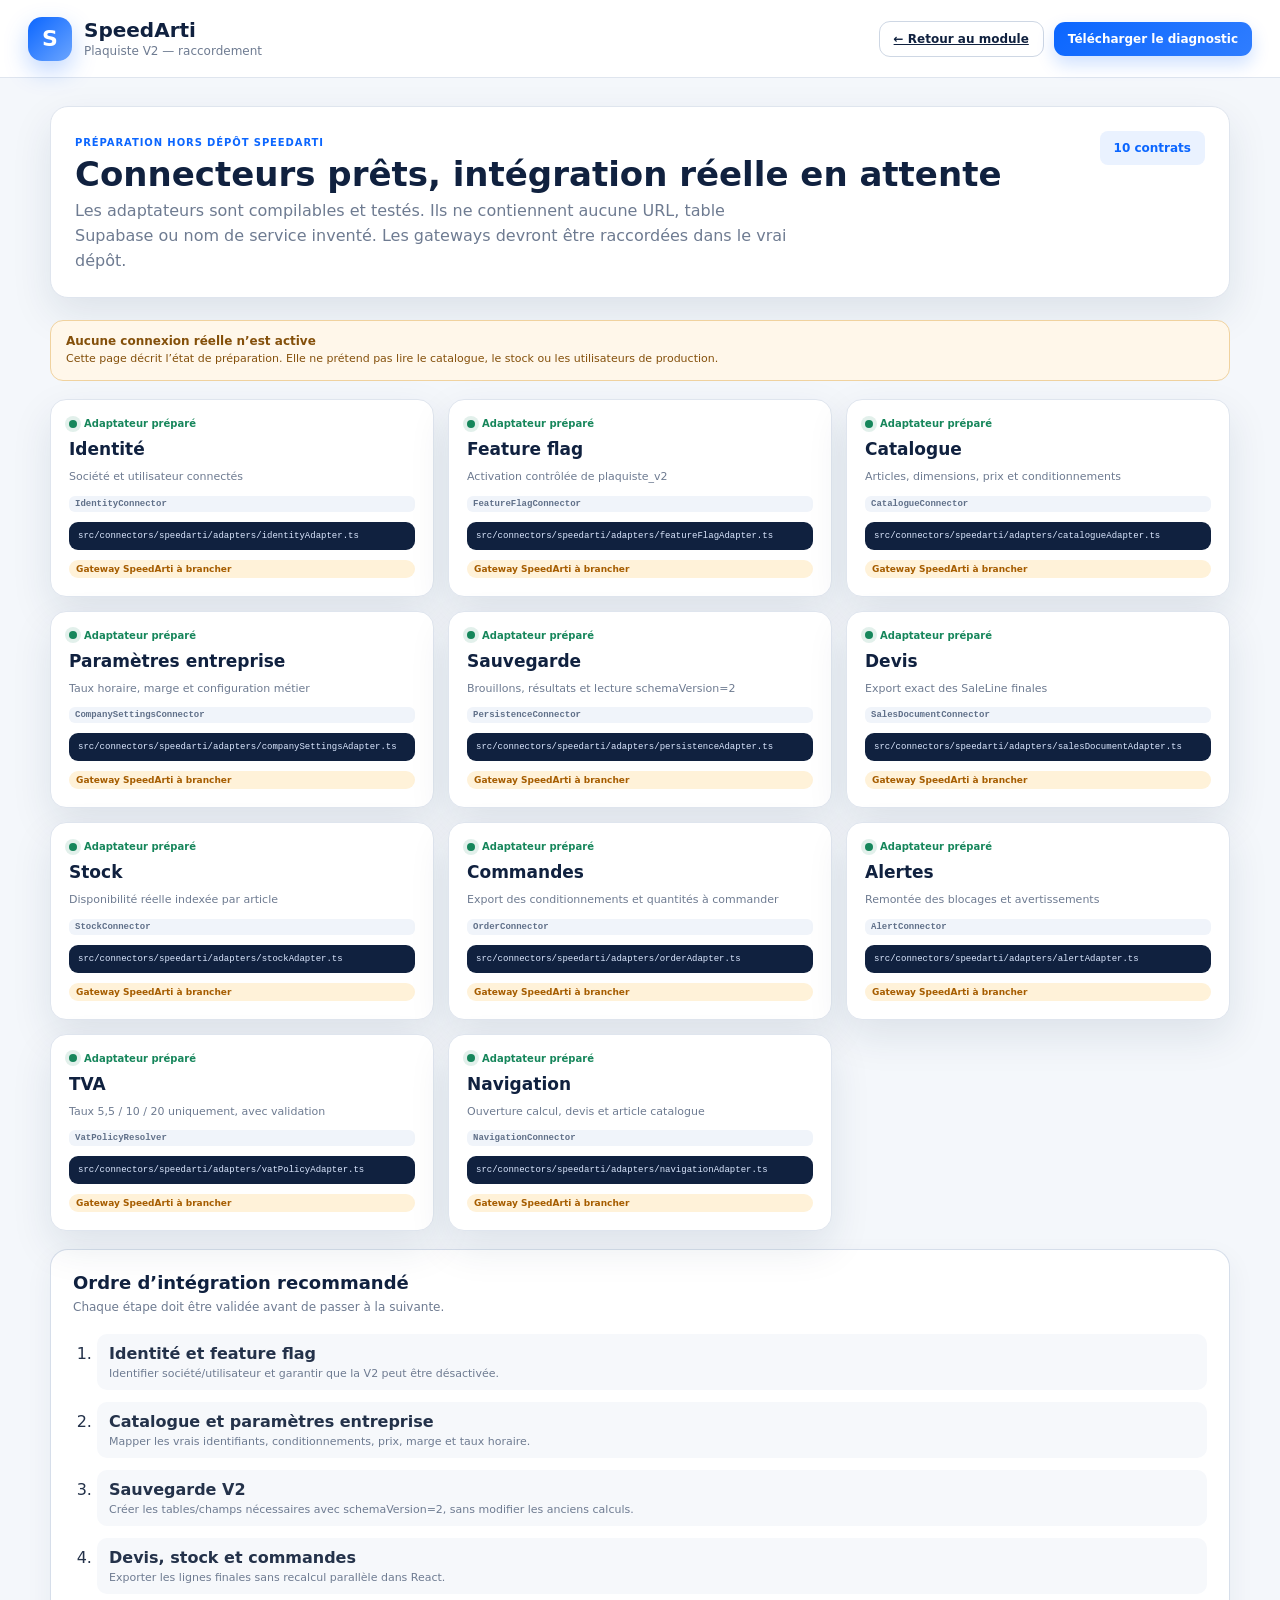
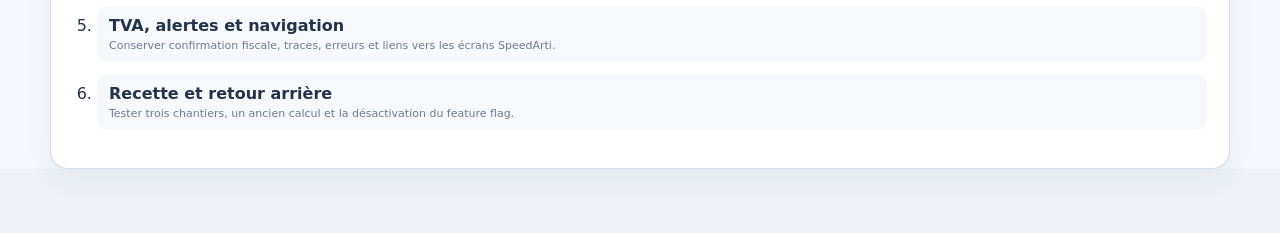
<file: connecteurs.html>
<!doctype html>
<html lang="fr">
<head>
  <meta charset="UTF-8" />
  <meta name="viewport" content="width=device-width, initial-scale=1.0" />
  <title>SpeedArti — Préparation des connecteurs Plaquiste</title>
  <style>
:root {
  --blue: #0b66ff;
  --blue-dark: #064cc4;
  --blue-soft: #eaf2ff;
  --navy: #10213f;
  --text: #24324a;
  --muted: #6e7b91;
  --line: #dfe5ee;
  --surface: #ffffff;
  --surface-soft: #f6f8fb;
  --success: #16865b;
  --warning: #a65d00;
  --danger: #c63838;
  --shadow: 0 16px 40px rgba(20, 45, 80, 0.10);
  --radius: 18px;
  font-family: Inter, ui-sans-serif, system-ui, -apple-system, BlinkMacSystemFont, "Segoe UI", sans-serif;
}

* { box-sizing: border-box; }
html { background: #eef2f7; }
body { margin: 0; color: var(--text); background: linear-gradient(180deg, #f8fbff 0, #eef2f7 100%); min-height: 100vh; }
button, input, select, textarea { font: inherit; }
button { cursor: pointer; }

.app-shell { min-height: 100vh; }
.topbar {
  height: 78px;
  background: rgba(255,255,255,.96);
  border-bottom: 1px solid var(--line);
  display: flex;
  align-items: center;
  justify-content: space-between;
  padding: 0 28px;
  position: sticky;
  top: 0;
  z-index: 50;
  backdrop-filter: blur(14px);
}
.brand-block { display: flex; align-items: center; gap: 12px; }
.brand-mark {
  width: 44px; height: 44px; border-radius: 14px;
  display: grid; place-items: center;
  background: linear-gradient(135deg, var(--blue), #6ba5ff);
  color: white; font-weight: 900; font-size: 22px;
  box-shadow: 0 10px 24px rgba(11,102,255,.26);
}
.brand-name { color: var(--navy); font-weight: 800; font-size: 20px; line-height: 1.1; }
.brand-subtitle { color: var(--muted); font-size: 12px; margin-top: 3px; }
.topbar-actions { display: flex; align-items: center; gap: 10px; }
.status-chip { display: inline-flex; align-items: center; gap: 7px; padding: 8px 11px; border-radius: 999px; background: #eefaf5; color: var(--success); font-size: 12px; font-weight: 700; }
.status-dot { width: 8px; height: 8px; border-radius: 50%; background: var(--success); box-shadow: 0 0 0 4px rgba(22,134,91,.12); }

.workspace { display: grid; grid-template-columns: 250px minmax(0, 1fr) 310px; min-height: calc(100vh - 78px); }
.sidebar { border-right: 1px solid var(--line); padding: 24px 18px; background: rgba(255,255,255,.58); }
.summary-panel { border-left: 1px solid var(--line); padding: 24px 18px; background: rgba(255,255,255,.45); }
.main-content { padding: 28px 32px 34px; min-width: 0; }

.project-card { padding: 16px; border-radius: 16px; background: linear-gradient(135deg, var(--navy), #1f3d70); color: white; margin-bottom: 24px; box-shadow: var(--shadow); }
.project-card .eyebrow { color: #b9c8e7; }
.project-card strong { display: block; margin: 6px 0; font-size: 15px; }
.project-card span:last-child { font-size: 12px; color: #d7e1f4; }
.eyebrow { text-transform: uppercase; letter-spacing: .09em; font-size: 10px; font-weight: 800; color: var(--blue); }

.stepper { display: flex; flex-direction: column; gap: 8px; }
.step-button { width: 100%; border: 0; background: transparent; display: grid; grid-template-columns: 34px 1fr; gap: 10px; align-items: center; padding: 10px; border-radius: 13px; text-align: left; color: var(--muted); }
.step-button:hover { background: rgba(255,255,255,.8); }
.step-button.active { background: var(--surface); color: var(--navy); box-shadow: 0 8px 22px rgba(25,55,90,.08); }
.step-button.done .step-index { background: var(--success); color: white; border-color: var(--success); }
.step-index { width: 32px; height: 32px; border-radius: 11px; display: grid; place-items: center; border: 1px solid var(--line); background: white; font-size: 12px; font-weight: 800; }
.step-button.active .step-index { background: var(--blue); border-color: var(--blue); color: white; }
.step-label strong { display: block; font-size: 13px; color: inherit; }
.step-label span { display: block; font-size: 11px; margin-top: 2px; }
.safety-note { margin-top: 28px; padding: 14px; border: 1px dashed #b7c6dc; border-radius: 14px; background: rgba(255,255,255,.65); }
.safety-note strong { color: var(--navy); font-size: 12px; }
.safety-note p { color: var(--muted); font-size: 11px; line-height: 1.5; margin: 6px 0 0; }

.step-content { max-width: 980px; margin: 0 auto; }
.page-head { display: flex; align-items: flex-start; justify-content: space-between; gap: 20px; margin-bottom: 22px; }
.page-head h1 { margin: 5px 0 6px; color: var(--navy); font-size: clamp(24px, 3vw, 34px); line-height: 1.12; }
.page-head p { margin: 0; color: var(--muted); max-width: 720px; line-height: 1.55; }
.step-number-pill { flex: 0 0 auto; padding: 10px 14px; border-radius: 999px; background: var(--blue-soft); color: var(--blue); font-size: 12px; font-weight: 800; }

.card { background: var(--surface); border: 1px solid rgba(210,219,232,.9); border-radius: var(--radius); box-shadow: 0 10px 28px rgba(26,49,82,.06); padding: 22px; margin-bottom: 18px; }
.card.compact { padding: 16px; }
.card-header { display: flex; justify-content: space-between; align-items: flex-start; gap: 18px; margin-bottom: 18px; }
.card-header h2, .card-header h3 { margin: 0; color: var(--navy); }
.card-header h2 { font-size: 18px; }
.card-header h3 { font-size: 15px; }
.card-header p { margin: 5px 0 0; color: var(--muted); font-size: 12px; line-height: 1.5; }

.form-grid { display: grid; grid-template-columns: repeat(12, 1fr); gap: 16px; }
.field { grid-column: span 6; min-width: 0; }
.field.span-4 { grid-column: span 4; }
.field.span-3 { grid-column: span 3; }
.field.span-8 { grid-column: span 8; }
.field.full { grid-column: 1 / -1; }
.field label { display: flex; align-items: center; gap: 8px; margin-bottom: 7px; font-size: 12px; font-weight: 750; color: var(--navy); }
.field-help { margin-top: 6px; color: var(--muted); font-size: 10px; line-height: 1.45; }
.field-tag { display: inline-flex; align-items: center; max-width: 100%; padding: 3px 6px; border-radius: 6px; background: #f0f4fa; color: #607089; font-family: ui-monospace, SFMono-Regular, Menlo, monospace; font-size: 9px; font-weight: 600; overflow: hidden; text-overflow: ellipsis; white-space: nowrap; }
.input, .select, .textarea { width: 100%; border: 1px solid #ccd5e2; background: #fff; color: var(--text); border-radius: 11px; padding: 11px 12px; outline: none; transition: .18s ease; }
.input:focus, .select:focus, .textarea:focus { border-color: var(--blue); box-shadow: 0 0 0 4px rgba(11,102,255,.10); }
.input.invalid, .select.invalid { border-color: var(--danger); box-shadow: 0 0 0 4px rgba(198,56,56,.08); }
.textarea { min-height: 88px; resize: vertical; }
.input-group { display: flex; }
.input-group .input { border-radius: 11px 0 0 11px; }
.input-suffix { border: 1px solid #ccd5e2; border-left: 0; border-radius: 0 11px 11px 0; padding: 0 12px; display: grid; place-items: center; background: #f6f8fb; color: var(--muted); font-size: 12px; }

.segmented { display: inline-flex; background: #f0f4fa; padding: 4px; border-radius: 12px; gap: 4px; width: 100%; }
.segmented button { flex: 1; border: 0; background: transparent; color: var(--muted); border-radius: 9px; padding: 9px 10px; font-size: 12px; font-weight: 700; }
.segmented button.active { background: white; color: var(--blue); box-shadow: 0 4px 12px rgba(38,62,90,.10); }
.check-row { display: flex; align-items: center; justify-content: space-between; gap: 18px; padding: 12px 0; border-bottom: 1px solid #edf0f4; }
.check-row:last-child { border-bottom: 0; }
.check-copy strong { display: block; font-size: 13px; color: var(--navy); }
.check-copy span { color: var(--muted); font-size: 11px; }
.switch { position: relative; width: 44px; height: 25px; flex: 0 0 auto; }
.switch input { opacity: 0; width: 0; height: 0; }
.switch-track { position: absolute; inset: 0; background: #c7d0dd; border-radius: 999px; transition: .2s; }
.switch-track::after { content: ""; position: absolute; width: 19px; height: 19px; left: 3px; top: 3px; background: white; border-radius: 50%; box-shadow: 0 2px 5px rgba(0,0,0,.2); transition: .2s; }
.switch input:checked + .switch-track { background: var(--blue); }
.switch input:checked + .switch-track::after { transform: translateX(19px); }

.btn { border: 0; border-radius: 11px; padding: 10px 14px; font-size: 12px; font-weight: 800; display: inline-flex; align-items: center; justify-content: center; gap: 7px; transition: .16s ease; }
.btn:hover { transform: translateY(-1px); }
.btn:active { transform: translateY(0); }
.btn-primary { color: white; background: linear-gradient(135deg, var(--blue), #2f7dff); box-shadow: 0 8px 18px rgba(11,102,255,.20); }
.btn-secondary { color: var(--navy); background: white; border: 1px solid #ced7e4; }
.btn-ghost { color: var(--blue); background: var(--blue-soft); }
.btn-danger { color: var(--danger); background: #fff0f0; }
.btn-small { padding: 7px 10px; font-size: 11px; }
.btn-block { width: 100%; margin-top: 18px; }

.item-tabs { display: flex; gap: 8px; flex-wrap: wrap; margin-bottom: 16px; }
.item-tab { border: 1px solid var(--line); background: #fff; color: var(--muted); border-radius: 11px; padding: 9px 12px; font-size: 11px; font-weight: 750; }
.item-tab.active { background: var(--navy); border-color: var(--navy); color: white; }
.item-tab .mini-status { display: inline-block; width: 6px; height: 6px; border-radius: 50%; margin-right: 5px; background: #9ba8ba; }
.item-tab.active .mini-status { background: #74f0bd; }
.wall-card { border: 1px solid #dfe5ee; border-radius: 15px; padding: 16px; margin-bottom: 12px; background: #fbfcfe; }
.wall-card-head { display: flex; justify-content: space-between; align-items: center; margin-bottom: 12px; }
.wall-card-head strong { color: var(--navy); font-size: 13px; }
.face-grid { display: grid; grid-template-columns: 1fr 1fr; gap: 14px; }
.face-card { border: 1px solid #dfe5ee; border-radius: 14px; padding: 15px; background: white; }
.face-card.disabled { opacity: .52; filter: grayscale(.2); }
.face-title { display: flex; justify-content: space-between; align-items: center; margin-bottom: 13px; }
.face-title strong { color: var(--navy); }

.inline-actions { display: flex; gap: 8px; flex-wrap: wrap; }
.empty-state { border: 1px dashed #b9c5d6; border-radius: 15px; padding: 28px; text-align: center; color: var(--muted); background: #fafcff; }
.empty-state strong { display: block; color: var(--navy); margin-bottom: 5px; }

.alert { border-radius: 13px; padding: 13px 15px; margin-bottom: 10px; display: flex; align-items: flex-start; gap: 10px; border: 1px solid transparent; }
.alert strong { display: block; font-size: 12px; margin-bottom: 3px; }
.alert p { margin: 0; font-size: 11px; line-height: 1.45; }
.alert.blocking { background: #fff1f1; border-color: #f2c2c2; color: #8e2727; }
.alert.warning { background: #fff7ea; border-color: #f0d29f; color: #84500b; }
.alert.info { background: #eef5ff; border-color: #c8dcff; color: #215798; }
.global-alert-host { max-width: 980px; margin: 0 auto; }

.summary-card { background: var(--surface); border: 1px solid var(--line); border-radius: var(--radius); padding: 20px; box-shadow: var(--shadow); }
.sticky-card { position: sticky; top: 102px; }
.summary-title-row { display: flex; justify-content: space-between; align-items: flex-start; }
.summary-title-row h2 { margin: 4px 0 0; color: var(--navy); font-size: 18px; }
.engine-badge { padding: 6px 9px; background: var(--blue-soft); color: var(--blue); border-radius: 8px; font-size: 10px; font-weight: 900; }
.metric-grid { display: grid; grid-template-columns: 1fr 1fr; gap: 10px; margin-top: 18px; }
.metric { padding: 12px; border-radius: 12px; background: var(--surface-soft); }
.metric span { display: block; font-size: 10px; color: var(--muted); }
.metric strong { display: block; margin-top: 5px; font-size: 16px; color: var(--navy); }
.summary-divider { height: 1px; background: var(--line); margin: 16px 0; }
.summary-list { display: grid; gap: 11px; }
.summary-list > div { display: flex; justify-content: space-between; font-size: 12px; }
.summary-list span { color: var(--muted); }
.summary-list strong { color: var(--navy); }
.summary-hint { margin: 12px 0 0; color: var(--muted); font-size: 10px; line-height: 1.5; }

.step-navigation { max-width: 980px; margin: 22px auto 0; display: flex; justify-content: space-between; align-items: center; }
.step-nav-right { display: flex; align-items: center; gap: 12px; }
.autosave-label { color: var(--muted); font-size: 10px; }

.result-hero { display: grid; grid-template-columns: 1.2fr .8fr; gap: 16px; margin-bottom: 18px; }
.total-card { background: linear-gradient(135deg, var(--navy), #27508d); border-radius: 18px; color: white; padding: 22px; box-shadow: var(--shadow); }
.total-card span { color: #b9c9e8; font-size: 11px; }
.total-card strong { display: block; font-size: 34px; margin: 7px 0 4px; }
.total-card small { color: #dbe4f4; }
.kpi-stack { display: grid; gap: 10px; }
.kpi-box { border-radius: 14px; border: 1px solid var(--line); background: white; padding: 14px; display: flex; justify-content: space-between; align-items: center; }
.kpi-box span { color: var(--muted); font-size: 11px; }
.kpi-box strong { color: var(--navy); }
.data-table { width: 100%; border-collapse: collapse; font-size: 11px; }
.data-table th { text-align: left; color: var(--muted); font-weight: 800; padding: 10px 9px; border-bottom: 1px solid var(--line); background: #f8fafc; }
.data-table td { padding: 10px 9px; border-bottom: 1px solid #edf0f4; vertical-align: top; }
.data-table tr:last-child td { border-bottom: 0; }
.money { text-align: right; font-variant-numeric: tabular-nums; white-space: nowrap; }
.badge { display: inline-flex; padding: 4px 7px; border-radius: 999px; font-size: 9px; font-weight: 800; }
.badge-success { background: #e8f7f1; color: var(--success); }
.badge-warning { background: #fff2d9; color: var(--warning); }
.badge-neutral { background: #edf1f6; color: #607089; }
.details { border: 1px solid var(--line); border-radius: 13px; overflow: hidden; margin-bottom: 10px; }
.details summary { padding: 13px 15px; cursor: pointer; font-weight: 750; color: var(--navy); background: #fbfcfe; }
.details-body { padding: 14px; border-top: 1px solid var(--line); }
.code-block { white-space: pre-wrap; word-break: break-word; background: #10213f; color: #dce8ff; border-radius: 12px; padding: 14px; max-height: 380px; overflow: auto; font: 10px/1.5 ui-monospace, SFMono-Regular, Menlo, monospace; }

.toast { position: fixed; right: 24px; bottom: 24px; z-index: 100; min-width: 260px; max-width: 420px; padding: 14px 16px; border-radius: 13px; box-shadow: 0 18px 48px rgba(17,34,61,.22); background: var(--navy); color: white; animation: toastIn .25s ease; }
.toast.success { background: #116b4a; }
.toast.error { background: #9c3030; }
@keyframes toastIn { from { transform: translateY(12px); opacity: 0; } to { transform: translateY(0); opacity: 1; } }

@media (max-width: 1180px) {
  .workspace { grid-template-columns: 220px minmax(0,1fr); }
  .summary-panel { display: none; }
}
@media (max-width: 820px) {
  .topbar { height: auto; min-height: 72px; padding: 12px 16px; }
  .topbar-actions .status-chip, #saveDraftBtn { display: none; }
  .brand-subtitle { display: none; }
  .workspace { display: block; }
  .sidebar { border-right: 0; border-bottom: 1px solid var(--line); padding: 12px 14px; overflow-x: auto; }
  .project-card, .safety-note { display: none; }
  .stepper { flex-direction: row; min-width: 700px; }
  .step-button { min-width: 110px; grid-template-columns: 28px 1fr; padding: 8px; }
  .step-index { width: 27px; height: 27px; border-radius: 9px; }
  .step-label span { display: none; }
  .main-content { padding: 20px 14px 28px; }
  .field, .field.span-4, .field.span-3, .field.span-8 { grid-column: 1 / -1; }
  .face-grid, .result-hero { grid-template-columns: 1fr; }
  .page-head { display: block; }
  .step-number-pill { display: inline-flex; margin-top: 12px; }
  .step-navigation { gap: 10px; }
  .step-nav-right { margin-left: auto; }
  .autosave-label { display: none; }
}
.is-hidden { display: none !important; }

/* V0.3.0 — écrans de validation métier et de préparation des connecteurs */
.compact-input { min-width: 150px; }
.compact-select { min-width: 130px; }
.utility-page { background: #f4f7fb; min-height: 100vh; }
.utility-topbar { position: sticky; top: 0; z-index: 30; }
.utility-main { width: min(1180px, calc(100% - 32px)); margin: 28px auto 64px; }
.utility-hero { max-width: none; background: white; border: 1px solid var(--line); border-radius: 18px; padding: 24px; box-shadow: var(--shadow); }
.progress-ring { width: 96px; height: 96px; flex: 0 0 96px; border-radius: 50%; display: grid; place-content: center; text-align: center; background: conic-gradient(var(--blue) 0 25%, #e9eff8 25% 100%); color: var(--navy); }
.progress-ring strong { font-size: 20px; }
.progress-ring span { color: var(--muted); font-size: 10px; }
.question-list { display: grid; gap: 16px; }
.question-card { background: white; border: 1px solid var(--line); border-radius: 18px; padding: 22px; box-shadow: var(--shadow); }
.question-card-head { display: flex; justify-content: space-between; align-items: flex-start; gap: 18px; margin-bottom: 16px; }
.question-card-head h2 { margin: 5px 0 0; font-size: 18px; color: var(--navy); }
.status-select { width: 180px; flex: 0 0 180px; }
.decision-grid { display: grid; grid-template-columns: 1fr 1fr; gap: 14px; margin-bottom: 18px; }
.decision-context, .decision-question { border-radius: 13px; padding: 14px; font-size: 12px; line-height: 1.55; }
.decision-context { background: #eef5ff; border: 1px solid #c8dcff; color: #215798; }
.decision-question { background: #fff7ea; border: 1px solid #f0d29f; color: #84500b; }
.decision-context p, .decision-question p { margin: 6px 0 0; }
.compact-textarea { min-height: 72px; }
.connector-grid { display: grid; grid-template-columns: repeat(3, 1fr); gap: 14px; margin: 18px 0; }
.connector-card { background: white; border: 1px solid var(--line); border-radius: 16px; padding: 18px; box-shadow: var(--shadow); display: flex; flex-direction: column; gap: 10px; }
.connector-card h2 { margin: 0; color: var(--navy); font-size: 17px; }
.connector-card p { margin: 0; color: var(--muted); line-height: 1.5; font-size: 11px; }
.connector-card code { font-size: 9px; background: #10213f; color: #dce8ff; padding: 9px; border-radius: 9px; overflow-wrap: anywhere; }
.connector-status { color: var(--success); font-size: 10px; font-weight: 800; display: flex; align-items: center; gap: 7px; }
.engine-badge.large { font-size: 12px; padding: 10px 14px; }
.integration-steps { display: grid; gap: 12px; padding-left: 24px; }
.integration-steps li { padding: 10px 12px; background: var(--surface-soft); border-radius: 10px; }
.integration-steps strong, .integration-steps span { display: block; }
.integration-steps span { margin-top: 4px; color: var(--muted); font-size: 11px; }
.toast-host { position: fixed; right: 18px; bottom: 18px; z-index: 100; }

@media (max-width: 980px) {
  .connector-grid { grid-template-columns: 1fr 1fr; }
  .utility-topbar .topbar-actions { flex-wrap: wrap; justify-content: flex-end; }
}
@media (max-width: 700px) {
  .utility-main { width: min(100% - 20px, 1180px); margin-top: 14px; }
  .decision-grid, .connector-grid { grid-template-columns: 1fr; }
  .question-card-head { display: block; }
  .status-select { width: 100%; margin-top: 12px; }
  .progress-ring { margin-top: 18px; }
  .utility-topbar { align-items: flex-start; }
  .utility-topbar .topbar-actions { width: 100%; justify-content: flex-start; }
}
@media print {
  .utility-topbar, .toast-host { display: none !important; }
  .utility-page { background: white; }
  .utility-main { width: 100%; margin: 0; }
  .question-card { break-inside: avoid; box-shadow: none; }
  .status-select, textarea, input { border: 1px solid #999 !important; }
}

</style>
</head>
<body class="utility-page">
  <header class="topbar utility-topbar">
    <div class="brand-block"><div class="brand-mark">S</div><div><div class="brand-name">SpeedArti</div><div class="brand-subtitle">Plaquiste V2 — raccordement</div></div></div>
    <div class="topbar-actions"><a class="btn btn-secondary" href="./index.html">← Retour au module</a><button class="btn btn-primary" id="downloadDiagnosticBtn" type="button">Télécharger le diagnostic</button></div>
  </header>
  <main class="utility-main">
    <section class="page-head utility-hero"><div><span class="eyebrow">Préparation hors dépôt SpeedArti</span><h1>Connecteurs prêts, intégration réelle en attente</h1><p>Les adaptateurs sont compilables et testés. Ils ne contiennent aucune URL, table Supabase ou nom de service inventé. Les gateways devront être raccordées dans le vrai dépôt.</p></div><span class="engine-badge large">10 contrats</span></section>
    <section class="alert warning"><div><strong>Aucune connexion réelle n’est active</strong><p>Cette page décrit l’état de préparation. Elle ne prétend pas lire le catalogue, le stock ou les utilisateurs de production.</p></div></section>
    <section id="connectorsGrid" class="connector-grid"></section>
    <section class="card">
      <div class="card-header"><div><h2>Ordre d’intégration recommandé</h2><p>Chaque étape doit être validée avant de passer à la suivante.</p></div></div>
      <ol class="integration-steps">
        <li><strong>Identité et feature flag</strong><span>Identifier société/utilisateur et garantir que la V2 peut être désactivée.</span></li>
        <li><strong>Catalogue et paramètres entreprise</strong><span>Mapper les vrais identifiants, conditionnements, prix, marge et taux horaire.</span></li>
        <li><strong>Sauvegarde V2</strong><span>Créer les tables/champs nécessaires avec schemaVersion=2, sans modifier les anciens calculs.</span></li>
        <li><strong>Devis, stock et commandes</strong><span>Exporter les lignes finales sans recalcul parallèle dans React.</span></li>
        <li><strong>TVA, alertes et navigation</strong><span>Conserver confirmation fiscale, traces, erreurs et liens vers les écrans SpeedArti.</span></li>
        <li><strong>Recette et retour arrière</strong><span>Tester trois chantiers, un ancien calcul et la désactivation du feature flag.</span></li>
      </ol>
    </section>
  </main>
  <script>
const connectors = [
  ['IdentityConnector', 'Identité', 'Société et utilisateur connectés', 'src/connectors/speedarti/adapters/identityAdapter.ts'],
  ['FeatureFlagConnector', 'Feature flag', 'Activation contrôlée de plaquiste_v2', 'src/connectors/speedarti/adapters/featureFlagAdapter.ts'],
  ['CatalogueConnector', 'Catalogue', 'Articles, dimensions, prix et conditionnements', 'src/connectors/speedarti/adapters/catalogueAdapter.ts'],
  ['CompanySettingsConnector', 'Paramètres entreprise', 'Taux horaire, marge et configuration métier', 'src/connectors/speedarti/adapters/companySettingsAdapter.ts'],
  ['PersistenceConnector', 'Sauvegarde', 'Brouillons, résultats et lecture schemaVersion=2', 'src/connectors/speedarti/adapters/persistenceAdapter.ts'],
  ['SalesDocumentConnector', 'Devis', 'Export exact des SaleLine finales', 'src/connectors/speedarti/adapters/salesDocumentAdapter.ts'],
  ['StockConnector', 'Stock', 'Disponibilité réelle indexée par article', 'src/connectors/speedarti/adapters/stockAdapter.ts'],
  ['OrderConnector', 'Commandes', 'Export des conditionnements et quantités à commander', 'src/connectors/speedarti/adapters/orderAdapter.ts'],
  ['AlertConnector', 'Alertes', 'Remontée des blocages et avertissements', 'src/connectors/speedarti/adapters/alertAdapter.ts'],
  ['VatPolicyResolver', 'TVA', 'Taux 5,5 / 10 / 20 uniquement, avec validation', 'src/connectors/speedarti/adapters/vatPolicyAdapter.ts'],
  ['NavigationConnector', 'Navigation', 'Ouverture calcul, devis et article catalogue', 'src/connectors/speedarti/adapters/navigationAdapter.ts'],
];

document.querySelector('#connectorsGrid').innerHTML = connectors.map(([contract, title, description, file]) => `<article class="connector-card"><div class="connector-status"><span class="status-dot"></span>Adaptateur préparé</div><h2>${title}</h2><p>${description}</p><span class="field-tag">${contract}</span><code>${file}</code><div class="badge badge-warning">Gateway SpeedArti à brancher</div></article>`).join('');

document.querySelector('#downloadDiagnosticBtn').addEventListener('click', () => {
  const report = {
    module: 'plaquiste-v2', version: '0.3.0', generatedAt: new Date().toISOString(),
    driveCodeModified: false, githubRepositoryAvailable: false,
    status: 'adapters_ready_gateways_not_connected',
    connectors: connectors.map(([contract, title, description, file]) => ({ contract, title, description, file, adapterReady: true, productionGatewayConnected: false })),
    blockingForProduction: ['Accès au dépôt GitHub SpeedArti', 'Schéma Supabase réel', 'Services catalogue/devis/stock existants', 'Recette dans l’application réelle'],
  };
  const url = URL.createObjectURL(new Blob([JSON.stringify(report, null, 2)], { type: 'application/json' }));
  const anchor = document.createElement('a'); anchor.href = url; anchor.download = 'Diagnostic_connecteurs_Plaquiste_v0.3.0.json'; anchor.click(); URL.revokeObjectURL(url);
});

</script>
</body>
</html>
</file>
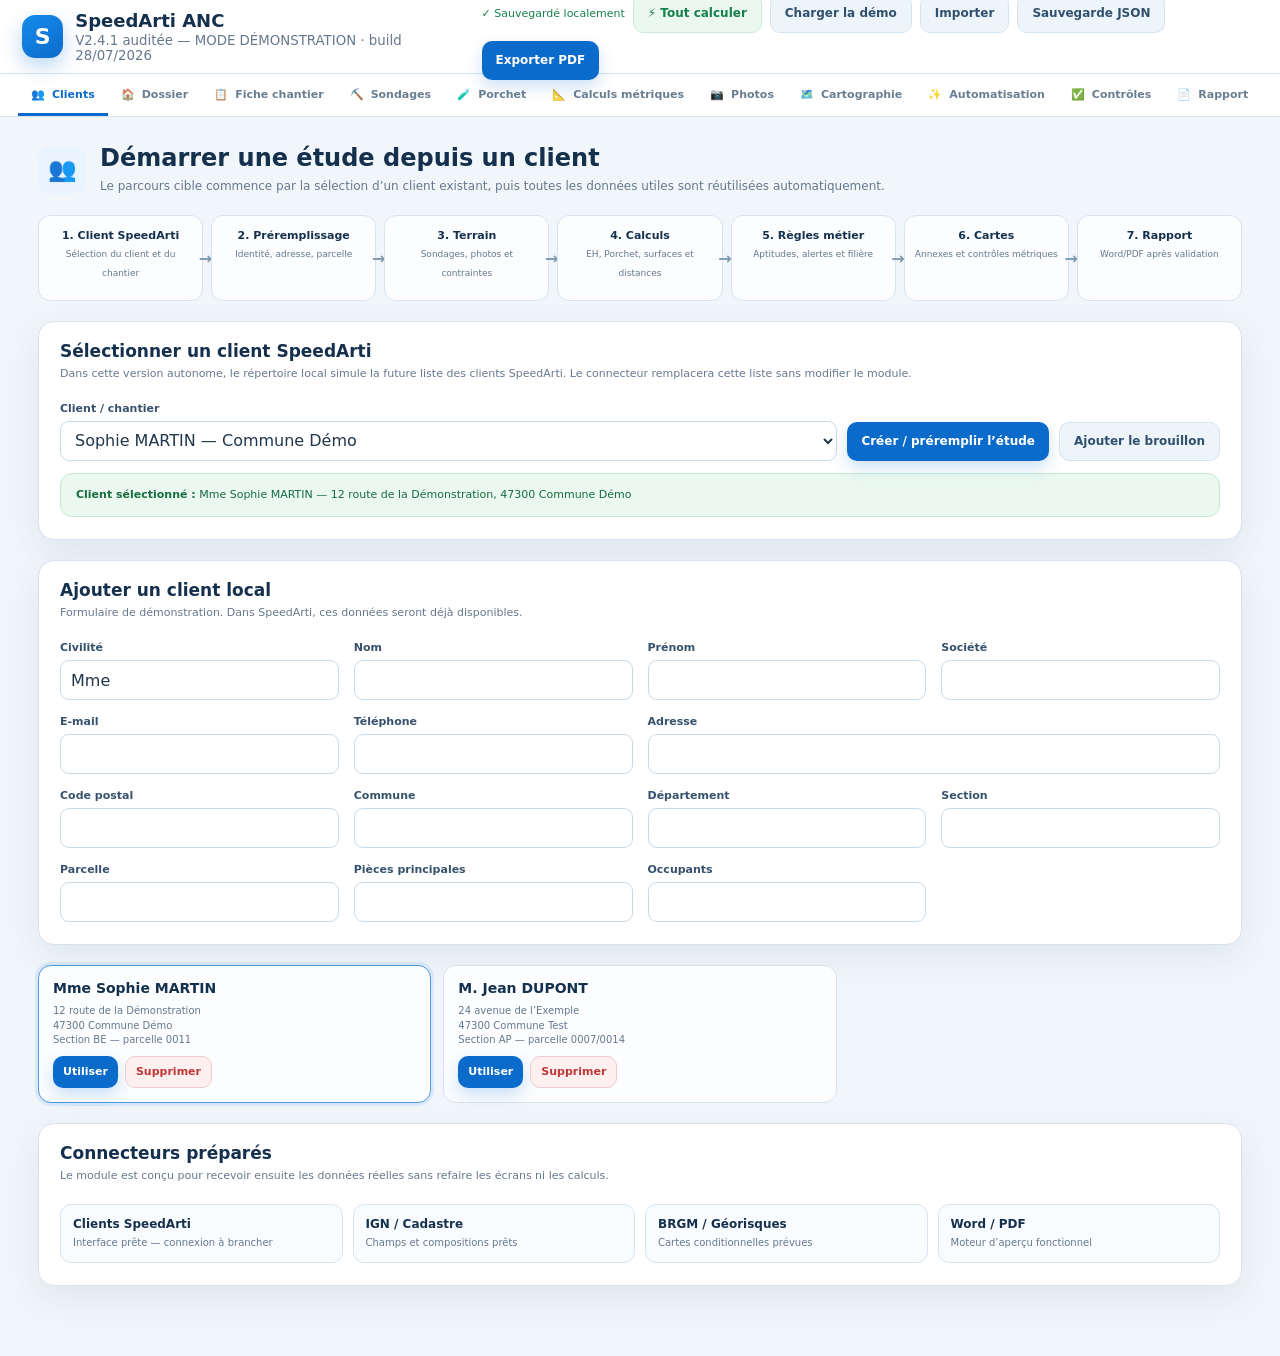
<file: speedarti-anc-v241.html>
<!DOCTYPE html>

<html lang="fr">
<head>
<meta charset="utf-8"/>
<meta content="width=device-width, initial-scale=1" name="viewport"/>
<meta content="#0b6bcb" name="theme-color"/>
<meta content="SpeedArti ANC — module autonome de création de rapports ANC" name="description"/>
<title>SpeedArti ANC — V2.4.1 auditée</title>
<style>:root{
  --blue:#0b6bcb;--blue2:#168ceb;--navy:#15304d;--ink:#24364a;--muted:#66788d;
  --bg:#f1f6fb;--surface:#fff;--line:#d7e3ee;--soft:#eaf4ff;--green:#17804a;--orange:#b86a08;--red:#bf3636;
  --radius:16px;--shadow:0 12px 35px rgba(31,64,98,.09)
}
*{box-sizing:border-box}html,body{margin:0;min-height:100%;font-family:Inter,ui-sans-serif,system-ui,-apple-system,"Segoe UI",sans-serif;color:var(--ink);background:var(--bg)}button,input,select,textarea{font:inherit}button{cursor:pointer}img{max-width:100%}
.app{min-height:100vh}.topbar{position:sticky;top:0;z-index:50;height:74px;background:rgba(255,255,255,.96);backdrop-filter:blur(12px);border-bottom:1px solid var(--line);display:flex;align-items:center;justify-content:space-between;padding:12px 22px;gap:16px}.brand{display:flex;align-items:center;gap:12px}.brand-mark{width:43px;height:43px;border-radius:13px;background:linear-gradient(145deg,var(--blue2),var(--blue));color:white;display:grid;place-items:center;font-size:22px;font-weight:900;box-shadow:0 8px 20px rgba(11,107,203,.28)}.brand strong{display:block;font-size:18px;color:var(--navy)}.brand small{display:block;color:var(--muted);margin-top:2px}.top-actions{display:flex;align-items:center;gap:8px;flex-wrap:wrap}.save-state{font-size:11px;color:var(--green);min-width:96px;text-align:right}.btn{border:0;border-radius:10px;min-height:39px;padding:0 14px;display:inline-flex;align-items:center;justify-content:center;gap:7px;font-size:12px;font-weight:800}.btn.primary{background:var(--blue);color:#fff;box-shadow:0 7px 16px rgba(11,107,203,.2)}.btn.secondary{background:#edf4fa;color:#31506d;border:1px solid #d6e4ef}.btn.ghost{background:transparent;color:#557087}.btn.danger{background:#fff0f0;color:var(--red);border:1px solid #efcccc}.btn.success{background:#eaf8f0;color:var(--green);border:1px solid #c9ead7}.btn.small{min-height:32px;padding:0 10px;font-size:11px}.btn:disabled{opacity:.55;cursor:not-allowed}
.tabs{position:sticky;top:74px;z-index:45;background:white;border-bottom:1px solid var(--line);display:flex;overflow:auto;padding:0 18px}.tab{border:0;background:transparent;color:#6a7e91;padding:14px 13px 12px;border-bottom:3px solid transparent;display:flex;align-items:center;gap:7px;white-space:nowrap;font-size:11px;font-weight:800}.tab.active{color:var(--blue);border-bottom-color:var(--blue)}
.main{max-width:1540px;margin:auto;padding:27px clamp(14px,3vw,38px) 70px}.section{display:none}.section.active{display:grid;gap:20px}.section-head{display:flex;align-items:center;gap:14px}.section-icon{width:48px;height:48px;border-radius:14px;background:var(--soft);color:var(--blue);display:grid;place-items:center;font-size:23px;flex:none}.section-head>div{flex:1}.section-head h1{margin:0;color:var(--navy);font-size:24px}.section-head p{margin:5px 0 0;color:var(--muted);font-size:12px;line-height:1.5;max-width:960px}.section-actions{display:flex;gap:8px;flex-wrap:wrap}
.card{background:white;border:1px solid var(--line);border-radius:var(--radius);box-shadow:var(--shadow);overflow:hidden}.card-head{padding:19px 21px 0;display:flex;justify-content:space-between;align-items:flex-start;gap:18px}.card-head h2{margin:0;color:var(--navy);font-size:17px}.card-head p{margin:5px 0 0;color:var(--muted);font-size:11px;line-height:1.45}.card-body{padding:20px 21px 22px}.grid{display:grid;gap:15px}.g2{grid-template-columns:repeat(2,minmax(0,1fr))}.g3{grid-template-columns:repeat(3,minmax(0,1fr))}.g4{grid-template-columns:repeat(4,minmax(0,1fr))}.span2{grid-column:span 2}.span3{grid-column:span 3}.field{display:flex;flex-direction:column;gap:6px;min-width:0}.field label,.field-title{font-size:11px;font-weight:800;color:#36516d}.field small{font-size:10px;color:var(--muted);line-height:1.35}.input,.select,.textarea{width:100%;border:1px solid #cad9e6;border-radius:9px;background:white;color:#20364b;outline:0}.input,.select{height:40px;padding:0 10px}.textarea{min-height:84px;padding:10px;resize:vertical;line-height:1.45}.input:focus,.select:focus,.textarea:focus{border-color:#57a3e9;box-shadow:0 0 0 3px rgba(11,107,203,.11)}.toggle{display:flex;justify-content:space-between;gap:14px;align-items:center;padding:9px 0}.toggle strong{display:block;font-size:12px}.toggle small{display:block;font-size:10px;color:var(--muted);margin-top:2px}.switch{width:42px;height:24px;border-radius:999px;background:#c6d4e0;padding:3px;transition:.2s;flex:none}.switch i{display:block;width:18px;height:18px;border-radius:50%;background:white;box-shadow:0 2px 5px rgba(0,0,0,.18);transition:.2s}.toggle.on .switch{background:var(--blue)}.toggle.on .switch i{transform:translateX(18px)}
.notice{border-radius:12px;padding:13px 15px;font-size:11px;line-height:1.5}.notice.info{background:#eaf4ff;border:1px solid #cce5fb;color:#245f91}.notice.warn{background:#fff5e5;border:1px solid #f0dbb7;color:#87520e}.notice.good{background:#eaf8ef;border:1px solid #c8e8d5;color:#176c40}.notice.bad{background:#fff0f0;border:1px solid #efcdcd;color:#9f3030}.stats{display:grid;grid-template-columns:repeat(4,1fr);gap:12px}.stat{background:white;border:1px solid var(--line);border-radius:13px;padding:16px;box-shadow:0 6px 18px rgba(31,64,98,.05)}.stat strong{display:block;font-size:22px;color:var(--navy)}.stat span{font-size:10px;color:var(--muted)}
.constraint-list{display:grid;gap:11px}.constraint{border:1px solid #dfe9f1;background:#fbfdff;border-radius:11px;padding:12px;display:grid;grid-template-columns:190px 105px 1fr 1fr 135px;gap:10px;align-items:center}.constraint strong{font-size:12px;color:#304a64}
.item-list{display:grid;gap:14px}.item-card{border:1px solid #dbe6ef;border-radius:13px;background:#fbfdff;overflow:hidden}.item-card-head{padding:12px 14px;background:#f4f8fb;border-bottom:1px solid #e0e9f0;display:flex;align-items:center;justify-content:space-between}.item-card-head strong{color:#2b4965}.item-card-body{padding:14px}.horizon{display:grid;grid-template-columns:26px repeat(5,minmax(0,1fr)) 34px;gap:9px;align-items:end;padding:10px;border:1px solid #e1e9f0;border-radius:10px;background:white;margin-top:9px}.horizon-num{width:25px;height:25px;border-radius:7px;background:var(--soft);color:var(--blue);font-size:10px;font-weight:900;display:grid;place-items:center}.horizon .field label{font-size:9px}.horizon .input,.horizon .select{height:34px;font-size:10px}.horizon-details{grid-column:2/-2;display:grid;grid-template-columns:repeat(5,minmax(0,1fr));gap:9px}.icon-btn{width:33px;height:33px;border:0;border-radius:8px;background:#edf3f8;color:#526d85;display:grid;place-items:center}.icon-btn.red{background:#fff0f0;color:var(--red)}
.map-catalog{display:grid;grid-template-columns:repeat(3,minmax(0,1fr));gap:13px}.map-card{border:1px solid var(--line);border-radius:13px;background:white;overflow:hidden;box-shadow:0 5px 17px rgba(31,64,98,.05)}.map-preview{aspect-ratio:16/10;background:linear-gradient(135deg,#e6efe4,#c9d8e7);position:relative;display:grid;place-items:center;overflow:hidden}.map-preview img{width:100%;height:100%;object-fit:cover}.map-placeholder{padding:20px;text-align:center;color:#4d6d86}.map-placeholder strong{display:block}.map-placeholder small{display:block;margin-top:5px}.map-grid-lines{position:absolute;inset:0;background-image:linear-gradient(rgba(255,255,255,.4) 1px,transparent 1px),linear-gradient(90deg,rgba(255,255,255,.4) 1px,transparent 1px);background-size:34px 34px}.north{position:absolute;right:14px;bottom:14px;width:42px;height:42px;border:2px solid #d84444;border-radius:50%;background:rgba(255,255,255,.88);display:grid;place-items:center;color:#d84444;font-weight:900}.scale-bar{position:absolute;left:14px;bottom:15px;background:rgba(255,255,255,.9);padding:5px 8px;border-radius:5px;font-size:9px;font-weight:800;border-left:50px solid #223}.map-card-body{padding:13px}.map-card-body h3{font-size:13px;margin:0;color:#294763}.map-card-body p{font-size:10px;color:var(--muted);min-height:30px}.chip-row{display:flex;justify-content:space-between;align-items:center;margin-bottom:8px}.chip{font-size:9px;font-weight:900;border-radius:999px;padding:4px 7px}.chip.mandatory{background:#e8f7ee;color:#167443}.chip.conditional{background:#fff4df;color:#98600c}.chip.optional{background:#edf2f7;color:#60758a}.map-fields{display:grid;grid-template-columns:1fr 1fr;gap:8px;margin-top:10px}.map-fields .input,.map-fields .select{height:34px;font-size:10px}.map-buttons{display:flex;gap:7px;margin-top:10px;flex-wrap:wrap}
.automation-grid{display:grid;grid-template-columns:repeat(4,1fr);gap:12px}.auto-box{border:1px solid var(--line);border-radius:12px;background:#fafdff;padding:14px}.auto-box strong{font-size:21px;color:var(--blue);display:block}.auto-box span{font-size:10px;color:var(--muted)}.reg-list{display:grid;gap:8px}.reg-row{display:grid;grid-template-columns:40px 1fr 230px;gap:10px;align-items:center;border-bottom:1px solid #edf2f6;padding:8px 0}.reg-row .check{width:20px;height:20px}.maintenance-grid{display:grid;grid-template-columns:repeat(3,1fr);gap:8px}.maintenance-grid .toggle{padding:10px;border:1px solid #e0e9f1;border-radius:10px;background:#fbfdff}.annex-box{border:1px dashed #7ea9d1;background:#f4f9ff;border-radius:12px;padding:14px}
.validation-summary{display:grid;grid-template-columns:repeat(4,1fr);gap:12px}.validation-list{display:grid;gap:9px}.issue{display:grid;grid-template-columns:92px 150px 1fr;gap:10px;align-items:center;border-radius:10px;padding:10px 12px;font-size:11px}.issue.error{background:#fff0f0;color:#9b3030}.issue.warning{background:#fff6e8;color:#8b570f}.issue.info{background:#eaf4ff;color:#275f90}.issue .sev{font-weight:900;text-transform:uppercase;font-size:9px}.issue .where{font-weight:800}
.report-controls{display:grid;grid-template-columns:1fr 320px;gap:18px}.report-toggle-list{display:grid;gap:4px}.report-shell{background:#dfe7ee;border:1px solid #c5d2dd;border-radius:14px;padding:22px;overflow:auto}.report-doc{display:grid;gap:22px;justify-content:center}.a4{width:210mm;min-height:297mm;background:white;box-shadow:0 8px 28px rgba(0,0,0,.18);position:relative;padding:17mm 16mm 18mm;overflow:hidden;color:#222;font-family:Arial,Helvetica,sans-serif}.page-head{position:absolute;left:16mm;right:16mm;top:7mm;display:flex;justify-content:space-between;font-size:7.5pt;color:#6e7e69}.page-foot{position:absolute;left:16mm;right:16mm;bottom:7mm;display:flex;justify-content:space-between;gap:15px;font-size:7pt;color:#7c8b76;border-top:1px solid #e1e7dc;padding-top:2.5mm}.a4 h1{font-size:17pt;color:#334d25;margin:0 0 7mm}.a4 h2{font-size:12pt;color:#6452a4;margin:6mm 0 3mm}.a4 h3{font-size:10pt;color:#314b62}.a4 p,.a4 li{font-size:9.2pt;line-height:1.45}.cover{padding:14mm 18mm;display:flex;flex-direction:column}.cover-brand{display:flex;justify-content:space-between;align-items:flex-start}.cover-logo{display:flex;align-items:center;gap:8mm}.cover-logo-mark{width:22mm;height:22mm;border-radius:7mm;background:linear-gradient(145deg,var(--blue2),var(--blue));color:#fff;display:grid;place-items:center;font-weight:900;font-size:18pt}.cover-company{text-align:right;font-size:8.5pt;line-height:1.45}.cover-title{text-align:center;margin-top:12mm}.cover-title h1{font-size:22pt;color:#111;text-transform:uppercase;line-height:1.12}.cover-client{text-align:center;margin:7mm 0 4mm}.cover-client strong{font-size:13pt}.cover-photo{width:100%;height:82mm;object-fit:cover;border:1px solid #d2d2d2;margin:5mm 0}.cover-photo-placeholder{height:82mm;background:#edf2f3;border:1px dashed #aab7bc;display:grid;place-items:center;color:#718189;margin:5mm 0}.cover-bottom{text-align:center;margin-top:auto}.cover-bottom .dates{display:flex;justify-content:center;gap:10mm;font-size:9pt}.cover-bottom .bureau{margin-top:8mm;color:#77a94e;font-size:8pt}.toc{border:14mm solid #8ddb5a;padding:8mm;min-height:240mm}.toc h1{text-align:center;font-size:20pt}.toc-row{display:flex;align-items:flex-end;gap:4px;font-size:9pt;margin:3.5mm 0}.toc-row i{flex:1;border-bottom:1px dotted #666}.data-table{width:100%;border-collapse:collapse;margin:3mm 0}.data-table th,.data-table td{border:1px solid #9aa4aa;padding:2.4mm 3mm;font-size:8.5pt;vertical-align:top}.data-table th{width:34%;text-align:left;background:#f3f6f7}.green-table th,.green-table td{background:#d8f1be}.report-map{margin:4mm 0}.report-map img,.report-map-placeholder{width:100%;height:112mm;object-fit:cover;border:1px solid #b6c1c7}.report-map-placeholder{background:linear-gradient(135deg,#e1eee0,#c5d7e7);position:relative;display:grid;place-items:center;text-align:center;color:#486779}.report-map-placeholder:after{content:"";position:absolute;inset:0;background-image:linear-gradient(rgba(255,255,255,.45) 1px,transparent 1px),linear-gradient(90deg,rgba(255,255,255,.45) 1px,transparent 1px);background-size:40px 40px}.report-map-placeholder span{position:relative;z-index:2;font-weight:800}.report-map-meta{display:flex;justify-content:space-between;gap:10px;font-size:7pt;color:#667;margin-top:1.5mm}.photo-pair{display:grid;grid-template-columns:1fr 1fr;gap:4mm}.photo-pair figure{margin:0}.photo-pair img,.photo-placeholder{width:100%;height:70mm;object-fit:cover;border:1px solid #d1d9de}.photo-placeholder{background:#edf3f5;display:grid;place-items:center;color:#74858e}.photo-pair figcaption{font-size:7.5pt;text-align:center;margin-top:1mm}.eh-badge{width:90mm;margin:12mm auto;border:3px solid #7bc947;border-radius:8mm;padding:8mm;text-align:center;background:#f4ffe9}.eh-badge span{display:block;font-size:10pt}.eh-badge strong{display:block;font-size:30pt;color:#db3d3d;margin-top:3mm}.bore-layout{display:grid;grid-template-columns:60mm 1fr;gap:8mm}.bore-column{height:190mm;border:2px solid #333;position:relative;background:white}.bore-layer{position:absolute;left:0;right:0;border-bottom:1px solid #333;display:flex;align-items:center;justify-content:center;text-align:center;font-size:7pt;font-weight:700}.pat-dots{background-color:#7a6040;background-image:radial-gradient(#fff 1px,transparent 1px);background-size:6px 6px;color:#fff}.pat-waves{background-color:#dbc18d;background-image:repeating-radial-gradient(ellipse at 50% 0,transparent 0,transparent 5px,rgba(50,40,20,.32) 6px,transparent 7px);background-size:16px 11px}.pat-cross{background-color:#d7c9b4;background-image:linear-gradient(45deg,rgba(40,30,20,.25) 25%,transparent 25%),linear-gradient(-45deg,rgba(40,30,20,.25) 25%,transparent 25%);background-size:12px 12px}.pat-lines{background:repeating-linear-gradient(0deg,#fff,#fff 8px,#555 9px,#555 10px)}.bore-table{width:100%;border-collapse:collapse}.bore-table th,.bore-table td{border:1px solid #999;padding:2mm;font-size:7.7pt;vertical-align:top}.highlight{background:#eef8e4;border-left:5px solid #79b84b;padding:4mm;white-space:pre-line;font-size:8.8pt;line-height:1.5}.tech-svg{width:100%;height:auto;max-height:185mm}.solution-table{width:100%;border-collapse:collapse}.solution-table th,.solution-table td{border:1px solid #7ea85b;padding:4mm;background:#d9f1c2;font-size:9pt;vertical-align:top}.solution-table th{background:#65a331;color:#fff}.maint-grid{display:grid;grid-template-columns:1fr 1fr;gap:4mm}.maint-grid article{border:1px solid #cfd8dd;border-radius:3mm;padding:4mm;background:#fafcfd}.maint-grid strong{color:#315c34}.synthesis-table th{width:26%}.photo-grid-report{display:grid;grid-template-columns:1fr 1fr;gap:5mm}.photo-grid-report figure{margin:0}.photo-grid-report img{height:83mm;width:100%;object-fit:cover}.photo-grid-report figcaption{font-size:8pt}.annex-diagram{width:100%;height:150mm}.code-note{font-size:10px;color:var(--muted);margin-top:10px}
.map-modal{position:fixed;inset:0;background:rgba(12,27,43,.72);z-index:100;display:none;align-items:center;justify-content:center;padding:18px}.map-modal.open{display:flex}.map-dialog{width:min(1100px,98vw);max-height:96vh;background:white;border-radius:16px;overflow:auto}.map-dialog-head{display:flex;justify-content:space-between;align-items:center;padding:14px 16px;border-bottom:1px solid var(--line)}.map-dialog-body{display:grid;grid-template-columns:230px 1fr;gap:14px;padding:15px}.map-tools{display:grid;gap:8px;align-content:start}.canvas-wrap{background:#e5ebef;border:1px solid #bdcbd5;overflow:auto}.canvas-wrap canvas{display:block;max-width:100%;height:auto;background:white}.tool-active{background:var(--blue)!important;color:white!important}
@media(max-width:1050px){.g4,.stats,.automation-grid,.validation-summary{grid-template-columns:repeat(2,1fr)}.map-catalog{grid-template-columns:repeat(2,1fr)}.constraint{grid-template-columns:1fr 110px}.constraint .input:nth-last-child(-n+2){grid-column:span 1}.report-controls{grid-template-columns:1fr}.horizon{grid-template-columns:26px repeat(3,minmax(0,1fr)) 34px}.horizon-details{grid-template-columns:repeat(3,minmax(0,1fr))}.map-dialog-body{grid-template-columns:1fr}.map-tools{grid-template-columns:repeat(4,1fr)}}
@media(max-width:720px){.topbar{height:auto;align-items:flex-start}.top-actions{justify-content:flex-end}.tabs{top:91px}.main{padding:18px 10px 50px}.section-head{align-items:flex-start;flex-wrap:wrap}.section-actions{width:100%}.g2,.g3,.g4,.stats,.automation-grid,.validation-summary,.map-catalog,.maintenance-grid{grid-template-columns:1fr}.span2,.span3{grid-column:auto}.constraint{grid-template-columns:1fr}.horizon{grid-template-columns:26px 1fr 1fr 34px}.horizon-details{grid-template-columns:1fr 1fr}.a4{transform-origin:top left}.report-shell{padding:8px}.reg-row{grid-template-columns:35px 1fr}.reg-row .input{grid-column:2}.map-tools{grid-template-columns:repeat(2,1fr)}}
@media print{body{background:white}.topbar,.tabs,.main>.section:not(#report),#report .section-head,#report .report-controls,#report .card>.card-head{display:none!important}.main{padding:0;max-width:none}#report{display:block!important}.report-shell{padding:0;border:0;background:white}.report-doc{gap:0}.a4{box-shadow:none;page-break-after:always;margin:0;width:210mm;min-height:297mm}.card{border:0;box-shadow:none}.card-body{padding:0}}

/* V2.4.1 auditée — clients, calcul Porchet et contrôles métriques */
.client-toolbar{display:grid;grid-template-columns:minmax(260px,1fr) auto auto;gap:10px;align-items:end}.client-list{display:grid;grid-template-columns:repeat(3,minmax(0,1fr));gap:12px}.client-card{border:1px solid var(--line);border-radius:13px;padding:14px;background:#fbfdff;display:grid;gap:8px}.client-card.active{border-color:#4b9be2;box-shadow:0 0 0 3px rgba(11,107,203,.1)}.client-card h3{margin:0;color:var(--navy);font-size:14px}.client-card p{margin:0;color:var(--muted);font-size:10px;line-height:1.45}.client-card-actions{display:flex;gap:7px;flex-wrap:wrap}.connector-strip{display:grid;grid-template-columns:repeat(4,1fr);gap:10px}.connector{border:1px solid var(--line);border-radius:11px;padding:12px;background:#f9fcff}.connector strong{display:block;color:var(--navy);font-size:12px}.connector span{font-size:10px;color:var(--muted)}
.metric-layout{display:grid;grid-template-columns:minmax(0,1.3fr) minmax(340px,.7fr);gap:16px}.metric-plan{width:100%;min-height:500px;background:#eef4e8;border:1px solid #b9cbb0;border-radius:14px}.metric-object-grid{display:grid;grid-template-columns:repeat(2,minmax(0,1fr));gap:10px}.metric-object{border:1px solid #dde7ee;border-radius:11px;padding:11px;background:#fbfdff}.metric-object h3{font-size:12px;margin:0 0 8px;color:#2e4c67}.metric-results{display:grid;grid-template-columns:repeat(5,minmax(0,1fr));gap:10px}.metric-result{border-radius:12px;padding:13px;border:1px solid var(--line);background:#fff}.metric-result strong{display:block;font-size:19px;color:var(--navy)}.metric-result span{font-size:9px;color:var(--muted)}.metric-result.ok{background:#eef9f2;border-color:#bfe5cc}.metric-result.fail{background:#fff0f0;border-color:#edc5c5}.metric-result.warn{background:#fff7e8;border-color:#efd9af}.metric-legend{display:flex;gap:12px;flex-wrap:wrap;font-size:10px;color:var(--muted)}.metric-legend i{width:10px;height:10px;border-radius:50%;display:inline-block;margin-right:4px}.formula-box{background:#f5f9fd;border:1px solid #d7e5f2;border-radius:12px;padding:13px;font-size:11px;line-height:1.55}.formula-box code{font-size:11px;color:#174c78}.porchet-header{display:grid;grid-template-columns:repeat(5,minmax(0,1fr));gap:10px;margin-bottom:13px}.porchet-kpis{display:grid;grid-template-columns:repeat(4,minmax(0,1fr));gap:9px;margin:12px 0}.porchet-kpi{border:1px solid var(--line);border-radius:11px;padding:11px;background:#fff}.porchet-kpi strong{display:block;font-size:18px;color:var(--blue)}.porchet-kpi span{font-size:9px;color:var(--muted)}.reading-table{width:100%;border-collapse:collapse;margin-top:12px}.reading-table th,.reading-table td{border:1px solid #d9e4ec;padding:7px;font-size:10px}.reading-table th{background:#f3f7fa;text-align:left}.reading-table .input{height:32px;font-size:10px}.calc-pill{display:inline-flex;padding:4px 8px;border-radius:999px;font-size:9px;font-weight:900}.calc-pill.ok{background:#e6f7ed;color:#16713e}.calc-pill.warn{background:#fff4dd;color:#905a08}.calc-pill.bad{background:#ffeaea;color:#a63030}.auto-flow{display:grid;grid-template-columns:repeat(7,minmax(0,1fr));gap:8px}.flow-step{position:relative;border:1px solid var(--line);border-radius:12px;padding:13px 10px;background:#fbfdff;text-align:center;min-height:86px}.flow-step:not(:last-child):after{content:'→';position:absolute;right:-10px;top:33px;color:#7f98ad;font-weight:900}.flow-step strong{display:block;font-size:11px;color:var(--navy)}.flow-step span{font-size:9px;color:var(--muted)}
@media(max-width:1000px){.client-list{grid-template-columns:1fr 1fr}.metric-layout{grid-template-columns:1fr}.metric-results{grid-template-columns:1fr 1fr}.auto-flow{grid-template-columns:1fr 1fr 1fr}.flow-step:after{display:none}.porchet-header{grid-template-columns:1fr 1fr}.connector-strip{grid-template-columns:1fr 1fr}}
@media(max-width:650px){.client-toolbar,.client-list,.metric-object-grid,.metric-results,.porchet-header,.porchet-kpis,.auto-flow,.connector-strip{grid-template-columns:1fr}.metric-plan{min-height:360px}}

</style>
</head>
<body>
<div id="app"></div>
<input accept="application/json,.json" hidden="" id="json-import" type="file"/>
<input accept="image/*" hidden="" id="map-import" type="file"/>
<input accept="image/*" hidden="" id="photo-import" multiple="" type="file"/>
<input accept="application/json,.json,text/csv,.csv" hidden="" id="client-import" type="file"/>
<script>(() => {
  'use strict';

  const STORAGE_KEY = 'speedarti-anc-v2-4-1-auditee';
  const APP_VERSION = '2.4.1-auditee';
  const DEMO_MODE = true;
  const MAX_IMAGE_BYTES = 8 * 1024 * 1024;
  const MAX_JSON_BYTES = 20 * 1024 * 1024;
  const REPORT_MAP_WIDTH_MM = 178;
  const $ = (s, root = document) => root.querySelector(s);
  const $$ = (s, root = document) => Array.from(root.querySelectorAll(s));
  const uid = (p = 'id') => `${p}_${Date.now().toString(36)}_${Math.random().toString(36).slice(2, 8)}`;
  const esc = (v = '') => String(v ?? '').replace(/[&<>'"]/g, c => ({'&':'&amp;','<':'&lt;','>':'&gt;',"'":'&#39;','"':'&quot;'}[c]));
  const nl = (v = '') => esc(v).replace(/\n/g, '<br>');
  const num = v => (v === '' || v === null || v === undefined || Number.isNaN(Number(v))) ? undefined : Number(v);
  const yesNo = v => v === 'yes' ? 'OUI' : v === 'no' ? 'NON' : 'À VÉRIFIER';
  const dateFr = v => v ? new Date(`${v}T12:00:00`).toLocaleDateString('fr-FR') : '—';
  const clone = value => JSON.parse(JSON.stringify(value));

  const regulatoryDefaults = () => [
    {id:'reg1', title:'Arrêté du 7 mars 2012 modifiant l’arrêté du 7 septembre 2009', version:'À vérifier avant validation', enabled:true},
    {id:'reg2', title:'Arrêté du 7 septembre 2009 — prescriptions techniques ANC', version:'Version consolidée à renseigner', enabled:true},
    {id:'reg3', title:'Circulaire n°97-49 du 22 mai 1997 relative à l’ANC', version:'Référence historique', enabled:true},
    {id:'reg4', title:'AFNOR NF P16-006 — conception des installations ANC', version:'Août 2016', enabled:true},
    {id:'reg5', title:'AFNOR DTU 64.1 — mise en œuvre des dispositifs ANC', version:'Août 2013', enabled:true},
    {id:'reg6', title:'AFNOR FD P16-007 — infiltration des eaux usées traitées', version:'Juin 2018', enabled:true},
    {id:'reg7', title:'Document cadre relatif à l’agrément des dispositifs ANC', version:'16/10/2023 — MAJ 23/10/2023', enabled:true},
  ];

  const mapTemplates = () => [
    map('location','Carte de situation et localisation générale','mandatory','Contexte parcellaire',25000,'Carte topographique IGN / Géoportail'),
    map('cadastral','Plan cadastral de localisation de la parcelle','mandatory','Contexte parcellaire',2000,'Cadastre IGN / Géoportail'),
    map('aerial','Vue aérienne / satellite — zone d’investigation ANC','mandatory','Contexte parcellaire',500,'Orthophotographie IGN / Géoportail'),
    map('flood','Carte Géorisques — risque d’inondation','conditional','Contraintes environnementales',5000,'Géorisques — inondation'),
    map('groundwater','Carte Géorisques — remontée de nappe','conditional','Contraintes environnementales',5000,'Géorisques — remontée de nappe'),
    map('environment','Carte des contraintes environnementales complémentaires','conditional','Contraintes environnementales',5000,'DREAL / ARS / SANDRE / autre source officielle'),
    map('geology','Carte géologique BRGM','mandatory','Contexte géologique',25000,'BRGM / InfoTerre / Géoportail'),
    map('investigation','Annexe 1 — localisation des sondages et tests Porchet','mandatory','Annexe 1',400,'Orthophoto et cadastre IGN — annotations bureau d’études'),
    map('layout','Annexe 2 — plan d’implantation de la filière ANC','mandatory','Annexe 2',400,'Orthophoto et cadastre IGN — schéma de principe'),
    map('trenches','Annexe 3 — tranchées d’infiltration à faible profondeur','conditional','Annexe 3',200,'Schéma technique généré — validation professionnelle obligatoire'),
  ];

  function map(kind, title, requirement, reportSection, scale, source) {
    return {id:uid('map'),kind,title,requirement,reportSection,scale,source,sourceDate:'',background:'',preview:'',north:true,scaleBar:true,legend:true,annotations:[],scaleVerified:false,projection:'',extentWidthM:'',printWidthMm:REPORT_MAP_WIDTH_MM};
  }
  function horizon(from=0,to=30){return{id:uid('hor'),code:'',from,to,soil:'',color:'',texture:'',structure:'',stones:'',density:'',hydromorphy:'',pattern:'waves',notes:''}}
  function borehole(i=1){return{id:uid('bore'),label:`S${i}`,slope:'',depth:'',blocked:'',blocking:'',method:'Tarière thermique et manuelle DN 15 cm',classification:'',substrate:'',horizons:[horizon()],notes:''}}
  function porchetReading(i=1){return{id:uid('read'),index:i,durationMin:10,volumeMl:'',waterLevelCm:'',temperature:'',notes:''}}
  function porchet(i=1){return{id:uid('porchet'),label:`K${i}`,boreholeId:'',depth:'',method:'constant_level',diameterCm:15,waterHeightCm:15,saturationMin:240,retention:'stable_average',manualRetained:'',permeability:'',calculatedK:'',retainedK:'',stability:'À calculer',interpretation:'Interprétation à valider',treatmentAptitude:'À calculer',infiltrationAptitude:'À calculer',equipmentPhotoId:'',sitePhotoId:'',readings:[porchetReading(1),porchetReading(2),porchetReading(3)],notes:''}}
  function blankClient(){return{id:'',civility:'Mme',lastName:'',firstName:'',company:'',email:'',phone:'',address:'',postalCode:'',city:'',department:'',section:'',parcel:'',lat:'',lng:'',buildingType:'main',mainRooms:'',occupants:''}}
  function demoClientDirectory(){return[
    {id:'client_martin',civility:'Mme',lastName:'MARTIN',firstName:'Sophie',company:'',email:'sophie.martin@example.fr',phone:'06 00 00 00 00',address:"12 route de la Démonstration",postalCode:'47300',city:'Commune Démo',department:'47',section:'BE',parcel:'0011',lat:44.020,lng:1.350,buildingType:'main',mainRooms:5,occupants:4},
    {id:'client_dupont',civility:'M.',lastName:'DUPONT',firstName:'Jean',company:'',email:'jean.dupont@example.fr',phone:'06 00 00 00 02',address:'24 avenue de l’Exemple',postalCode:'47300',city:'Commune Test',department:'47',section:'AP',parcel:'0007/0014',lat:44.030,lng:1.360,buildingType:'secondary',mainRooms:6,occupants:4}
  ]}
  function defaultGeometry(){return{width:80,height:60,parcelPolygon:'0,0; 80,0; 80,60; 0,60',availablePolygon:'8,10; 54,10; 54,44; 8,44',objects:{house:{x:18,y:18,enabled:true},filiere:{x:38,y:30,enabled:true},well:{x:74,y:16,enabled:false},tree:{x:49,y:47,enabled:true},outlet:{x:76,y:46,enabled:true}},pipeElevationStart:'',pipeElevationEnd:'',reported:false}}

  function defaultStudy(){
    return {
      version:2.4, auditVersion:APP_VERSION, updatedAt:new Date().toISOString(), activeTab:'clients',
      reference:`ANC-${new Date().getFullYear()}-${String(Date.now()).slice(-5)}`, title:'Nouvelle étude ANC', status:'draft',
      company:{name:'SpeedArti — Module Études ANC',address:'Adresse professionnelle à configurer',phone:'00 00 00 00 00',email:'demo@speedarti.example',legal:'SIREN / APE à renseigner',logo:''},
      owner:{civility:'Mme',lastName:'',firstName:'',company:'',email:'',phone:'',requesterSame:true,requester:''},
      parcel:{address:'',postalCode:'',city:'',department:'',section:'',number:'',lat:'',lng:'',altitude:'',totalArea:'',availableArea:'',slope:'',slopeDirection:'',geologyNotice:'',geologyCode:'',geologyText:''},
      building:{type:'main',project:'rehabilitation',water:'unknown',outlets:'',mainRooms:'',occupants:'',eh:'',sizingMethod:'rooms',coefficient:1,disproportionate:false,manualReason:'',floors:'',justification:'',features:''},
      visit:{studyDate:new Date().toISOString().slice(0,10),deliveryDate:'',weather:'',weather7:'',access:'',vegetation:'',networks:'unknown',networkDetails:'',notes:''},
      constraints:{health:item(),catchment:item(),well35:item(),wellDrink:item(),water:item(),flood:item(),wetland:item(),groundwater:item(),networks:item(),other:''},
      clients:demoClientDirectory(),selectedClientId:'',clientDraft:blankClient(),geometry:defaultGeometry(),porchetSettings:{studyRetention:'minimum',stabilityCvPct:15,treatmentMin:15,infiltrationMin:10,maxPermeability:500,deviceMaxPermeability:360,formulaValidated:false,formulaValidationNote:'',formulaValidationDate:''},
      boreholes:[], porchets:[], photos:[], maps:mapTemplates(),
      solution:{family:'undecided',type:'',capacity:'',evacuation:'undecided',traditionalType:'',approvedType:'',rejectionReason:'',manufacturer:'',model:'',approvalNumber:'',intermittentCompatible:'unknown',pretreatment:'',lifting:'unknown',v1:'',v2:'',equipment:'',internalWorks:'',location:'',conclusion:'',worksText:'',rainwater:'Le système d’évacuation des eaux pluviales ne devra pas être raccordé au dispositif de traitement des eaux usées.',limitations:'',validated:false,validationDate:'',validatedBy:'',validationNote:''},
      automation:{autoEh:true,lastGenerated:'',regulations:regulatoryDefaults(),mission:'Le bureau d’études a pour mission d’effectuer une reconnaissance des sols, d’évaluer l’aptitude du terrain à recevoir les eaux usées et de proposer une solution d’assainissement adaptée au projet.',exclusions:['L’attribution des autorisations administratives, permis ou dérogations.','Le contrôle technique, le suivi et la réception des travaux.','Le projet détaillé d’exécution, les moyens de construction et les dispositions constructives.','Une étude géotechnique de fondation de la construction.'],topography:'',hydrogeology:'',hydraulics:'',pedology:'',generatedConclusion:'',rationale:'',synthesis:'',evacuation:{recipient:'undecided',name:'',direction:'',authority:'',authorization:'unknown',reference:'',conditions:'',upstreamSlope:2},works:{passage:'unknown',vegetation:'unknown',cleaning:'unknown',internal:'unknown',internalText:'',special:'',manufacturer:true,floodCompatible:false,groundwaterCompatible:false},maintenance:{general:true,septic:true,prefilter:true,grease:false,lifting:false,treatment:true,guide:true,custom:''},annex3:{enabled:false,width:.7,depth:.4,spacing:3,length:'',distribution:true,text:'Tranchées d’infiltration à faible profondeur à répartir suivant la pente du terrain et les prescriptions validées par le bureau d’études.',validated:false}},
      report:{coverPhoto:'',toc:true,regulatory:true,schematics:true,maintenance:true,synthesis:true,photos:true,maps:true,annexes:true,footer:'Rapport généré avec SpeedArti ANC — validation professionnelle obligatoire.'}
    };
  }
  function item(){return{value:'unknown',details:'',source:'',date:''}}

  function demoStudy(){
    const s=defaultStudy();
    Object.assign(s,{reference:'ANC-DEMO-COMPLET',title:'Étude ANC automatisée — démonstration complète',activeTab:'clients',selectedClientId:'client_martin'});
    Object.assign(s.owner,{lastName:'MARTIN',firstName:'Sophie',email:'sophie.martin@example.fr',phone:'06 00 00 00 00'});
    Object.assign(s.parcel,{address:"12 route de la Démonstration",postalCode:'47300',city:'Commune Démo',department:'47',section:'BE',number:'0011',lat:44.020,lng:1.350,altitude:115,totalArea:5033,availableArea:761,slope:8,slopeDirection:'Sud-Est',geologyNotice:'BRGM n°878 — Villeneuve-sur-Lot',geologyCode:'g1Ai',geologyText:'Molasse inférieure de l’Agenais : grès tendre, silt et argile carbonatés et micacés.'});
    Object.assign(s.building,{type:'main',project:'rehabilitation',water:'yes',outlets:4,mainRooms:5,occupants:4,eh:5,floors:'Rez-de-chaussée : 3 chambres, séjour et salle à manger.',features:'Ventilation secondaire à créer.'});
    Object.assign(s.visit,{weather:'Ensoleillé',weather7:'Temps sec et ensoleillé',access:'Aucune contrainte particulière.',vegetation:'NON',networks:'no',networkDetails:'Aucun réseau identifié sur la zone pressentie.',notes:'Fossé communal repéré au Sud-Est.'});
    s.constraints.health={value:'no',details:'',source:'Contrôle documentaire'};s.constraints.catchment={value:'no',details:'',source:'Contrôle documentaire'};s.constraints.well35={value:'no',details:'',source:'Visite terrain'};s.constraints.wellDrink={value:'no',details:'',source:'Visite terrain'};s.constraints.water={value:'yes',details:'Fossé communal au Sud-Est',source:'Visite terrain'};s.constraints.flood={value:'no',details:'Hors zone d’aléa identifiée',source:'Géorisques'};s.constraints.wetland={value:'no',details:'',source:'Contrôle documentaire'};s.constraints.groundwater={value:'no',details:'',source:'Géorisques'};
    const s1=borehole(1);Object.assign(s1,{slope:8,depth:.6,blocked:60,blocking:'Substratum calcaire',classification:'g1Ai',substrate:'Calcaire'});s1.horizons=[Object.assign(horizon(0,20),{code:'O',soil:'Terre végétale',color:'Brun foncé',texture:'Terre végétale / humus',structure:'Grumeleuse',stones:'Cailloux — charge légère',density:'Faible',hydromorphy:'Non',pattern:'dots'}),Object.assign(horizon(20,60),{code:'A',soil:'Argile',color:'Brun clair',texture:'Argile dominante',structure:'Grumeleuse',stones:'Cailloux — charge faible',density:'Moyenne',hydromorphy:'Faible',pattern:'waves'})];
    const s2=clone(s1);s2.id=uid('bore');s2.label='S2';s2.depth=.9;s2.blocked=90;s2.horizons[1].to=90;
    const s3=borehole(3);Object.assign(s3,{slope:8,depth:1.2,classification:'g1Ai',substrate:'Calcaire'});s3.horizons=[clone(s1.horizons[0]),Object.assign(clone(s1.horizons[1]),{to:80}),Object.assign(horizon(80,120),{code:'A ca',soil:'Argile calcaire',color:'Brun gris',texture:'Argile dominante',structure:'Polyédrique',stones:'Cailloux — charge moyenne',density:'Moyenne',hydromorphy:'Moyenne',pattern:'cross'})];
    const s4=clone(s3);s4.id=uid('bore');s4.label='S4';s4.slope=5;
    s.boreholes=[s1,s2,s3,s4];const k=porchet(1);Object.assign(k,{boreholeId:s1.id,depth:60,diameterCm:15,waterHeightCm:15,saturationMin:240,retention:'stable_average'});k.readings=[Object.assign(porchetReading(1),{durationMin:10,volumeMl:132}),Object.assign(porchetReading(2),{durationMin:10,volumeMl:133}),Object.assign(porchetReading(3),{durationMin:10,volumeMl:132})];syncPorchet(k,s);s.porchets=[k];Object.assign(s.geometry,{width:80,height:60,availablePolygon:'8,10; 54,10; 54,44; 8,44'});Object.assign(s.geometry.objects.house,{x:18,y:18,enabled:true});Object.assign(s.geometry.objects.filiere,{x:38,y:30,enabled:true});Object.assign(s.geometry.objects.well,{x:74,y:16,enabled:false});Object.assign(s.geometry.objects.tree,{x:49,y:47,enabled:true});Object.assign(s.geometry.objects.outlet,{x:76,y:46,enabled:true});applyGeometryToStudy(s,false);
    Object.assign(s.solution,{family:'approved',type:'Filtre compact agréé',traditionalType:'Épandage traditionnel — non retenu',approvedType:'Filtre compact agréé 5 EH',rejectionReason:'Perméabilité insuffisante, pente et emprise disponible.',manufacturer:'À sélectionner',model:'À sélectionner',approvalNumber:'À renseigner après choix définitif',intermittentCompatible:'yes',capacity:5,evacuation:'ditch',pretreatment:'Selon dispositif agréé',v1:'À conserver / vérifier',v2:'À créer',equipment:'Pelle mécanique — brise-roche éventuel',internalWorks:'Ventilation primaire à vérifier',location:'Sud-Est de la maison'});
    Object.assign(s.automation,{topography:'La parcelle présente une déclivité orientée vers le Sud-Est, avec une pente moyenne inférieure à 10 %.',hydrogeology:'Aucun puits destiné à la consommation n’a été repéré à moins de 35 m. Le contrôle Géorisques ne signale pas de zone inondable sur cet exemple.',hydraulics:'Un fossé communal de collecte des eaux pluviales longe la route au Sud-Est de la parcelle.',pedology:'Les horizons observés sont dominés par des matériaux argileux à composante calcaire, avec substratum compact à faible profondeur.'});
    Object.assign(s.automation.evacuation,{recipient:'ditch',name:'Fossé communal route d’Agen',direction:'Sud-Est',authority:'Gestionnaire du fossé à identifier',authorization:'to_request',conditions:'Respecter les prescriptions d’aménagement du gestionnaire.'});
    Object.assign(s.automation.works,{passage:'no',vegetation:'no',cleaning:'no',internal:'yes',internalText:'Vérification / création des ventilations.',special:'Respecter le guide de pose du dispositif retenu.'});s.automation.maintenance.grease=true;
    generateAutomation(s);return s;
  }

  let state = demoStudy();
  let saveTimer; let pendingMapId=''; let pendingPhotoCategory='site'; let editor={map:null,tool:'point',start:null,image:null};

  function mergeDeep(base,value){
    if(Array.isArray(base)) return Array.isArray(value)?clone(value):clone(base);
    if(base&&typeof base==='object'){
      const out={};const src=value&&typeof value==='object'&&!Array.isArray(value)?value:{};
      Object.keys(base).forEach(k=>out[k]=mergeDeep(base[k],src[k]));
      Object.keys(src).forEach(k=>{if(!(k in out))out[k]=clone(src[k])});
      return out;
    }
    return value===undefined?base:value;
  }

  function normalize(s){
    const base=defaultStudy();
    s=mergeDeep(base,s&&typeof s==='object'?s:{});
    s.version=2.4;s.auditVersion=APP_VERSION;
    s.clients=Array.isArray(s.clients)?s.clients:demoClientDirectory();
    s.boreholes=(s.boreholes||[]).map((b,bi)=>{const out=mergeDeep(borehole(bi+1),b);out.horizons=(out.horizons||[]).map(h=>mergeDeep(horizon(),h));return out});
    s.porchets=(s.porchets||[]).map((p,pi)=>{const out=mergeDeep(porchet(pi+1),p);out.readings=(out.readings||[]).map((r,i)=>mergeDeep(porchetReading(i+1),r));syncPorchet(out,s);return out});
    s.photos=(s.photos||[]).filter(p=>p&&typeof p==='object').map(p=>mergeDeep({id:uid('photo'),category:'site',title:'',caption:'',data:'',targetType:'',targetId:''},p));
    s.maps=Array.isArray(s.maps)?s.maps:[];const kinds=new Set(s.maps.map(m=>m.kind));mapTemplates().forEach(m=>{if(!kinds.has(m.kind))s.maps.push(m)});s.maps=s.maps.map(m=>mergeDeep(map(m.kind||'custom',m.title||'Carte',m.requirement||'optional',m.reportSection||'Annexe',m.scale||500,m.source||''),m));
    return s;
  }
  function safeGet(){try{return localStorage.getItem(STORAGE_KEY)}catch(e){return null}}
  function safeSet(value){try{localStorage.setItem(STORAGE_KEY,value);return true}catch(e){return false}}
  function load(){try{const raw=safeGet();return raw?normalize(JSON.parse(raw)):defaultStudy()}catch(e){return defaultStudy()}}
  function scheduleSave(){clearTimeout(saveTimer);const el=$('.save-state');if(el)el.textContent='Sauvegarde…';saveTimer=setTimeout(()=>{state.updatedAt=new Date().toISOString();const payload=JSON.stringify(state);const ok=safeSet(payload);idbSave(payload);const target=$('.save-state');if(target)target.textContent=ok?'✓ Sauvegardé localement':'✓ Conservé dans cette session'},450)}
  function idbSave(payload){try{const req=indexedDB.open('speedarti-anc',2);req.onupgradeneeded=()=>{const db=req.result;if(!db.objectStoreNames.contains('studies'))db.createObjectStore('studies')};req.onsuccess=()=>{const db=req.result,tx=db.transaction('studies','readwrite');tx.objectStore('studies').put(payload,'current');tx.oncomplete=()=>db.close()}}catch(e){}}
  function recoverFromIndexedDb(){
    if(DEMO_MODE||safeGet())return;
    try{const req=indexedDB.open('speedarti-anc',2);req.onupgradeneeded=()=>{const db=req.result;if(!db.objectStoreNames.contains('studies'))db.createObjectStore('studies')};req.onsuccess=()=>{const db=req.result,tx=db.transaction('studies','readonly'),get=tx.objectStore('studies').get('current');get.onsuccess=()=>{try{if(get.result){state=normalize(JSON.parse(get.result));render()}}catch(e){}db.close()}}}catch(e){}
  }

  function setPath(obj,path,value){const parts=path.split('.');let cur=obj;for(let i=0;i<parts.length-1;i++){const key=parts[i];cur=cur[key]??(cur[key]={})}cur[parts.at(-1)]=value}
  function getPath(obj,path){return path.split('.').reduce((a,k)=>a?.[k],obj)}

  function input(path,label,opts={}){const v=getPath(state,path)??'';const type=opts.type||'text';return `<div class="field ${opts.class||''}"><label>${label}</label><input class="input" type="${type}" data-path="${path}" data-value-type="${opts.valueType||''}" value="${esc(v)}" ${opts.placeholder?`placeholder="${esc(opts.placeholder)}"`:''}></div>`}
  function textarea(path,label,rows=4,cls=''){return `<div class="field ${cls}"><label>${label}</label><textarea class="textarea" rows="${rows}" data-path="${path}">${esc(getPath(state,path)??'')}</textarea></div>`}
  function select(path,label,options,cls=''){const v=getPath(state,path);return `<div class="field ${cls}"><label>${label}</label><select class="select" data-path="${path}">${options.map(o=>`<option value="${o[0]}" ${String(v)===String(o[0])?'selected':''}>${o[1]}</option>`).join('')}</select></div>`}
  function toggle(path,label,desc=''){const on=!!getPath(state,path);return `<button type="button" class="toggle ${on?'on':''}" data-toggle="${path}"><span><strong>${label}</strong>${desc?`<small>${desc}</small>`:''}</span><span class="switch"><i></i></span></button>`}
  const ynOpts=[['unknown','À vérifier'],['yes','Oui'],['no','Non']];

  function render(){
    document.documentElement.dataset.tab=state.activeTab;
    $('#app').innerHTML=`<div class="app"><header class="topbar"><div class="brand"><div class="brand-mark">S</div><div><strong>SpeedArti ANC</strong><small>V2.4.1 auditée — MODE DÉMONSTRATION · build 28/07/2026</small></div></div><div class="top-actions"><span class="save-state">✓ Sauvegardé localement</span><button class="btn success" data-action="generate-all">⚡ Tout calculer</button><button class="btn secondary" data-action="demo">Charger la démo</button><button class="btn secondary" data-action="import-json">Importer</button><button class="btn secondary" data-action="export-json">Sauvegarde JSON</button><button class="btn primary" data-action="print">Exporter PDF</button></div></header>${renderTabs()}<main class="main">${renderClients()}${renderDossier()}${renderTerrain()}${renderSondages()}${renderPorchet()}${renderGeometry()}${renderPhotos()}${renderMaps()}${renderAutomation()}${renderValidation()}${renderReport()}</main>${renderMapModal()}</div>`;
    bind();
    if(state.activeTab==='rapport') renderReportPages();
  }
  function renderTabs(){const tabs=[['clients','👥','Clients'],['dossier','🏠','Dossier'],['terrain','📋','Fiche chantier'],['sondages','⛏️','Sondages'],['porchet','🧪','Porchet'],['geometrie','📐','Calculs métriques'],['photos','📷','Photos'],['cartes','🗺️','Cartographie'],['automatisation','✨','Automatisation'],['controles','✅','Contrôles'],['rapport','📄','Rapport']];return `<nav class="tabs">${tabs.map(t=>`<button class="tab ${state.activeTab===t[0]?'active':''}" data-tab="${t[0]}"><span>${t[1]}</span>${t[2]}</button>`).join('')}</nav>`}
  function sec(id,icon,title,desc,content,actions=''){return `<section id="${id}" class="section ${state.activeTab===id?'active':''}"><div class="section-head"><span class="section-icon">${icon}</span><div><h1>${title}</h1><p>${desc}</p></div>${actions?`<div class="section-actions">${actions}</div>`:''}</div>${content}</section>`}
  function card(title,subtitle,body,actions=''){return `<article class="card"><header class="card-head"><div><h2>${title}</h2>${subtitle?`<p>${subtitle}</p>`:''}</div>${actions}</header><div class="card-body">${body}</div></article>`}

  function renderClients(){
    const selected=state.clients.find(c=>c.id===state.selectedClientId);
    const flow=`<div class="auto-flow"><div class="flow-step"><strong>1. Client SpeedArti</strong><span>Sélection du client et du chantier</span></div><div class="flow-step"><strong>2. Préremplissage</strong><span>Identité, adresse, parcelle</span></div><div class="flow-step"><strong>3. Terrain</strong><span>Sondages, photos et contraintes</span></div><div class="flow-step"><strong>4. Calculs</strong><span>EH, Porchet, surfaces et distances</span></div><div class="flow-step"><strong>5. Règles métier</strong><span>Aptitudes, alertes et filière</span></div><div class="flow-step"><strong>6. Cartes</strong><span>Annexes et contrôles métriques</span></div><div class="flow-step"><strong>7. Rapport</strong><span>Word/PDF après validation</span></div></div>`;
    const toolbar=card('Sélectionner un client SpeedArti','Dans cette version autonome, le répertoire local simule la future liste des clients SpeedArti. Le connecteur remplacera cette liste sans modifier le module.',`<div class="client-toolbar"><div class="field"><label>Client / chantier</label><select class="select" data-path="selectedClientId"><option value="">Sélectionner…</option>${state.clients.map(c=>`<option value="${c.id}" ${state.selectedClientId===c.id?'selected':''}>${esc([c.firstName,c.lastName,c.company].filter(Boolean).join(' '))} — ${esc(c.city||'adresse inconnue')}</option>`).join('')}</select></div><button class="btn primary" data-action="use-selected-client">Créer / préremplir l’étude</button><button class="btn secondary" data-action="new-client-from-draft">Ajouter le brouillon</button></div>${selected?`<div class="notice good" style="margin-top:12px"><b>Client sélectionné :</b> ${esc([selected.civility,selected.firstName,selected.lastName].filter(Boolean).join(' '))} — ${esc(selected.address)}, ${esc(selected.postalCode)} ${esc(selected.city)}</div>`:''}`);
    const draft=card('Ajouter un client local','Formulaire de démonstration. Dans SpeedArti, ces données seront déjà disponibles.',`<div class="grid g4">${input('clientDraft.civility','Civilité')}${input('clientDraft.lastName','Nom')}${input('clientDraft.firstName','Prénom')}${input('clientDraft.company','Société')}${input('clientDraft.email','E-mail',{type:'email'})}${input('clientDraft.phone','Téléphone')}${input('clientDraft.address','Adresse',{class:'span2'})}${input('clientDraft.postalCode','Code postal')}${input('clientDraft.city','Commune')}${input('clientDraft.department','Département')}${input('clientDraft.section','Section')}${input('clientDraft.parcel','Parcelle')}${input('clientDraft.mainRooms','Pièces principales',{type:'number',valueType:'number'})}${input('clientDraft.occupants','Occupants',{type:'number',valueType:'number'})}</div>`);
    const list=`<div class="client-list">${state.clients.map(c=>`<article class="client-card ${state.selectedClientId===c.id?'active':''}"><h3>${esc([c.civility,c.firstName,c.lastName].filter(Boolean).join(' ')||c.company)}</h3><p>${esc(c.address)}<br>${esc(c.postalCode)} ${esc(c.city)}<br>Section ${esc(c.section||'—')} — parcelle ${esc(c.parcel||'—')}</p><div class="client-card-actions"><button class="btn primary small" data-action="use-client" data-client-id="${c.id}">Utiliser</button><button class="btn danger small" data-action="delete-client" data-client-id="${c.id}">Supprimer</button></div></article>`).join('')}</div>`;
    const connectors=card('Connecteurs préparés','Le module est conçu pour recevoir ensuite les données réelles sans refaire les écrans ni les calculs.',`<div class="connector-strip"><div class="connector"><strong>Clients SpeedArti</strong><span>Interface prête — connexion à brancher</span></div><div class="connector"><strong>IGN / Cadastre</strong><span>Champs et compositions prêts</span></div><div class="connector"><strong>BRGM / Géorisques</strong><span>Cartes conditionnelles prévues</span></div><div class="connector"><strong>Word / PDF</strong><span>Moteur d’aperçu fonctionnel</span></div></div>`);
    return sec('clients','👥','Démarrer une étude depuis un client','Le parcours cible commence par la sélection d’un client existant, puis toutes les données utiles sont réutilisées automatiquement.',flow+toolbar+draft+list+connectors);
  }

  function renderGeometry(){
    const r=geometryResults();
    const result=(label,value,status='warn')=>`<div class="metric-result ${status}"><strong>${value}</strong><span>${label}</span></div>`;
    const metrics=`<div class="metric-results">${result('Surface parcelle',r.parcelArea!==undefined?`${fmt(r.parcelArea,1)} m²`:'—',r.parcelArea?'ok':'warn')}${result('Zone disponible',r.availableArea!==undefined?`${fmt(r.availableArea,1)} m²`:'—',r.availableArea?'ok':'warn')}${result('Maison → filière',r.houseDistance!==undefined?`${fmt(r.houseDistance,1)} m`:'—',r.houseCompliant?'ok':'fail')}${result('Filière → limite',r.boundaryDistance!==undefined?`${fmt(r.boundaryDistance,1)} m`:'—',r.boundaryCompliant?'ok':'fail')}${result('Pente canalisation',r.pipeSlopePct!==undefined?`${fmt(r.pipeSlopePct,2)} %`:'—',r.pipeSlopeCompliant?'ok':'fail')}</div>`;
    const object=(key,title)=>{const o=state.geometry.objects[key];return `<div class="metric-object"><h3>${title}</h3><div class="grid g2">${dynInput(`geometry.objects.${key}.x`,'X (m)',o.x,'number')}${dynInput(`geometry.objects.${key}.y`,'Y (m)',o.y,'number')}</div>${toggle(`geometry.objects.${key}.enabled`,'Activer')}</div>`};
    const body=metrics+`<div class="metric-layout"><article class="card"><div class="card-body">${metricPlanSvg()}<div class="metric-legend"><span><i style="background:#405f7b"></i>Maison</span><span><i style="background:#168ceb"></i>Filière</span><span><i style="background:#d64141"></i>Puits</span><span><i style="background:#4b9139"></i>Arbre</span><span><i style="background:#a56b27"></i>Exutoire</span></div></div></article><div class="grid"><article class="card"><div class="card-body"><div class="grid g2">${input('geometry.width','Largeur du repère (m)',{type:'number',valueType:'number'})}${input('geometry.height','Hauteur du repère (m)',{type:'number',valueType:'number'})}</div>${textarea('geometry.parcelPolygon','Polygone parcelle — x,y ; x,y…',3)}${textarea('geometry.availablePolygon','Polygone zone disponible — x,y ; x,y…',3)}<div class="grid g2">${input('geometry.pipeElevationStart','Cote sortie maison (m)',{type:'number',valueType:'number'})}${input('geometry.pipeElevationEnd','Cote entrée filière (m)',{type:'number',valueType:'number'})}</div><div class="notice info">Les coordonnées sont exprimées en mètres dans un repère local. La production connectée utilisera Lambert-93 / GeoJSON.</div></div></article><article class="card"><div class="card-body"><div class="metric-object-grid">${object('house','Maison')}${object('filiere','Filière ANC')}${object('well','Puits / captage')}${object('tree','Arbre / végétation')}${object('outlet','Exutoire / fossé')}</div><div style="margin-top:12px;display:flex;gap:8px;flex-wrap:wrap"><button class="btn primary" data-action="apply-geometry">Recalculer et reporter</button><button class="btn secondary" data-action="generate-metric-maps">Générer les annexes métriques</button></div></div></article></div></div>`;
    return sec('geometrie','📐','Surfaces, distances et pentes automatiques','Le plan métrique calcule les surfaces, les distances réglementaires, la pente de canalisation et prépare les annexes 1 et 2.',body);
  }

  function renderDossier(){
    const body=card('Identification du dossier','Les informations saisies ici alimentent la couverture, le contexte parcellaire et la fiche de synthèse.',`<div class="grid g3">${input('reference','Référence')}${input('title','Titre du dossier',{class:'span2'})}${input('owner.civility','Civilité')}${input('owner.lastName','Nom')}${input('owner.firstName','Prénom')}${input('owner.company','Société')}${input('owner.email','E-mail',{type:'email'})}${input('owner.phone','Téléphone')}${input('parcel.address','Adresse du projet',{class:'span2'})}${input('parcel.postalCode','Code postal')}${input('parcel.city','Commune')}${input('parcel.department','Département')}${input('parcel.section','Section cadastrale')}${input('parcel.number','Parcelle')}${input('visit.studyDate','Date de l’étude',{type:'date'})}${input('visit.deliveryDate','Date de remise',{type:'date'})}</div>`)+
    card('Habitation et dimensionnement','Le calcul EH peut être réalisé automatiquement dans l’onglet Automatisation.',`<div class="grid g4">${select('building.type','Type de bâtiment',[['main','Résidence principale'],['secondary','Résidence secondaire'],['commercial','Établissement / activité'],['other','Autre']])}${select('building.project','Nature du projet',[['rehabilitation','Réhabilitation'],['new','Création'],['extension','Extension'],['other','Autre']])}${select('building.water','Alimentation en eau potable',ynOpts)}${input('building.outlets','Sorties d’eaux usées',{type:'number',valueType:'number'})}${input('building.mainRooms','Pièces principales',{type:'number',valueType:'number'})}${input('building.occupants','Capacité / occupants',{type:'number',valueType:'number'})}${input('building.eh','EH retenus',{type:'number',valueType:'number'})}${input('building.coefficient','Coefficient',{type:'number',valueType:'number'})}${input('building.floors','Répartition des pièces',{class:'span2'})}${input('building.features','Particularités',{class:'span2'})}</div>`)+
    card('Parcelle et géologie','Données reprises dans les tableaux et la synthèse.',`<div class="grid g4">${input('parcel.lat','Latitude',{type:'number',valueType:'number'})}${input('parcel.lng','Longitude',{type:'number',valueType:'number'})}${input('parcel.altitude','Altitude (m)',{type:'number',valueType:'number'})}${input('parcel.totalArea','Surface totale (m²)',{type:'number',valueType:'number'})}${input('parcel.availableArea','Surface disponible ANC (m²)',{type:'number',valueType:'number'})}${input('parcel.slope','Pente moyenne (%)',{type:'number',valueType:'number'})}${input('parcel.slopeDirection','Orientation de la pente')}${input('parcel.geologyCode','Code formation BRGM')}${input('parcel.geologyNotice','Notice BRGM',{class:'span2'})}${textarea('parcel.geologyText','Description géologique',4,'span2')}</div>`);
    return sec('dossier','🏠','Dossier ANC','Création du dossier, identification du client, de l’habitation et de la parcelle.',body);
  }

  function renderTerrain(){
    const constraints=[['health','Zone à enjeux sanitaires'],['catchment','Périmètre de protection de captage'],['well35','Puits à moins de 35 m'],['wellDrink','Puits destiné à la consommation'],['water','Cours d’eau / plan d’eau / fossé'],['flood','Zone inondable'],['wetland','Zone humide'],['groundwater','Remontée de nappe'],['networks','Réseaux contraignants']];
    const body=card('Conditions de visite','Fiche à remplir directement sur téléphone ou tablette.',`<div class="grid g3">${input('visit.weather','Conditions climatiques')}${input('visit.weather7','Tendance météo J-7')}${select('visit.networks','Présence de réseaux',ynOpts)}${input('visit.access','Contraintes d’accès',{class:'span2'})}${input('visit.vegetation','Végétation / nettoyage')}${input('visit.networkDetails','Détail des réseaux',{class:'span2'})}${textarea('visit.notes','Notes de terrain',5,'span3')}</div>`)+
      card('Contraintes environnementales','Chaque ligne mémorise la réponse, le détail, la source et la date de vérification.',`<div class="constraint-list">${constraints.map(([key,label])=>`<div class="constraint"><strong>${label}</strong><select class="select" data-path="constraints.${key}.value">${ynOpts.map(o=>`<option value="${o[0]}" ${state.constraints[key].value===o[0]?'selected':''}>${o[1]}</option>`).join('')}</select><input class="input" data-path="constraints.${key}.details" value="${esc(state.constraints[key].details)}" placeholder="Précision / localisation"><input class="input" data-path="constraints.${key}.source" value="${esc(state.constraints[key].source)}" placeholder="Source officielle / terrain"><input class="input" type="date" data-path="constraints.${key}.date" value="${esc(state.constraints[key].date||'')}"></div>`).join('')}</div>${textarea('constraints.other','Contraintes complémentaires',4)}`);
    return sec('terrain','📋','Fiche chantier terrain','Saisie des conditions de visite, contraintes physiques et environnementales.',body);
  }

  function renderSondages(){
    const list=state.boreholes.length?`<div class="item-list">${state.boreholes.map((b,i)=>renderBorehole(b,i)).join('')}</div>`:`<div class="notice info">Aucun sondage. Ajoutez S1, S2, S3… sans limite fixe.</div>`;
    return sec('sondages','⛏️','Sondages pédologiques','Sondages dynamiques, classification AFES/INRA, substratum et horizons détaillés.',list,`<button class="btn primary" data-action="add-borehole">+ Ajouter un sondage</button>`);
  }
  function renderBorehole(b,i){return `<article class="item-card"><div class="item-card-head"><strong>Sondage ${esc(b.label)}</strong><div><button class="icon-btn" data-action="duplicate-borehole" data-index="${i}">⧉</button> <button class="icon-btn red" data-action="delete-borehole" data-index="${i}">✕</button></div></div><div class="item-card-body"><div class="grid g4">${dynInput(`boreholes.${i}.label`,'Identifiant',b.label)}${dynInput(`boreholes.${i}.slope`,'Pente (%)',b.slope,'number')}${dynInput(`boreholes.${i}.depth`,'Profondeur atteinte (m)',b.depth,'number')}${dynInput(`boreholes.${i}.blocked`,'Blocage (cm)',b.blocked,'number')}${dynInput(`boreholes.${i}.classification`,'Classification AFES / INRA',b.classification)}${dynInput(`boreholes.${i}.substrate`,'Substratum rocheux',b.substrate)}${dynInput(`boreholes.${i}.method`,'Moyen utilisé',b.method,'text','span2')}${dynInput(`boreholes.${i}.blocking`,'Raison du blocage',b.blocking,'text','span2')}${dynTextarea(`boreholes.${i}.notes`,'Observations',b.notes,3,'span2')}</div><div class="item-card-head" style="margin:14px -14px 0"><strong>Horizons de sol</strong><button class="btn secondary small" data-action="add-horizon" data-index="${i}">+ Horizon</button></div>${b.horizons.map((h,j)=>renderHorizon(h,i,j)).join('')}</div></article>`}
  function dynInput(path,label,value,type='text',cls=''){return `<div class="field ${cls}"><label>${label}</label><input class="input" type="${type}" data-path="${path}" data-value-type="${type==='number'?'number':''}" value="${esc(value??'')}"></div>`}
  function dynTextarea(path,label,value,rows=3,cls=''){return `<div class="field ${cls}"><label>${label}</label><textarea class="textarea" rows="${rows}" data-path="${path}">${esc(value??'')}</textarea></div>`}
  function renderHorizon(h,i,j){return `<div class="horizon"><span class="horizon-num">${j+1}</span>${dynInput(`boreholes.${i}.horizons.${j}.from`,'De cm',h.from,'number')}${dynInput(`boreholes.${i}.horizons.${j}.to`,'À cm',h.to,'number')}${dynInput(`boreholes.${i}.horizons.${j}.code`,'Code',h.code)}${dynInput(`boreholes.${i}.horizons.${j}.soil`,'Type de sol',h.soil)}${dynInput(`boreholes.${i}.horizons.${j}.color`,'Couleur',h.color)}<button class="icon-btn red" data-action="delete-horizon" data-bi="${i}" data-hi="${j}">✕</button><div class="horizon-details">${dynInput(`boreholes.${i}.horizons.${j}.texture`,'Texture',h.texture)}${dynInput(`boreholes.${i}.horizons.${j}.structure`,'Structure',h.structure)}${dynInput(`boreholes.${i}.horizons.${j}.stones`,'Pierrosité',h.stones)}${dynInput(`boreholes.${i}.horizons.${j}.density`,'Densité / charge',h.density)}${dynInput(`boreholes.${i}.horizons.${j}.hydromorphy`,'Hydromorphie',h.hydromorphy)}</div></div>`}

  function renderPorchet(){
    const studyK=studyPermeability(),decision=permeabilityDecision(studyK);
    const header=card('Paramètres de calcul de l’étude','Les seuils et la règle de valeur représentative sont configurables et doivent être validés par Frédéric avant usage officiel.',`<div class="porchet-header">${select('porchetSettings.studyRetention','Valeur retenue pour l’étude',[['minimum','Minimum des tests'],['median','Médiane'],['mean','Moyenne']])}${input('porchetSettings.stabilityCvPct','Stabilité max CV (%)',{type:'number',valueType:'number'})}${input('porchetSettings.treatmentMin','Seuil traitement par le sol (mm/h)',{type:'number',valueType:'number'})}${input('porchetSettings.infiltrationMin','Seuil infiltration effluent traité (mm/h)',{type:'number',valueType:'number'})}${input('porchetSettings.maxPermeability','Seuil réglementaire haut (mm/h)',{type:'number',valueType:'number'})}${input('porchetSettings.deviceMaxPermeability','Plage instrumentale max (mm/h)',{type:'number',valueType:'number'})}</div>${toggle('porchetSettings.formulaValidated','Protocole et formule validés par Frédéric','Le calcul reste signalé comme provisoire tant que les paramètres exacts de l’appareil SDEC ne sont pas confirmés.')}${input('porchetSettings.formulaValidationNote','Référence / note de validation du protocole')}${input('porchetSettings.formulaValidationDate','Date de validation',{type:'date'})}<div class="porchet-kpis"><div class="porchet-kpi"><strong>${studyK!==undefined?`${fmt(studyK,2)} mm/h`:'—'}</strong><span>Valeur représentative de l’étude</span></div><div class="porchet-kpi"><strong>${decision.treatmentShort}</strong><span>Traitement par le sol</span></div><div class="porchet-kpi"><strong>${decision.infiltrationShort}</strong><span>Infiltration de l’effluent traité</span></div><div class="porchet-kpi"><strong>${state.porchets.length}</strong><span>Tests enregistrés</span></div></div><div class="formula-box"><b>Essai à niveau constant :</b> <code>K = V / (S × t) × 600</code>, avec V en mL, S = πr² + 2πrh en cm², t en minutes et K en mm/h. Les relevés successifs sont calculés séparément, puis la valeur retenue suit la règle choisie.</div>`);
    const list=state.porchets.length?`<div class="item-list">${state.porchets.map((p,i)=>renderPorchetTest(p,i)).join('')}</div>`:`<div class="notice info">Aucun test de Porchet enregistré.</div>`;
    return sec('porchet','🧪','Tests de Porchet calculés','Saisie des mesures brutes, calcul automatique de K, contrôle de stabilité et double aptitude traitement / infiltration.',header+list,`<button class="btn secondary" data-action="recalc-porchet">Recalculer tous les tests</button><button class="btn primary" data-action="add-porchet">+ Ajouter un test</button>`)
  }
  function photoOptions(selected,category){const arr=state.photos.filter(x=>!category||x.category===category||x.category==='other');return `<option value="">Aucune photo</option>${arr.map(x=>`<option value="${x.id}" ${selected===x.id?'selected':''}>${esc(x.title||x.caption||'Photo')}</option>`).join('')}`}
  function renderPorchetTest(p,i){syncPorchet(p);const d=permeabilityDecision(effectiveK(p)),series=porchetSeries(p),stable=series.stable;return `<article class="item-card"><div class="item-card-head"><strong>Test ${esc(p.label)} — ${effectiveK(p)!==undefined?`${fmt(effectiveK(p),2)} mm/h`:'à calculer'}</strong><div><span class="calc-pill ${stable?'ok':'warn'}">${esc(p.stability)}</span> <button class="icon-btn red" data-action="delete-porchet" data-index="${i}">✕</button></div></div><div class="item-card-body"><div class="grid g4">${dynInput(`porchets.${i}.label`,'Identifiant',p.label)}<div class="field"><label>Sondage lié</label><select class="select" data-path="porchets.${i}.boreholeId"><option value="">Aucun</option>${state.boreholes.map(b=>`<option value="${b.id}" ${p.boreholeId===b.id?'selected':''}>${esc(b.label)}</option>`).join('')}</select></div>${dynInput(`porchets.${i}.depth`,'Profondeur (cm)',p.depth,'number')}<div class="field"><label>Méthode</label><select class="select" data-path="porchets.${i}.method"><option value="constant_level" ${p.method==='constant_level'?'selected':''}>Niveau constant</option><option value="manual" ${p.method==='manual'?'selected':''}>Valeur manuelle justifiée</option></select></div>${dynInput(`porchets.${i}.diameterCm`,'Diamètre du trou (cm)',p.diameterCm,'number')}${dynInput(`porchets.${i}.waterHeightCm`,'Hauteur d’eau (cm)',p.waterHeightCm,'number')}${dynInput(`porchets.${i}.saturationMin`,'Saturation / imbibition (min)',p.saturationMin,'number')}<div class="field"><label>Valeur retenue</label><select class="select" data-path="porchets.${i}.retention"><option value="stable_average" ${p.retention==='stable_average'?'selected':''}>Moyenne stable (3 derniers)</option><option value="minimum" ${p.retention==='minimum'?'selected':''}>Minimum</option><option value="median" ${p.retention==='median'?'selected':''}>Médiane</option><option value="mean" ${p.retention==='mean'?'selected':''}>Moyenne</option><option value="manual" ${p.retention==='manual'?'selected':''}>Manuelle</option></select></div>${dynInput(`porchets.${i}.manualRetained`,'K manuel (mm/h)',p.manualRetained,'number')}<div class="field"><label>Photo matériel</label><select class="select" data-path="porchets.${i}.equipmentPhotoId">${photoOptions(p.equipmentPhotoId,'equipment')}</select></div><div class="field"><label>Photo essai</label><select class="select" data-path="porchets.${i}.sitePhotoId">${photoOptions(p.sitePhotoId,'porchet')}</select></div>${dynTextarea(`porchets.${i}.notes`,'Notes / anomalies / justification',p.notes,3,'span2')}</div><div class="porchet-kpis"><div class="porchet-kpi"><strong>${p.calculatedK!==''?`${fmt(p.calculatedK,2)} mm/h`:'—'}</strong><span>K calculé</span></div><div class="porchet-kpi"><strong>${p.retainedK!==''?`${fmt(p.retainedK,2)} mm/h`:'—'}</strong><span>K retenu</span></div><div class="porchet-kpi"><strong>${d.treatmentShort}</strong><span>Traitement par le sol</span></div><div class="porchet-kpi"><strong>${d.infiltrationShort}</strong><span>Infiltration effluent traité</span></div></div><table class="reading-table"><thead><tr><th>#</th><th>Durée (min)</th><th>Volume ajouté (mL)</th><th>Niveau observé (cm)</th><th>K calculé (mm/h)</th><th>Observation</th><th></th></tr></thead><tbody>${p.readings.map((r,j)=>`<tr><td>${j+1}</td><td><input class="input" type="number" data-path="porchets.${i}.readings.${j}.durationMin" data-value-type="number" value="${esc(r.durationMin??'')}"></td><td><input class="input" type="number" data-path="porchets.${i}.readings.${j}.volumeMl" data-value-type="number" value="${esc(r.volumeMl??'')}"></td><td><input class="input" type="number" data-path="porchets.${i}.readings.${j}.waterLevelCm" data-value-type="number" value="${esc(r.waterLevelCm??'')}"></td><td><b>${readingK(p,r)!==undefined?fmt(readingK(p,r),2):'—'}</b></td><td><input class="input" data-path="porchets.${i}.readings.${j}.notes" value="${esc(r.notes||'')}"></td><td><button class="icon-btn red" data-action="delete-porchet-reading" data-pi="${i}" data-ri="${j}">✕</button></td></tr>`).join('')}</tbody></table><div style="margin-top:10px"><button class="btn secondary small" data-action="add-porchet-reading" data-index="${i}">+ Ajouter un relevé</button></div><div class="notice ${state.porchetSettings.formulaValidated?'good':'warn'}" style="margin-top:12px"><b>Interprétation proposée :</b> ${esc(p.interpretation)}<br><b>Stabilité :</b> ${esc(p.stability)}</div></div></article>`}




  function renderPhotos(){
    const cats=[['cover','Couverture'],['site','Zone d’investigation'],['borehole','Sondage'],['porchet','Test Porchet'],['equipment','Matériel Porchet'],['well','Puits / captage'],['outlet','Fossé / exutoire'],['system','Ouvrage existant'],['other','Autre']];
    const grid=state.photos.length?`<div class="map-catalog">${state.photos.map((p,i)=>`<article class="map-card"><div class="map-preview"><img src="${p.data}" alt="${esc(p.title)}"></div><div class="map-card-body"><h3>${esc(p.title||'Photo')}</h3><div class="map-fields"><div class="field"><label>Catégorie</label><select class="select" data-path="photos.${i}.category">${cats.map(c=>`<option value="${c[0]}" ${p.category===c[0]?'selected':''}>${c[1]}</option>`).join('')}</select></div>${dynInput(`photos.${i}.title`,'Titre',p.title)}${dynInput(`photos.${i}.caption`,'Légende',p.caption,'text','span2')}<div class="field"><label>Rattachement</label><select class="select" data-path="photos.${i}.targetType"><option value="" ${!p.targetType?'selected':''}>Aucun</option><option value="borehole" ${p.targetType==='borehole'?'selected':''}>Sondage</option><option value="porchet" ${p.targetType==='porchet'?'selected':''}>Test Porchet</option><option value="constraint" ${p.targetType==='constraint'?'selected':''}>Contrainte</option><option value="other" ${p.targetType==='other'?'selected':''}>Autre</option></select></div>${dynInput(`photos.${i}.targetId`,'Identifiant lié',p.targetId)}</div><div class="map-buttons"><button class="btn danger small" data-action="delete-photo" data-index="${i}">Supprimer</button><button class="btn secondary small" data-action="set-cover" data-index="${i}">Utiliser en couverture</button></div></div></article>`).join('')}</div>`:`<div class="notice info">Aucune photographie. Ajoutez la façade, les zones d’investigation, le matériel Porchet et les équipements existants.</div>`;
    return sec('photos','📷','Photographies du dossier','Photos de couverture, terrain, sondages, tests de perméabilité et équipements. Elles sont stockées localement dans le fichier de sauvegarde.',grid,`<button class="btn primary" data-action="add-photos">+ Ajouter des photos</button>`)
  }

  function renderMaps(){
    const catalog=`<div class="stats"><div class="stat"><strong>${state.maps.filter(m=>isMapRequired(m)).length}</strong><span>cartes requises pour ce dossier</span></div><div class="stat"><strong>${state.maps.filter(m=>m.preview).length}/${state.maps.length}</strong><span>exports prêts</span></div><div class="stat"><strong>${state.maps.filter(m=>isMapRequired(m)&&m.preview).length}/${state.maps.filter(m=>isMapRequired(m)).length}</strong><span>cartes requises générées</span></div><div class="stat"><strong>3</strong><span>annexes techniques possibles</span></div></div><div class="map-catalog">${state.maps.map((m,i)=>renderMapCard(m,i)).join('')}</div>`;
    return sec('cartes','🗺️','Cartographie complète','Situation, cadastre, satellite, Géorisques, géologie BRGM et annexes 1, 2 et 3. Chaque carte conserve sa source, sa date, son échelle et ses annotations.',catalog,`<button class="btn secondary" data-action="add-map">+ Carte personnalisée</button>`);
  }
  function renderMapCard(m,i){return `<article class="map-card"><div class="map-preview">${m.preview||m.background?`<img src="${m.preview||m.background}" alt="${esc(m.title)}">`:`<div class="map-placeholder"><div class="map-grid-lines"></div><strong>${esc(m.title)}</strong><small>Importer un fond ou générer l’export</small></div>`}${m.north?'<span class="north">N</span>':''}${m.scaleBar?`<span class="scale-bar">1:${Number(m.scale||0).toLocaleString('fr-FR')}</span>`:''}</div><div class="map-card-body"><div class="chip-row"><span class="chip ${isMapRequired(m)?'mandatory':m.requirement}">${isMapRequired(m)?'Requise pour ce dossier':m.requirement==='conditional'?'Non requise actuellement':'Optionnelle'}</span><span class="chip ${m.scaleVerified?'mandatory':'conditional'}">${m.scaleVerified?'Échelle vérifiée':'Échelle déclarée'}</span></div><h3>${esc(m.title)}</h3><p>${esc(m.reportSection)} — ${esc(m.source)}</p><div class="map-fields">${dynInput(`maps.${i}.scale`,'Échelle',m.scale,'number')}${dynInput(`maps.${i}.sourceDate`,'Date source',m.sourceDate,'date')}${dynInput(`maps.${i}.source`,'Source',m.source,'text','span2')}${dynInput(`maps.${i}.projection`,'Projection / repère',m.projection,'text','span2')}</div>${toggle(`maps.${i}.scaleVerified`,'Échelle contrôlée','À activer uniquement après vérification du rendu à la taille d’impression prévue.')}<div class="map-buttons"><button class="btn secondary small" data-action="upload-map" data-id="${m.id}">Importer le fond</button><button class="btn primary small" data-action="edit-map" data-id="${m.id}">Annoter / échelle</button><button class="btn danger small" data-action="clear-map" data-id="${m.id}">Effacer</button></div></div></article>`}

  function renderAutomation(){
    const eh=calculateEh();
    const stats=`<div class="auto-flow" style="margin-bottom:12px"><div class="flow-step"><strong>Client</strong><span>${state.selectedClientId?'Sélectionné':'À sélectionner'}</span></div><div class="flow-step"><strong>EH</strong><span>${calculateEh()?calculateEh()+' EH':'À calculer'}</span></div><div class="flow-step"><strong>Porchet</strong><span>${studyPermeability()!==undefined?fmt(studyPermeability(),2)+' mm/h':'À calculer'}</span></div><div class="flow-step"><strong>Distances</strong><span>${state.geometry.reported?'Calculées':'À calculer'}</span></div><div class="flow-step"><strong>Règles</strong><span>${state.automation.lastGenerated?'Générées':'À générer'}</span></div><div class="flow-step"><strong>Cartes</strong><span>${state.maps.filter(m=>isMapRequired(m)&&m.preview).length}/${state.maps.filter(m=>isMapRequired(m)).length}</span></div><div class="flow-step"><strong>Rapport</strong><span>${state.solution.validated?'Validable':'Brouillon'}</span></div></div><div class="automation-grid"><div class="auto-box"><strong>${state.automation.lastGenerated?'Généré':'À générer'}</strong><span>Conclusion et synthèse</span></div><div class="auto-box"><strong>${eh?`${eh} EH`:'—'}</strong><span>Dimensionnement calculé</span></div><div class="auto-box"><strong>${state.automation.regulations.filter(r=>r.enabled).length}</strong><span>Références actives</span></div><div class="auto-box"><strong>${state.automation.annex3.enabled?'Active':'Conditionnelle'}</strong><span>Annexe 3 infiltration</span></div></div>`;
    const sizing=card('Dimensionnement automatique en équivalents-habitants','Calcul proposé puis validé par le bureau d’études.',`<div class="grid g4">${select('building.sizingMethod','Méthode',[['rooms','Pièces principales'],['capacity','Capacité d’accueil'],['manual','Saisie manuelle']])}${input('building.mainRooms','Pièces principales',{type:'number',valueType:'number'})}${input('building.occupants','Capacité / occupants',{type:'number',valueType:'number'})}${input('building.coefficient','Coefficient',{type:'number',valueType:'number'})}${input('building.eh','EH retenus',{type:'number',valueType:'number'})}${toggle('building.disproportionate','Cas particulier / disproportion','Forcer une valeur EH justifiée plutôt que le calcul standard.')}<div class="field"><label>Résultat calculé</label><input class="input" readonly value="${eh?`${eh} EH`:'Données insuffisantes'}"></div>${input('building.floors','Répartition des pièces',{class:'span2'})}</div>${textarea('building.justification','Justification particulière',3)}${textarea('building.manualReason','Justification du cas disproportionné',3)}${toggle('automation.autoEh','Reporter automatiquement le calcul dans le rapport','Le chiffre reste modifiable avant validation.')}`);
    const reg=card('Mission, exclusions et veille réglementaire','Références versionnées avec le dossier.',`${textarea('automation.mission','Mission du bureau d’études',4)}<div class="reg-list">${state.automation.regulations.map((r,i)=>`<div class="reg-row"><input class="check" type="checkbox" data-reg-index="${i}" ${r.enabled?'checked':''}><div><strong>${esc(r.title)}</strong></div><input class="input" data-path="automation.regulations.${i}.version" value="${esc(r.version)}"></div>`).join('')}</div><h3>Limites de mission</h3>${state.automation.exclusions.map((x,i)=>`<input class="input" data-path="automation.exclusions.${i}" value="${esc(x)}" style="margin-top:7px">`).join('')}`);
    const generated=card('Conclusion et fiche de synthèse proposées','Le moteur croise perméabilité, hydromorphie, risques, occupation, puits et solution envisagée.',`${textarea('automation.generatedConclusion','Conclusion automatique',11)}${textarea('automation.rationale','Justification du choix de filière',5)}<div class="grid g2">${textarea('automation.topography','Topographie',4)}${textarea('automation.hydrogeology','Hydrogéologie',4)}${textarea('automation.hydraulics','Hydraulique',4)}${textarea('automation.pedology','Pédologie',4)}</div>${textarea('automation.synthesis','Fiche de synthèse générée',9)}`);
    const filiere=card('Choix et traçabilité de la filière','La proposition est automatisée, mais le dispositif précis et son agrément restent validés par le bureau d’études.',`<div class="grid g3">${select('solution.family','Famille retenue',[['undecided','À définir'],['traditional','Filière traditionnelle'],['approved','Dispositif agréé']])}${input('solution.type','Solution retenue')}${input('solution.capacity','Capacité (EH)',{type:'number',valueType:'number'})}${input('solution.traditionalType','Option traditionnelle étudiée')}${input('solution.approvedType','Option agréée étudiée')}${select('solution.intermittentCompatible','Compatible avec occupation intermittente',ynOpts)}${input('solution.manufacturer','Fabricant')}${input('solution.model','Modèle')}${input('solution.approvalNumber','N° d’agrément')}</div>${textarea('solution.rejectionReason','Motif de non-retenue / arbitrage',4)}`);
    const works=card('Rejet, travaux et conditions de pose','Alimente les chapitres de préconisations et le plan d’implantation.',`<div class="grid g3">${select('automation.evacuation.recipient','Milieu récepteur',[['undecided','À définir'],['soil','Sol en place'],['ditch','Fossé'],['watercourse','Cours d’eau'],['storm','Réseau pluvial'],['irrigation','Irrigation souterraine'],['other','Autre']])}${input('automation.evacuation.name','Nom / localisation')}${input('automation.evacuation.direction','Orientation')}${input('automation.evacuation.authority','Gestionnaire / autorité')}${select('automation.evacuation.authorization','Autorisation',[['unknown','À vérifier'],['not_required','Non requise'],['to_request','À demander'],['requested','Demandée'],['obtained','Obtenue']])}${input('automation.evacuation.upstreamSlope','Pente amont minimale (%)',{type:'number',valueType:'number'})}</div>${textarea('automation.evacuation.conditions','Conditions du rejet',4)}<div class="grid g4">${select('automation.works.passage','Autorisation de passage',ynOpts)}${select('automation.works.vegetation','Végétation à supprimer',ynOpts)}${select('automation.works.cleaning','Zone à nettoyer',ynOpts)}${select('automation.works.internal','Travaux intérieurs',ynOpts)}</div><div class="grid g2">${textarea('automation.works.internalText','Détail des travaux intérieurs',4)}${textarea('automation.works.special','Conditions particulières de pose',4)}</div>${toggle('automation.works.floodCompatible','Compatibilité zone inondable confirmée')}${toggle('automation.works.groundwaterCompatible','Compatibilité remontée de nappe confirmée')}`);
    const maint=card('Entretien et annexes conditionnelles','Le rapport ajoute uniquement les conseils et annexes correspondant au dossier.',`<div class="maintenance-grid">${toggle('automation.maintenance.general','Conseils d’utilisation')}${toggle('automation.maintenance.septic','Fosse toutes eaux')}${toggle('automation.maintenance.prefilter','Préfiltre')}${toggle('automation.maintenance.grease','Bac à graisses')}${toggle('automation.maintenance.lifting','Poste de relevage')}${toggle('automation.maintenance.guide','Guide du dispositif agréé')}</div><div class="annex-box" style="margin-top:14px">${toggle('automation.annex3.enabled','Générer l’annexe 3 — tranchées d’infiltration','Activée automatiquement si l’évacuation par infiltration est retenue.')}<div class="grid g4">${input('automation.annex3.width','Largeur (m)',{type:'number',valueType:'number'})}${input('automation.annex3.depth','Profondeur (m)',{type:'number',valueType:'number'})}${input('automation.annex3.spacing','Espacement (m)',{type:'number',valueType:'number'})}${input('automation.annex3.length','Longueur totale (ml)',{type:'number',valueType:'number'})}</div>${textarea('automation.annex3.text','Descriptif',3)}${toggle('automation.annex3.validated','Annexe validée professionnellement')}</div>`);
    return sec('automatisation','✨','Automatisation complète du rapport','Calculs, rédaction conditionnelle, synthèse, entretien et annexes dynamiques.',stats+sizing+reg+generated+filiere+works+maint,`<button class="btn primary" data-action="generate">✨ Régénérer tout le rapport</button>`);
  }

  function renderValidation(){const issues=validate();const counts={error:issues.filter(i=>i.sev==='error').length,warning:issues.filter(i=>i.sev==='warning').length,info:issues.filter(i=>i.sev==='info').length};const body=`<div class="validation-summary"><div class="stat"><strong>${completion()}%</strong><span>complétude estimée</span></div><div class="stat"><strong style="color:var(--red)">${counts.error}</strong><span>erreurs bloquantes</span></div><div class="stat"><strong style="color:var(--orange)">${counts.warning}</strong><span>avertissements</span></div><div class="stat"><strong style="color:var(--green)">${state.solution.validated?'OUI':'NON'}</strong><span>validation professionnelle</span></div></div>${card('Contrôles automatiques','Les contrôles recherchent les champs manquants, les incohérences, les cartes absentes et les annexes conditionnelles.',issues.length?`<div class="validation-list">${issues.map(i=>`<div class="issue ${i.sev}"><span class="sev">${i.sev}</span><span class="where">${esc(i.where)}</span><span>${esc(i.text)}</span></div>`).join('')}</div>`:'<div class="notice good">Aucun problème détecté. La validation professionnelle reste nécessaire.</div>')}${card('Validation finale','Cette action engage la responsabilité du bureau d’études.',`${input('solution.validatedBy','Validé par')}${textarea('solution.validationNote','Note de validation / réserves',3)}${toggle('solution.validated','Je valide professionnellement la solution et la conclusion','À activer seulement après contrôle du rapport complet.')}${state.solution.validated?`<div class="notice good">Validation enregistrée le ${state.solution.validationDate?new Date(state.solution.validationDate).toLocaleString('fr-FR'):'—'} par ${esc(state.solution.validatedBy||'professionnel non identifié')}.</div>`:''}`)}`;return sec('controles','✅','Contrôles et validation','Vérification automatique avant génération Word/PDF.',body,`<button class="btn secondary" data-action="generate">Régénérer les textes</button>`)}

  function renderReport(){const controls=card('Paramètres du rapport','Choisissez les chapitres et annexes à intégrer.',`<div class="report-controls"><div class="grid g2">${input('company.name','Nom du bureau')}${input('company.legal','Mentions légales')}${input('company.address','Adresse',{class:'span2'})}${input('company.phone','Téléphone')}${input('company.email','E-mail')}${input('report.footer','Pied de page',{class:'span2'})}</div><div class="report-toggle-list">${toggle('report.toc','Sommaire dynamique')}${toggle('report.regulatory','Rappel réglementaire')}${toggle('report.schematics','Schémas techniques')}${toggle('report.maintenance','Entretien et conseils')}${toggle('report.synthesis','Fiche de synthèse')}${toggle('report.maps','Annexes cartographiques')}${toggle('report.annexes','Annexes conditionnelles')}${toggle('report.photos','Annexe photographique')}</div></div>`);return sec('rapport','📄','Rapport complet automatisé','Aperçu A4 du document final. Le PDF utilise l’impression du navigateur. Le rapport intègre désormais les calculs Porchet et métriques ; le véritable DOCX restera à brancher au moteur serveur.',controls+card('Aperçu du rapport','Pages A4 générées à partir du dossier.',`<div class="report-shell"><div id="report-pages" class="report-doc"></div></div>`),`<button class="btn secondary" data-action="export-word">Exporter Word</button><button class="btn primary" data-action="print">Exporter PDF</button>`)}

  function renderMapModal(){return `<div class="map-modal" id="map-modal"><div class="map-dialog"><header class="map-dialog-head"><div><strong id="map-modal-title">Éditeur cartographique</strong><small style="display:block;color:var(--muted)">Annotations, rose des vents et échelle intégrées à l’export</small></div><button class="icon-btn red" data-action="close-map">✕</button></header><div class="map-dialog-body"><aside class="map-tools"><button class="btn secondary tool-active" data-tool="point">● Point</button><button class="btn secondary" data-tool="line">╱ Ligne</button><button class="btn secondary" data-tool="circle">◯ Cercle</button><button class="btn secondary" data-tool="text">T Texte</button><button class="btn secondary" data-action="undo-map">↶ Annuler</button><button class="btn danger" data-action="clear-annotations">Effacer annotations</button><button class="btn primary" data-action="save-map-preview">Enregistrer l’export</button><div class="notice info">Les annotations sont mémorisées en coordonnées relatives au cadre. Dans la version connectée, elles seront stockées en coordonnées géographiques.</div></aside><div class="canvas-wrap"><canvas id="map-canvas" width="1000" height="720"></canvas></div></div></div></div>`}

  function bind(){
    $$('.tab[data-tab]').forEach(b=>b.onclick=()=>{state.activeTab=b.dataset.tab;scheduleSave();render()});
    $$('[data-path]').forEach(el=>{const update=()=>{let v=el.type==='checkbox'?el.checked:el.value;if(el.dataset.valueType==='number')v=num(v);setPath(state,el.dataset.path,v);if(el.dataset.path==='solution.evacuation')state.automation.annex3.enabled=v==='infiltration';if(el.dataset.path.startsWith('porchets.'))recalculateAllPorchets();scheduleSave();if(state.activeTab==='rapport')renderReportPages()};el.oninput=update;el.onchange=()=>{update();if(el.dataset.path.startsWith('porchets.')||el.dataset.path.startsWith('geometry.')||el.dataset.path.startsWith('porchetSettings.'))render()}});
    $$('[data-toggle]').forEach(b=>b.onclick=()=>{const p=b.dataset.toggle;setPath(state,p,!getPath(state,p));if(p==='solution.validated')state.solution.validationDate=getPath(state,p)?new Date().toISOString():'';if(p==='porchetSettings.formulaValidated')state.porchetSettings.formulaValidationDate=getPath(state,p)?new Date().toISOString():'';if(p.startsWith('geometry.'))applyGeometryToStudy(state,false);scheduleSave();render()});
    $$('[data-reg-index]').forEach(c=>c.onchange=()=>{state.automation.regulations[+c.dataset.regIndex].enabled=c.checked;scheduleSave()});
    $$('[data-action]').forEach(b=>b.onclick=()=>action(b.dataset.action,b));
    $('#json-import').onchange=importJson;$('#map-import').onchange=importMap;$('#photo-import').onchange=importPhotos;
  }

  function action(a,b){
    if(a==='demo'){if(confirm('Remplacer le dossier actuel par la démonstration complète ?')){state=demoStudy();safeSet(JSON.stringify(state));idbSave(JSON.stringify(state));render()}}
    if(a==='generate-all'){recalculateAllPorchets();applyGeometryToStudy(state,true);generateAutomation(state);state.activeTab='controles';scheduleSave();render()}
    if(a==='use-selected-client'){if(!state.selectedClientId)return alert('Sélectionnez un client.');if(hasTechnicalData()&&!confirm('Créer une nouvelle étude effacera les données techniques du dossier actuel. Continuer ?'))return;state=startStudyFromClient(state.selectedClientId);state.activeTab='dossier';scheduleSave();render()}
    if(a==='use-client'){const id=b.dataset.clientId;if(hasTechnicalData()&&!confirm('Créer une nouvelle étude effacera les données techniques du dossier actuel. Continuer ?'))return;state=startStudyFromClient(id);state.activeTab='dossier';scheduleSave();render()}
    if(a==='new-client-from-draft'){const c=clone(state.clientDraft);if(!c.lastName&&!c.company){alert('Renseignez au moins un nom ou une société.')}else{c.id=uid('client');state.clients.push(c);state.selectedClientId=c.id;state.clientDraft=blankClient();scheduleSave();render()}}
    if(a==='delete-client'){if(confirm('Supprimer ce client du répertoire local ?')){state.clients=state.clients.filter(c=>c.id!==b.dataset.clientId);if(state.selectedClientId===b.dataset.clientId)state.selectedClientId='';scheduleSave();render()}}
    if(a==='import-json')$('#json-import').click();
    if(a==='export-json')download(`${safeFileName(state.reference)}-sauvegarde.json`,JSON.stringify(state,null,2),'application/json');
    if(a==='print'){state.activeTab='rapport';render();setTimeout(()=>window.print(),300)}
    if(a==='export-word')exportWord();
    if(a==='add-borehole'){state.boreholes.push(borehole(state.boreholes.length+1));scheduleSave();render()}
    if(a==='duplicate-borehole'){const c=clone(state.boreholes[+b.dataset.index]);c.id=uid('bore');c.label=`S${state.boreholes.length+1}`;c.horizons.forEach(h=>h.id=uid('hor'));state.boreholes.splice(+b.dataset.index+1,0,c);scheduleSave();render()}
    if(a==='delete-borehole'){if(confirm('Supprimer ce sondage ?')){const removed=state.boreholes[+b.dataset.index];state.boreholes.splice(+b.dataset.index,1);state.porchets.forEach(p=>{if(p.boreholeId===removed?.id)p.boreholeId=''});scheduleSave();render()}}
    if(a==='add-horizon'){const bi=+b.dataset.index,arr=state.boreholes[bi].horizons,from=arr.length?Math.max(...arr.map(h=>Number(h.to)||0)):0;arr.push(horizon(from,from+30));scheduleSave();render()}
    if(a==='delete-horizon'){state.boreholes[+b.dataset.bi].horizons.splice(+b.dataset.hi,1);scheduleSave();render()}
    if(a==='add-porchet'){state.porchets.push(porchet(state.porchets.length+1));scheduleSave();render()}
    if(a==='add-porchet-reading'){state.porchets[+b.dataset.index].readings.push(porchetReading(state.porchets[+b.dataset.index].readings.length+1));recalculateAllPorchets();scheduleSave();render()}
    if(a==='delete-porchet-reading'){state.porchets[+b.dataset.pi].readings.splice(+b.dataset.ri,1);recalculateAllPorchets();scheduleSave();render()}
    if(a==='recalc-porchet'){recalculateAllPorchets();scheduleSave();render()}
    if(a==='apply-geometry'){applyGeometryToStudy(state,true);scheduleSave();render()}
    if(a==='generate-metric-maps'){generateMetricMaps(state);scheduleSave();render()}
    if(a==='delete-porchet'){state.porchets.splice(+b.dataset.index,1);scheduleSave();render()}
    if(a==='add-photos'){pendingPhotoCategory='site';$('#photo-import').click()}
    if(a==='delete-photo'){const photo=state.photos[+b.dataset.index];state.photos.splice(+b.dataset.index,1);if(state.report.coverPhoto===photo?.id)state.report.coverPhoto='';state.porchets.forEach(p=>{if(p.equipmentPhotoId===photo?.id)p.equipmentPhotoId='';if(p.sitePhotoId===photo?.id)p.sitePhotoId=''});scheduleSave();render()}
    if(a==='set-cover'){state.report.coverPhoto=state.photos[+b.dataset.index].id;state.photos[+b.dataset.index].category='cover';scheduleSave();render()}
    if(a==='add-map'){state.maps.push(map('custom',`Plan personnalisé ${state.maps.length+1}`,'optional','Annexe personnalisée',500,'Source à préciser'));scheduleSave();render()}
    if(a==='upload-map'){pendingMapId=b.dataset.id;$('#map-import').click()}
    if(a==='edit-map')openMapEditor(b.dataset.id);
    if(a==='clear-map'){const m=state.maps.find(x=>x.id===b.dataset.id);if(m){m.background='';m.preview='';m.annotations=[];m.scaleVerified=false;scheduleSave();render()}}
    if(a==='generate'){generateAutomation(state);scheduleSave();render()}
    if(a==='close-map')closeMapEditor();
    if(a==='undo-map'){editor.map?.annotations.pop();drawCanvas()}
    if(a==='clear-annotations'){if(editor.map){editor.map.annotations=[];drawCanvas()}}
    if(a==='save-map-preview'){saveMapPreview()}
  }

  function fmt(v,d=1){return num(v)===undefined?'—':Number(v).toLocaleString('fr-FR',{minimumFractionDigits:d,maximumFractionDigits:d})}
  function calculateEh(s=state){const b=s.building;if(b.sizingMethod==='manual'||b.disproportionate)return num(b.eh);const basis=b.sizingMethod==='capacity'?num(b.occupants):num(b.mainRooms);return basis?Math.max(1,Math.ceil(basis*(num(b.coefficient)||1))):undefined}
  function porchetAreaCm2(p){const d=num(p.diameterCm),h=num(p.waterHeightCm);if(!d||h===undefined)return undefined;const r=d/2;return Math.PI*r*r+2*Math.PI*r*h}
  function readingK(p,r){if(p.method!=='constant_level')return undefined;const V=num(r.volumeMl),t=num(r.durationMin),S=porchetAreaCm2(p);if(V===undefined||!t||!S)return undefined;return V/(S*t)*600}
  function median(arr){if(!arr.length)return undefined;const a=[...arr].sort((x,y)=>x-y),m=Math.floor(a.length/2);return a.length%2?a[m]:(a[m-1]+a[m])/2}
  function coefficientVariation(arr){if(arr.length<2)return undefined;const mean=arr.reduce((a,b)=>a+b,0)/arr.length;if(!mean)return undefined;const sd=Math.sqrt(arr.reduce((s,x)=>s+(x-mean)**2,0)/(arr.length-1));return sd/mean*100}
  function porchetSeries(p,s=state){const values=(p.readings||[]).map(r=>readingK(p,r)).filter(v=>v!==undefined);const last=values.slice(-3),cv=coefficientVariation(last),stable=last.length>=3&&cv!==undefined&&cv<=num(s.porchetSettings.stabilityCvPct||15);return{values,last,cv,stable}}
  function syncPorchet(p,s=state){const series=porchetSeries(p,s),values=series.values;let retained;if(p.method==='manual'||p.retention==='manual')retained=num(p.manualRetained);else if(values.length){if(p.retention==='minimum')retained=Math.min(...values);else if(p.retention==='median')retained=median(values);else if(p.retention==='mean')retained=values.reduce((a,b)=>a+b,0)/values.length;else retained=(series.last.length?series.last:values).reduce((a,b)=>a+b,0)/(series.last.length||values.length)}p.calculatedK=values.length?values.reduce((a,b)=>a+b,0)/values.length:'';p.retainedK=retained??'';p.permeability=retained??'';p.stability=series.stable?`Stable — CV ${fmt(series.cv,1)} %`:values.length<3?'Moins de 3 relevés':`À vérifier — CV ${fmt(series.cv,1)} %`;const dec=permeabilityDecision(retained,s);p.treatmentAptitude=dec.treatment;p.infiltrationAptitude=dec.infiltration;p.interpretation=`${dec.long}${p.retention==='stable_average'&&!series.stable?' La moyenne des derniers relevés reste provisoire car la stabilité n’est pas atteinte.':''}`;return p}
  function recalculateAllPorchets(s=state){(s.porchets||[]).forEach(p=>syncPorchet(p,s))}
  function effectiveK(p){return num(p.retainedK)!==undefined?num(p.retainedK):num(p.permeability)}
  function studyPermeability(s=state){const a=(s.porchets||[]).map(effectiveK).filter(v=>v!==undefined);if(!a.length)return undefined;const mode=s.porchetSettings?.studyRetention||'minimum';if(mode==='mean')return a.reduce((x,y)=>x+y,0)/a.length;if(mode==='median')return median(a);return Math.min(...a)}
  function avgPermeability(s=state){return studyPermeability(s)}
  function permeabilityDecision(k,s=state){const minT=num(s.porchetSettings?.treatmentMin)??15,minI=num(s.porchetSettings?.infiltrationMin)??10,max=num(s.porchetSettings?.maxPermeability)??500;if(k===undefined)return{treatment:'Non calculée',infiltration:'Non calculée',treatmentShort:'—',infiltrationShort:'—',long:'Valeur de perméabilité non calculée.'};let treatment,infiltration;if(k<minI){treatment='Non favorable';infiltration='Non favorable'}else if(k<minT){treatment='Non favorable';infiltration='Potentiellement favorable'}else if(k<=max){treatment='Potentiellement favorable';infiltration='Potentiellement favorable'}else{treatment='Cas particulier — perméabilité élevée';infiltration='Cas particulier — perméabilité élevée'}return{treatment,infiltration,treatmentShort:treatment.startsWith('Potentiellement')?'Possible':treatment.startsWith('Non')?'Non':'À étudier',infiltrationShort:infiltration.startsWith('Potentiellement')?'Possible':infiltration.startsWith('Non')?'Non':'À étudier',long:`K retenu : ${fmt(k,2)} mm/h. Traitement par le sol : ${treatment}. Infiltration de l’effluent traité : ${infiltration}. Décision finale soumise aux autres contraintes et à la validation professionnelle.`}}
  function parsePolygon(text){return String(text||'').split(';').map(x=>x.trim()).filter(Boolean).map(x=>x.split(',').map(Number)).filter(p=>p.length===2&&p.every(Number.isFinite)).map(([x,y])=>({x,y}))}
  function polygonArea(points){if(points.length<3)return undefined;let s=0;for(let i=0;i<points.length;i++){const a=points[i],b=points[(i+1)%points.length];s+=a.x*b.y-b.x*a.y}return Math.abs(s)/2}
  function pointSegmentDistance(p,a,b){const px=num(p.x),py=num(p.y),ax=num(a.x),ay=num(a.y),bx=num(b.x),by=num(b.y);if([px,py,ax,ay,bx,by].some(v=>v===undefined))return undefined;const dx=bx-ax,dy=by-ay,l2=dx*dx+dy*dy;if(!l2)return Math.hypot(px-ax,py-ay);let t=((px-ax)*dx+(py-ay)*dy)/l2;t=Math.max(0,Math.min(1,t));return Math.hypot(px-(ax+t*dx),py-(ay+t*dy))}
  function pointPolygonBoundaryDistance(p,poly){if(!p?.enabled||poly.length<3)return undefined;const ds=poly.map((a,i)=>pointSegmentDistance(p,a,poly[(i+1)%poly.length])).filter(v=>v!==undefined);return ds.length?Math.min(...ds):undefined}
  function metricScaleDenominator(widthM,printWidthMm=REPORT_MAP_WIDTH_MM){const w=num(widthM),mm=num(printWidthMm);return w&&mm?Math.round(w*1000/mm):undefined}
  function niceScaleBarLength(widthM){const w=num(widthM);if(!w)return 10;const target=w/4,pow=10**Math.floor(Math.log10(target)),n=target/pow;return (n>=5?5:n>=2?2:1)*pow}

  function pointDistance(a,b){if(!a?.enabled||!b?.enabled)return undefined;const ax=num(a.x),ay=num(a.y),bx=num(b.x),by=num(b.y);if([ax,ay,bx,by].some(v=>v===undefined))return undefined;return Math.hypot(ax-bx,ay-by)}
  function geometryResults(s=state){const g=s.geometry,w=num(g.width),h=num(g.height),o=g.objects||{},f=o.filiere||{},parcelPoly=parsePolygon(g.parcelPolygon);const fallback=w&&h?[{x:0,y:0},{x:w,y:0},{x:w,y:h},{x:0,y:h}]:[];const boundaryPoly=parcelPoly.length>=3?parcelPoly:fallback;const boundaryDistance=pointPolygonBoundaryDistance(f,boundaryPoly),houseDistance=pointDistance(f,o.house),wellDistance=pointDistance(f,o.well),treeDistance=pointDistance(f,o.tree),outletDistance=pointDistance(f,o.outlet),availableArea=polygonArea(parsePolygon(g.availablePolygon)),parcelArea=polygonArea(boundaryPoly),zStart=num(g.pipeElevationStart),zEnd=num(g.pipeElevationEnd),pipeSlopePct=houseDistance&&zStart!==undefined&&zEnd!==undefined?(zStart-zEnd)/houseDistance*100:undefined;return{parcelArea,availableArea,houseDistance,boundaryDistance,wellDistance,treeDistance,outletDistance,pipeSlopePct,houseCompliant:houseDistance!==undefined&&houseDistance>=5,boundaryCompliant:boundaryDistance!==undefined&&boundaryDistance>=3,wellCompliant:wellDistance===undefined||wellDistance>=35,treeCompliant:treeDistance===undefined||treeDistance>=3,pipeSlopeCompliant:pipeSlopePct===undefined||pipeSlopePct>=(num(s.automation.evacuation.upstreamSlope)||2)}}
  function applyGeometryToStudy(s=state,generateMaps=true){const r=geometryResults(s);if(r.parcelArea!==undefined)s.parcel.totalArea=Math.round(r.parcelArea*10)/10;if(r.availableArea!==undefined)s.parcel.availableArea=Math.round(r.availableArea*10)/10;if(r.wellDistance!==undefined){s.constraints.well35.value=r.wellDistance<35?'yes':'no';s.constraints.well35.details=`Distance calculée filière-puits : ${fmt(r.wellDistance,1)} m`;s.constraints.well35.source='Plan métrique SpeedArti'}s.solution.location=`Coordonnées locales filière : X ${s.geometry.objects.filiere.x} m / Y ${s.geometry.objects.filiere.y} m`;s.geometry.reported=true;if(generateMaps)generateMetricMaps(s)}
  function svgData(svg){return `data:image/svg+xml;charset=utf-8,${encodeURIComponent(svg)}`}
  function metricSvgString(s=state,mode='layout'){const g=s.geometry,w=num(g.width)||80,h=num(g.height)||60,o=g.objects,scx=900/w,scy=600/h,pt=(p,color,label)=>p?.enabled?`<circle cx="${num(p.x)*scx}" cy="${num(p.y)*scy}" r="11" fill="${color}" stroke="white" stroke-width="3"/><text x="${num(p.x)*scx+14}" y="${num(p.y)*scy-12}" font-size="18" font-weight="700" fill="${color}">${label}</text>`:'';const parcel=parsePolygon(g.parcelPolygon),poly=parcel.map(p=>`${p.x*scx},${p.y*scy}`).join(' '),avail=parsePolygon(g.availablePolygon).map(p=>`${p.x*scx},${p.y*scy}`).join(' '),r=geometryResults(s),line=(a,b,label,ok=true)=>a?.enabled&&b?.enabled?`<line x1="${num(a.x)*scx}" y1="${num(a.y)*scy}" x2="${num(b.x)*scx}" y2="${num(b.y)*scy}" stroke="${ok?'#16804a':'#c83d3d'}" stroke-width="3" stroke-dasharray="10 7"/><text x="${(num(a.x)+num(b.x))/2*scx}" y="${(num(a.y)+num(b.y))/2*scy-8}" font-size="16" font-weight="700" fill="${ok?'#16804a':'#c83d3d'}">${label}</text>`:'',bar=niceScaleBarLength(w),barPx=bar*scx;return `<svg xmlns="http://www.w3.org/2000/svg" width="1200" height="800" viewBox="0 0 900 600"><rect width="900" height="600" fill="#eef4e8"/>${poly?`<polygon points="${poly}" fill="#f8fbf5" stroke="#536d4c" stroke-width="7"/>`:`<rect x="4" y="4" width="892" height="592" fill="#f8fbf5" stroke="#536d4c" stroke-width="7"/>`}${avail?`<polygon points="${avail}" fill="rgba(30,145,220,.18)" stroke="#168ceb" stroke-width="5"/>`:''}${o.house?.enabled?`<rect x="${(num(o.house.x)-5)*scx}" y="${(num(o.house.y)-4)*scy}" width="${10*scx}" height="${8*scy}" fill="#d7e2eb" stroke="#405f7b" stroke-width="4"/>`:''}${line(o.house,o.filiere,r.houseDistance!==undefined?`${fmt(r.houseDistance,1)} m`:'',r.houseCompliant)}${line(o.filiere,o.well,r.wellDistance!==undefined?`${fmt(r.wellDistance,1)} m`:'',r.wellCompliant)}${line(o.filiere,o.tree,r.treeDistance!==undefined?`${fmt(r.treeDistance,1)} m`:'',r.treeCompliant)}${pt(o.house,'#405f7b','Maison')}${pt(o.filiere,'#168ceb',mode==='investigation'?'Zone ANC':'Filière ANC')}${pt(o.well,'#d64141','Puits')}${pt(o.tree,'#4b9139','Arbre')}${pt(o.outlet,'#a56b27','Exutoire')}<line x1="35" y1="545" x2="${35+barPx}" y2="545" stroke="#222" stroke-width="8"/><line x1="35" y1="535" x2="35" y2="555" stroke="#222" stroke-width="4"/><line x1="${35+barPx}" y1="535" x2="${35+barPx}" y2="555" stroke="#222" stroke-width="4"/><text x="${35+barPx/2}" y="530" text-anchor="middle" font-size="18" font-weight="700">${bar} m</text><text x="28" y="585" font-size="16" font-family="Arial">Repère métrique local — échelle calculée pour largeur imprimée ${REPORT_MAP_WIDTH_MM} mm</text><circle cx="840" cy="75" r="35" fill="white" stroke="#d64141" stroke-width="4"/><text x="840" y="85" text-anchor="middle" font-size="28" fill="#d64141" font-weight="700">N</text></svg>`}
  function generateMetricMaps(s=state){const today=new Date().toISOString().slice(0,10),scale=metricScaleDenominator(s.geometry.width,REPORT_MAP_WIDTH_MM);[['investigation','investigation'],['layout','layout']].forEach(([kind,mode])=>{const m=s.maps.find(x=>x.kind===kind);if(m){m.preview=svgData(metricSvgString(s,mode));m.source='Plan métrique local généré par SpeedArti ANC';m.sourceDate=today;m.annotations=[];m.scale=scale||m.scale;m.scaleVerified=!!scale;m.projection='Repère métrique local';m.extentWidthM=num(s.geometry.width)||'';m.printWidthMm=REPORT_MAP_WIDTH_MM}});if(s.automation.annex3.enabled){const m=s.maps.find(x=>x.kind==='trenches');if(m){m.sourceDate=today;m.source='Schéma technique généré automatiquement';m.scaleVerified=false}}}
  function metricPlanSvg(){return metricSvgString(state,'layout').replace('<svg xmlns="http://www.w3.org/2000/svg" width="1200" height="800"','<svg class="metric-plan"')}
  function isMapRequired(m,s=state){if(m.requirement==='mandatory')return true;if(m.kind==='flood')return s.constraints.flood.value==='yes';if(m.kind==='groundwater')return s.constraints.groundwater.value==='yes';if(m.kind==='environment')return ['health','catchment','water','wetland'].some(k=>s.constraints[k].value==='yes');if(m.kind==='trenches')return !!s.automation.annex3.enabled;return false}
  function startStudyFromClient(id,s=state){
    const c=s.clients.find(x=>x.id===id);if(!c)return s;
    const keep={company:clone(s.company),clients:clone(s.clients),porchetSettings:clone(s.porchetSettings),regulations:clone(s.automation.regulations),report:clone(s.report)};
    const fresh=defaultStudy();fresh.company=keep.company;fresh.clients=keep.clients;fresh.porchetSettings=keep.porchetSettings;fresh.automation.regulations=keep.regulations;fresh.report=keep.report;fresh.selectedClientId=id;applyClient(id,fresh);return fresh;
  }
  function hasTechnicalData(s=state){return !!(s.boreholes.length||s.porchets.length||s.photos.length||s.maps.some(m=>m.preview||m.background)||s.solution.type||s.automation.generatedConclusion)}

  function applyClient(id,s=state){const c=s.clients.find(x=>x.id===id);if(!c)return;Object.assign(s.owner,{civility:c.civility,lastName:c.lastName,firstName:c.firstName,company:c.company,email:c.email,phone:c.phone});Object.assign(s.parcel,{address:c.address,postalCode:c.postalCode,city:c.city,department:c.department,section:c.section,number:c.parcel,lat:c.lat,lng:c.lng});Object.assign(s.building,{type:c.buildingType||'main',mainRooms:c.mainRooms||'',occupants:c.occupants||''});s.reference=`ANC-${new Date().getFullYear()}-${String(Date.now()).slice(-5)}`;s.title=`Étude ANC — ${[c.firstName,c.lastName,c.company].filter(Boolean).join(' ')}`}
  function hasHydromorphy(s=state){return s.boreholes.some(b=>b.horizons.some(h=>{const v=String(h.hydromorphy||'').toLowerCase();return v&&!['non','aucune','faible'].includes(v)}))}
  function generateAutomation(s){
    recalculateAllPorchets(s);applyGeometryToStudy(s,true);const eh=calculateEh(s);if(s.automation.autoEh&&eh){s.building.eh=eh;if(!s.solution.capacity)s.solution.capacity=eh}const p=studyPermeability(s),dec=permeabilityDecision(p,s),parts=[];
    parts.push(`L’analyse automatisée reprend ${s.boreholes.length} sondage${s.boreholes.length>1?'s':''}, ${s.porchets.length} test${s.porchets.length>1?'s':''} de Porchet et les contraintes cartographiques du dossier.`);
    if(p!==undefined){parts.push(`La valeur de perméabilité représentative retenue selon la règle « ${s.porchetSettings.studyRetention} » est de ${fmt(p,2)} mm/h.`);parts.push(`Aptitude proposée pour le traitement par le sol : ${dec.treatment}. Aptitude proposée pour l’infiltration de l’effluent déjà traité : ${dec.infiltration}.`)}else parts.push('Aucune valeur Porchet calculée et retenue : le moteur ne peut pas statuer sur les aptitudes du sol.');
    if(!s.porchetSettings.formulaValidated)parts.push('Le protocole de calcul Porchet n’est pas validé par Frédéric : les résultats restent provisoires.');
    const gr=geometryResults(s);if(gr.houseDistance!==undefined)parts.push(`La distance maison-filière calculée est de ${fmt(gr.houseDistance,1)} m (${gr.houseCompliant?'conforme':'non conforme'} au seuil paramétré).`);if(gr.boundaryDistance!==undefined)parts.push(`La distance minimale à la limite de propriété est de ${fmt(gr.boundaryDistance,1)} m.`);if(gr.wellDistance!==undefined)parts.push(`La distance filière-puits calculée est de ${fmt(gr.wellDistance,1)} m.`);if(gr.pipeSlopePct!==undefined)parts.push(`La pente calculée de la canalisation amont est de ${fmt(gr.pipeSlopePct,2)} % (${gr.pipeSlopeCompliant?'conforme':'insuffisante'} au minimum paramétré).`);
    if(s.constraints.flood.value==='yes')parts.push('La zone inondable constitue une contrainte majeure. Le dispositif devra être explicitement compatible avec la pose en zone inondable et installé selon les prescriptions du fabricant.');if(s.constraints.groundwater.value==='yes')parts.push('Le risque de remontée de nappe impose de vérifier la stabilité, l’ancrage, l’étanchéité et la protection contre l’engorgement.');if(s.constraints.well35.value==='yes'&&s.constraints.wellDrink.value==='yes')parts.push('Un puits destiné à la consommation est signalé à moins de 35 m : l’implantation proposée doit être corrigée avant validation.');if(hasHydromorphy(s))parts.push('Des indices d’hydromorphie sont renseignés : ils doivent être pris en compte dans le choix et les conditions de pose.');if(s.building.type==='secondary')parts.push('L’occupation occasionnelle doit être prise en compte : une microstation fonctionnant par intermittence peut être inadaptée.');if(s.solution.type)parts.push(`La solution envisagée est ${s.solution.type}${s.solution.capacity?` dimensionnée à ${s.solution.capacity} EH`:''}.`);
    s.automation.generatedConclusion=parts.join('\n\n');s.solution.conclusion=s.automation.generatedConclusion;const reasons=[];if(s.solution.family==='approved')reasons.push('filière agréée étudiée');if(s.solution.family==='traditional')reasons.push('filière traditionnelle étudiée');if(s.constraints.flood.value==='yes')reasons.push('zone inondable');if(s.constraints.groundwater.value==='yes')reasons.push('remontée de nappe');if(s.constraints.well35.value==='yes')reasons.push('proximité d’un puits');if(num(s.parcel.availableArea)&&num(s.parcel.availableArea)<300)reasons.push('emprise restreinte');if(s.building.type==='secondary')reasons.push('occupation intermittente');if(dec.infiltrationShort==='Non')reasons.push('infiltration non favorable');s.automation.rationale=reasons.length?`Le choix proposé repose notamment sur : ${reasons.join(' ; ')}. Les agréments, prescriptions de pose et coûts d’entretien restent à vérifier.`:'Le choix de la filière doit être renseigné et justifié par le professionnel.';
    s.automation.maintenance.lifting=s.solution.lifting==='yes';s.automation.annex3.enabled=s.solution.evacuation==='infiltration';s.automation.synthesis=`Maître d’ouvrage : ${personName(s)}.\nProjet : ${projectLabel(s)} d’un ANC${eh?` pour ${eh} EH`:''}.\nParcelle : ${s.parcel.section||'—'} ${s.parcel.number||'—'}, surface ${s.parcel.totalArea||'—'} m², zone disponible ${s.parcel.availableArea||'—'} m².\nTopographie : ${s.automation.topography||'à compléter'}.\nGéologie : ${s.parcel.geologyCode||'—'} — ${s.parcel.geologyText||'à compléter'}.\nHydrogéologie : ${s.automation.hydrogeology||'à compléter'}.\nHydraulique : ${s.automation.hydraulics||'à compléter'}.\nPédologie : ${s.automation.pedology||'à compléter'}.\nPerméabilité retenue : ${p!==undefined?`${fmt(p,2)} mm/h`:'non calculée'}.\nTraitement par le sol : ${dec.treatment}.\nInfiltration effluent traité : ${dec.infiltration}.\nFilière proposée : ${s.solution.type||'à définir'}${s.solution.capacity?` — ${s.solution.capacity} EH`:''}.\nÉvacuation : ${s.automation.evacuation.name||s.solution.evacuation||'à définir'}.`;s.automation.lastGenerated=new Date().toISOString();
  }

  function personName(s=state){return [s.owner.civility,s.owner.firstName,s.owner.lastName].filter(Boolean).join(' ')||s.owner.company||'Non renseigné'}
  function projectLabel(s=state){return ({rehabilitation:'Réhabilitation',new:'Création',extension:'Extension',other:'Projet particulier'})[s.building.project]||s.building.project}
  function buildingLabel(s=state){return ({main:'RÉSIDENCE PRINCIPALE',secondary:'RÉSIDENCE SECONDAIRE',commercial:'ÉTABLISSEMENT / ACTIVITÉ',other:'AUTRE'})[s.building.type]||s.building.type}
  function evacuationLabel(s=state){return ({infiltration:'Infiltration dans le sol',ditch:'Rejet vers un fossé',network:'Réseau / exutoire autorisé',irrigation:'Irrigation souterraine',other:'Autre mode',undecided:'À définir'})[s.solution.evacuation]||s.solution.evacuation}

  function validate(){const a=[];const push=(sev,where,text)=>a.push({sev,where,text});recalculateAllPorchets();const k=studyPermeability(),dec=permeabilityDecision(k),gr=geometryResults();if(!state.selectedClientId)push('warning','Clients','Aucun client source sélectionné.');if(!state.owner.lastName&&!state.owner.company)push('error','Dossier','Le propriétaire n’est pas renseigné.');if(!state.parcel.address||!state.parcel.city)push('error','Dossier','L’adresse complète du projet est obligatoire.');if(!state.parcel.section||!state.parcel.number)push('warning','Parcelle','Section ou numéro de parcelle incomplet.');if(state.parcel.lat===''||state.parcel.lng==='')push('warning','Parcelle','Coordonnées GPS nécessaires pour les connecteurs cartographiques.');if(!calculateEh())push('error','Dimensionnement','Le calcul des EH ne peut pas être établi.');if((state.building.disproportionate||state.building.sizingMethod==='manual')&&!state.building.manualReason)push('error','Dimensionnement','La valeur EH manuelle doit être justifiée.');if(!state.boreholes.length)push('error','Sondages','Aucun sondage créé.');state.boreholes.forEach(b=>{if(!num(b.depth))push('error','Sondages',`${b.label} : profondeur absente.`);if(!b.classification)push('warning','Sondages',`${b.label} : classification AFES/INRA absente.`);const hs=[...b.horizons].sort((x,y)=>(num(x.from)||0)-(num(y.from)||0));if(hs.length&&num(hs[0].from)!==0)push('warning','Sondages',`${b.label} : le premier horizon ne commence pas à 0 cm.`);hs.forEach((h,i)=>{if(num(h.to)<=num(h.from))push('error','Sondages',`${b.label}, horizon ${i+1} : profondeurs incohérentes.`);if(i&&Math.abs((num(h.from)||0)-(num(hs[i-1].to)||0))>.1)push('error','Sondages',`${b.label} : rupture ou chevauchement entre les horizons ${i} et ${i+1}.`);if(!h.soil||!h.texture)push('warning','Sondages',`${b.label}, horizon ${i+1} incomplet.`)});const last=hs.at(-1);if(last&&num(b.depth)!==undefined&&Math.abs((num(last.to)||0)-num(b.depth)*100)>2)push('warning','Sondages',`${b.label} : la fin du dernier horizon ne correspond pas à la profondeur atteinte.`)});if(!state.porchets.length)push('warning','Porchet','Aucun test de perméabilité.');state.porchets.forEach(p=>{const series=porchetSeries(p);if(!num(p.depth))push('error','Porchet',`${p.label} : profondeur absente.`);if(p.method==='constant_level'&&(!num(p.diameterCm)||!num(p.waterHeightCm)||!num(p.saturationMin)))push('error','Porchet',`${p.label} : diamètre, hauteur d’eau et saturation doivent être positifs.`);if(effectiveK(p)===undefined)push('error','Porchet',`${p.label} : K non calculé.`);if(p.method==='constant_level'&&series.values.length<3)push('warning','Porchet',`${p.label} : moins de trois relevés exploitables.`);if(p.method==='constant_level'&&!series.stable)push('warning','Porchet',`${p.label} : série non stabilisée selon le CV paramétré.`);if(p.retention==='manual'&&!p.notes)push('warning','Porchet',`${p.label} : valeur manuelle sans justification.`);if(effectiveK(p)!==undefined&&effectiveK(p)>num(state.porchetSettings.deviceMaxPermeability))push('warning','Porchet',`${p.label} : résultat supérieur à la plage instrumentale paramétrée (${state.porchetSettings.deviceMaxPermeability} mm/h).`);if(!p.equipmentPhotoId)push('warning','Porchet',`${p.label} : photo du matériel non liée.`);if(!p.sitePhotoId)push('warning','Porchet',`${p.label} : photo de l’essai non liée.`)});if(!state.porchetSettings.formulaValidated)push('error','Porchet','Le protocole/formule n’est pas validé par Frédéric.');else{if(!state.porchetSettings.formulaValidationNote)push('error','Porchet','La référence de validation du protocole est absente.');if(!state.porchetSettings.formulaValidationDate)push('warning','Porchet','La date de validation du protocole est absente.');}if(gr.houseDistance!==undefined&&!gr.houseCompliant)push('error','Distances',`Maison-filière : ${fmt(gr.houseDistance,1)} m, seuil paramétré 5 m.`);if(gr.boundaryDistance!==undefined&&!gr.boundaryCompliant)push('error','Distances',`Filière-limite : ${fmt(gr.boundaryDistance,1)} m, seuil paramétré 3 m.`);if(gr.treeDistance!==undefined&&!gr.treeCompliant)push('error','Distances',`Filière-végétation : ${fmt(gr.treeDistance,1)} m, seuil paramétré 3 m.`);if(gr.wellDistance!==undefined&&!gr.wellCompliant)push('error','Distances',`Filière-puits : ${fmt(gr.wellDistance,1)} m, seuil paramétré 35 m.`);if(gr.pipeSlopePct!==undefined&&!gr.pipeSlopeCompliant)push('error','Pente',`Canalisation amont : ${fmt(gr.pipeSlopePct,2)} %, minimum paramétré ${state.automation.evacuation.upstreamSlope||2} %.`);state.maps.filter(m=>isMapRequired(m)).forEach(m=>{if(!m.preview)push('warning','Cartographie',`${m.title} n’est pas générée/importée.`);if(!m.source)push('error','Cartographie',`${m.title} : source absente.`);if(!m.sourceDate)push('warning','Cartographie',`${m.title} : date de source absente.`);if(['investigation','layout','cadastral','aerial'].includes(m.kind)&&!m.scaleVerified)push('error','Cartographie',`${m.title} : échelle non vérifiée.`)});if(!state.automation.generatedConclusion)push('warning','Automatisation','Conclusion non générée.');if(!state.automation.synthesis)push('warning','Synthèse','Fiche de synthèse non générée.');if(state.solution.family==='traditional'&&dec.treatmentShort==='Non')push('error','Filière','Traitement par le sol sélectionné alors que le calcul est non favorable.');if(state.solution.evacuation==='infiltration'&&dec.infiltrationShort==='Non')push('error','Évacuation','Infiltration sélectionnée alors que le calcul Porchet est non favorable.');if(['ditch','network'].includes(state.solution.evacuation)&&!state.automation.evacuation.name)push('error','Évacuation','Milieu récepteur non identifié.');if(state.constraints.flood.value==='yes'&&!state.automation.works.floodCompatible)push('error','Filière','Compatibilité du dispositif avec la zone inondable non confirmée.');if(state.constraints.groundwater.value==='yes'&&!state.automation.works.groundwaterCompatible)push('error','Filière','Compatibilité avec les remontées de nappe non confirmée.');if(state.solution.evacuation==='infiltration'){if(!state.automation.annex3.enabled)push('error','Annexe 3','Annexe infiltration non activée.');if(!num(state.automation.annex3.length))push('warning','Annexe 3','Longueur totale non dimensionnée.');if(!state.automation.annex3.validated)push('error','Annexe 3','Validation professionnelle absente.')}state.photos.forEach(p=>{if(p.targetType==='borehole'&&!state.boreholes.some(b=>b.id===p.targetId))push('warning','Photographies',`${p.title||'Photo'} : sondage rattaché introuvable.`);if(p.targetType==='porchet'&&!state.porchets.some(t=>t.id===p.targetId))push('warning','Photographies',`${p.title||'Photo'} : test Porchet rattaché introuvable.`)});if(state.solution.family==='approved'){if(!state.solution.manufacturer||!state.solution.model)push('warning','Filière','Fabricant ou modèle du dispositif agréé non renseigné.');if(!state.solution.approvalNumber)push('warning','Filière','Numéro d’agrément non renseigné.');if(state.building.type==='secondary'&&state.solution.intermittentCompatible!=='yes')push('error','Filière','La compatibilité avec une occupation intermittente doit être confirmée pour une résidence secondaire.');}if(state.solution.validated&&!state.solution.validatedBy)push('error','Validation','Le nom du professionnel validateur est obligatoire.');if(!state.solution.validated)push('error','Validation','Solution non validée par le professionnel.');return a}
  function completion(){const checks=[!!state.selectedClientId,!!(state.owner.lastName||state.owner.company),!!state.parcel.address,!!state.parcel.city,!!(state.parcel.section&&state.parcel.number),!!calculateEh(),state.boreholes.length>0,state.boreholes.every(b=>num(b.depth)&&b.horizons.length),state.porchets.length>0,state.porchets.every(p=>effectiveK(p)!==undefined),state.porchetSettings.formulaValidated,state.maps.filter(m=>isMapRequired(m)).every(m=>m.preview),!!state.geometry.reported,!!state.automation.generatedConclusion,!!state.automation.synthesis,!!state.solution.validated];return Math.round(checks.filter(Boolean).length/checks.length*100)}

  function importJson(e){const f=e.target.files[0];if(!f)return;if(f.size>MAX_JSON_BYTES){alert('La sauvegarde dépasse 20 Mo.');e.target.value='';return}const r=new FileReader();r.onload=()=>{try{const parsed=JSON.parse(r.result);if(!parsed||typeof parsed!=='object'||Array.isArray(parsed))throw new Error('structure');state=normalize(parsed);safeSet(JSON.stringify(state));idbSave(JSON.stringify(state));render()}catch(err){alert('Fichier JSON invalide ou incompatible.')}};r.readAsText(f);e.target.value=''}
  async function importPhotos(e){const files=Array.from(e.target.files||[]);for(const f of files){try{state.photos.push(await importPhoto(f,pendingPhotoCategory))}catch(err){alert(`${f.name} : ${err.message}`)}}scheduleSave();render();e.target.value=''}
  async function importMap(e){const f=e.target.files[0];if(!f)return;try{const data=await readImageCompressed(f,3200,.9),m=state.maps.find(x=>x.id===pendingMapId);if(m){m.background=data;m.preview='';m.annotations=[];m.scaleVerified=false;scheduleSave();render()}}catch(err){alert(err.message)}e.target.value=''}
  function safeFileName(v){return String(v||'dossier-anc').normalize('NFD').replace(/[\u0300-\u036f]/g,'').replace(/[^a-zA-Z0-9._-]+/g,'-').replace(/^-+|-+$/g,'').slice(0,100)||'dossier-anc'}
  function validImageFile(file){return !!file&&file.type.startsWith('image/')&&file.size<=MAX_IMAGE_BYTES}
  function readImageCompressed(file,maxDim=2400,quality=.86){return new Promise((resolve,reject)=>{if(!validImageFile(file))return reject(new Error('Image invalide ou supérieure à 8 Mo.'));const r=new FileReader();r.onerror=()=>reject(new Error('Lecture impossible.'));r.onload=()=>{const img=new Image();img.onerror=()=>reject(new Error('Format image non reconnu.'));img.onload=()=>{const scale=Math.min(1,maxDim/Math.max(img.width,img.height)),w=Math.max(1,Math.round(img.width*scale)),h=Math.max(1,Math.round(img.height*scale)),c=document.createElement('canvas');c.width=w;c.height=h;c.getContext('2d').drawImage(img,0,0,w,h);resolve(c.toDataURL('image/jpeg',quality))};img.src=r.result};r.readAsDataURL(file)})}

  function download(name,data,type){const a=document.createElement('a');a.href=URL.createObjectURL(new Blob([data],{type}));a.download=name;a.click();setTimeout(()=>URL.revokeObjectURL(a.href),1000)}

  function openMapEditor(id){editor.map=state.maps.find(m=>m.id===id);if(!editor.map)return;editor.tool='point';editor.start=null;$('#map-modal-title').textContent=editor.map.title;$('#map-modal').classList.add('open');$$('[data-tool]').forEach((b,i)=>b.classList.toggle('tool-active',i===0));const canvas=$('#map-canvas');canvas.onpointerdown=mapPointerDown;canvas.onpointerup=mapPointerUp;canvas.onclick=mapClick;loadCanvasBackground()}
  function closeMapEditor(){$('#map-modal').classList.remove('open');editor.map=null}
  function loadCanvasBackground(){editor.image=null;if(editor.map?.background){const img=new Image();img.onload=()=>{editor.image=img;drawCanvas()};img.src=editor.map.background}else drawCanvas()}
  function canvasPos(e){const c=$('#map-canvas'),r=c.getBoundingClientRect();return{x:(e.clientX-r.left)/r.width,y:(e.clientY-r.top)/r.height}}
  function mapClick(e){if(!editor.map)return;const p=canvasPos(e);if(editor.tool==='point'){const label=prompt('Libellé du point :','S1')||'Point';editor.map.annotations.push({type:'point',x:p.x,y:p.y,label})}else if(editor.tool==='text'){const label=prompt('Texte à ajouter :','Annotation')||'';if(label)editor.map.annotations.push({type:'text',x:p.x,y:p.y,label})}drawCanvas()}
  function mapPointerDown(e){if(['line','circle'].includes(editor.tool))editor.start=canvasPos(e)}
  function mapPointerUp(e){if(!editor.start||!editor.map)return;const p=canvasPos(e);if(editor.tool==='line')editor.map.annotations.push({type:'line',x1:editor.start.x,y1:editor.start.y,x2:p.x,y2:p.y,label:prompt('Libellé / distance :','')||''});if(editor.tool==='circle'){const dx=p.x-editor.start.x,dy=p.y-editor.start.y;editor.map.annotations.push({type:'circle',x:editor.start.x,y:editor.start.y,r:Math.sqrt(dx*dx+dy*dy),label:prompt('Libellé du rayon :','Rayon 35 m')||''})}editor.start=null;drawCanvas()}
  function drawCanvas(){const c=$('#map-canvas'),ctx=c.getContext('2d'),w=c.width,h=c.height;ctx.clearRect(0,0,w,h);if(editor.image){const ir=editor.image.width/editor.image.height,cr=w/h;let sx=0,sy=0,sw=editor.image.width,sh=editor.image.height;if(ir>cr){sw=editor.image.height*cr;sx=(editor.image.width-sw)/2}else{sh=editor.image.width/cr;sy=(editor.image.height-sh)/2}ctx.drawImage(editor.image,sx,sy,sw,sh,0,0,w,h)}else{const g=ctx.createLinearGradient(0,0,w,h);g.addColorStop(0,'#e2eee0');g.addColorStop(1,'#bfd3e4');ctx.fillStyle=g;ctx.fillRect(0,0,w,h);ctx.strokeStyle='rgba(255,255,255,.5)';for(let x=0;x<w;x+=60){ctx.beginPath();ctx.moveTo(x,0);ctx.lineTo(x,h);ctx.stroke()}for(let y=0;y<h;y+=60){ctx.beginPath();ctx.moveTo(0,y);ctx.lineTo(w,y);ctx.stroke()}}
    ctx.lineWidth=4;ctx.font='bold 20px Arial';(editor.map?.annotations||[]).forEach(a=>{ctx.strokeStyle='#d62d2d';ctx.fillStyle='#d62d2d';if(a.type==='point'){ctx.beginPath();ctx.arc(a.x*w,a.y*h,10,0,Math.PI*2);ctx.fill();ctx.fillText(a.label,a.x*w+15,a.y*h-10)}if(a.type==='text')ctx.fillText(a.label,a.x*w,a.y*h);if(a.type==='line'){ctx.beginPath();ctx.moveTo(a.x1*w,a.y1*h);ctx.lineTo(a.x2*w,a.y2*h);ctx.stroke();if(a.label)ctx.fillText(a.label,(a.x1+a.x2)/2*w,(a.y1+a.y2)/2*h-8)}if(a.type==='circle'){ctx.beginPath();ctx.arc(a.x*w,a.y*h,a.r*w,0,Math.PI*2);ctx.stroke();if(a.label)ctx.fillText(a.label,a.x*w+a.r*w+8,a.y*h)}});
    if(editor.map?.north){ctx.save();ctx.translate(w-65,h-65);ctx.strokeStyle='#d62d2d';ctx.fillStyle='rgba(255,255,255,.9)';ctx.lineWidth=3;ctx.beginPath();ctx.arc(0,0,38,0,Math.PI*2);ctx.fill();ctx.stroke();ctx.fillStyle='#d62d2d';ctx.textAlign='center';ctx.font='bold 28px Arial';ctx.fillText('N',0,10);ctx.restore()}if(editor.map?.scaleBar){ctx.fillStyle='rgba(255,255,255,.92)';ctx.fillRect(25,h-55,240,34);ctx.fillStyle='#222';ctx.fillRect(38,h-43,110,8);ctx.font='bold 16px Arial';ctx.fillText(`Échelle 1:${Number(editor.map.scale).toLocaleString('fr-FR')}`,160,h-35)} }
  function saveMapPreview(){if(!editor.map)return;drawCanvas();editor.map.preview=$('#map-canvas').toDataURL('image/png',.92);scheduleSave();closeMapEditor();render()}

  function renderReportPages(){const root=$('#report-pages');if(!root)return;const plan=[];const add=(key,title,content,opts={})=>plan.push({key,title,content,cls:opts.cls||'',tocTitle:opts.tocTitle||''});add('cover','Couverture',reportCover(),{cls:'cover'});if(state.report.toc)add('toc','Sommaire','__TOC__');if(state.report.regulatory)add('regulatory','Rappel réglementaire',reportRegulatory(),{tocTitle:'Rappel réglementaire et mission'});add('context','Contexte parcellaire',reportContext(),{tocTitle:'1. Contexte parcellaire'});add('eh','Dimensionnement EH',reportEh(),{tocTitle:'1.2 Dimensionnement de la filière ANC'});add('parcel','Parcelle',reportParcel());add('location','Localisation et cadastre',reportLocationMaps(),{tocTitle:'1.3 Cartes de situation et cadastre'});add('aerial','Zone d’investigation',reportAerial());add('constraints','Contraintes environnementales',reportConstraints(),{tocTitle:'1.4 Contraintes environnementales'});if(state.constraints.flood.value==='yes')add('flood','Risque inondation',reportMapPage('flood','Carte Géorisques — risque d’inondation'));if(state.constraints.groundwater.value==='yes')add('groundwater','Remontée de nappe',reportMapPage('groundwater','Carte Géorisques — remontée de nappe'));if(isMapRequired(state.maps.find(m=>m.kind==='environment')))add('environment','Contraintes complémentaires',reportMapPage('environment','Carte des contraintes environnementales complémentaires'));add('geology','Contexte géologique',reportGeology(),{tocTitle:'1.5 Contexte géologique'});add('bore-summary','Sondages',reportBoreSummary(),{tocTitle:'2. Sondages et tests de perméabilité'});state.boreholes.forEach((b,i)=>add(`bore-${i}`,`Sondage ${b.label}`,reportBorehole(b,i)));add('porchet-summary','Synthèse Porchet',reportPorchetSummary(),{tocTitle:'2.2 Tests de Porchet'});state.porchets.forEach((p,i)=>add(`porchet-${i}`,`Porchet ${p.label}`,reportPorchetTest(p)));add('conclusion','Conclusion',reportConclusion(),{tocTitle:'2.3 Conclusion'});add('distances','Distances',reportDistances(),{tocTitle:'3. Préconisations et travaux'});add('ventilation','Ventilation',reportVentilation());add('choice','Choix de filière',reportChoice());add('evacuation','Évacuation et travaux',reportEvacuationWorks());add('limitations','Limites',reportLimitations());if(state.report.maintenance)add('maintenance','Entretien',reportMaintenance(),{tocTitle:'4. Entretien et conseils d’utilisation'});if(state.report.synthesis)add('synthesis','Synthèse',reportSynthesis(),{tocTitle:'5. Fiche de synthèse'});if(state.report.maps){add('annex1','Annexe 1',reportMapPage('investigation','6. Annexe 1 — localisation des sondages et tests Porchet'),{tocTitle:'6. Annexe 1 — Sondages et Porchet'});add('annex2','Annexe 2',reportMapPage('layout','7. Annexe 2 — plan d’implantation de la filière'),{tocTitle:'7. Annexe 2 — Implantation'})}if(state.report.annexes&&state.automation.annex3.enabled)add('annex3','Annexe 3',reportAnnex3(),{tocTitle:'8. Annexe 3 — Tranchées d’infiltration'});if(state.report.photos&&state.photos.length){for(let i=0;i<state.photos.length;i+=4)add(`photos-${i/4}`,'Annexe photographique',reportPhotoPage(state.photos.slice(i,i+4),i/4),{tocTitle:i===0?'Annexe photographique':''})}const tocIndex=plan.findIndex(p=>p.key==='toc');if(tocIndex>=0)plan[tocIndex].content=reportToc(plan);root.innerHTML=plan.map((p,i)=>`<section class="a4 ${p.cls}">${p.cls!=='cover'?`<div class="page-head"><span>${esc(state.company.email)}</span><span>${esc(state.company.legal)}</span><span>${i+1}</span></div>`:''}${p.content}${p.cls!=='cover'?`<div class="page-foot"><span>${esc(state.company.email)}</span><span>${esc(state.report.footer)}</span></div>`:''}</section>`).join('')}
  function pageTitle(t){return `<h1>${t}</h1>`}
  function table(rows,green=false){return `<table class="data-table ${green?'green-table':''}"><tbody>${rows.map(r=>`<tr><th>${esc(r[0])}</th><td>${nl(r[1]??'—')}</td></tr>`).join('')}</tbody></table>`}
  function reportCover(){const photo=state.photos.find(p=>p.id===state.report.coverPhoto)||state.photos.find(p=>p.category==='cover')||state.photos.find(p=>p.category==='site');return `<div class="cover-brand"><div class="cover-logo"><div class="cover-logo-mark">FL</div><strong>${esc(state.company.name)}</strong></div><div class="cover-company">${nl(state.company.address)}<br>Tél. ${esc(state.company.phone)}<br>${esc(state.company.email)}</div></div><div class="cover-title"><h1>RAPPORT D’ÉTUDE DE CONCEPTION<br>ASSAINISSEMENT NON COLLECTIF</h1></div><div class="cover-client"><strong>${esc(personName())}</strong><br>${esc(state.parcel.address)}, ${esc(state.parcel.postalCode)} ${esc(state.parcel.city)}</div>${photo?`<img class="cover-photo" src="${photo.data}">`:'<div class="cover-photo-placeholder">Photographie principale de la propriété</div>'}<div class="cover-bottom"><strong>Section ${esc(state.parcel.section||'—')} — Parcelle ${esc(state.parcel.number||'—')}</strong><div class="dates"><span>Étude réalisée le <b>${dateFr(state.visit.studyDate)}</b></span><span>Rapport remis le <b>${dateFr(state.visit.deliveryDate)}</b></span></div><div>DEMANDEUR : ${esc(state.owner.requesterSame?personName():state.owner.requester||'—')}</div><div class="bureau">BUREAU D’ÉTUDES TECHNIQUES ASSAINISSEMENT ET GESTION DE L’EAU</div></div>`}
  function reportToc(plan){const entries=plan.filter(p=>p.tocTitle).map((p,i)=>({title:p.tocTitle,page:plan.indexOf(p)+1}));return `<div class="toc"><h1>SOMMAIRE</h1>${entries.map(e=>`<div class="toc-row"><span>${esc(e.title)}</span><i></i><strong>${e.page}</strong></div>`).join('')}<p>Pagination calculée à partir des pages réellement générées.</p></div>`}
  function reportRegulatory(){return `${pageTitle('Rappel réglementaire')}<p>Références enregistrées avec le dossier. Le bureau d’études doit vérifier leur actualité avant signature.</p><ul>${state.automation.regulations.filter(r=>r.enabled).map(r=>`<li><b>${esc(r.title)}</b> — ${esc(r.version)}</li>`).join('')}</ul><h2>Mission du bureau d’études</h2><p>${nl(state.automation.mission)}</p><h2>Le rapport n’a pas pour objet</h2><ul>${state.automation.exclusions.map(x=>`<li>${esc(x)}</li>`).join('')}</ul>`}
  function reportContext(){return `${pageTitle('1. Contexte parcellaire')}<h2>1.1 Identification de la demande</h2>${table([['Propriétaire',personName()],['Adresse de la parcelle',`${state.parcel.address}, ${state.parcel.postalCode} ${state.parcel.city}`],['Demandeur',state.owner.requesterSame?personName():state.owner.requester],['Cadre de la demande','Implantation et conception d’une filière ANC'],['Nature des travaux',`${projectLabel()} d’un ANC`]])}<p>${esc(personName())} a fait appel à ${esc(state.company.name)} pour effectuer une étude préalable à l’assainissement non collectif sur la commune de ${esc(state.parcel.city)}.</p><h2>1.2 Identification de l’habitation</h2>${table([['Type de construction',buildingLabel()],['Alimentation en eau potable',yesNo(state.building.water)],['Nombre de sorties d’eaux usées',state.building.outlets],['Particularités',state.building.features]])}`}
  function reportEh(){const eh=calculateEh()||state.building.eh;return `${pageTitle('1.2.1 Dimensionnement de la filière ANC')}<p>Le dimensionnement est proposé selon la méthode sélectionnée puis validé par le professionnel. Les cas particuliers doivent être justifiés.</p><div class="eh-badge"><span>DIMENSIONNEMENT RETENU</span><strong>${eh?`${eh} EH`:'À déterminer'}</strong></div>${table([['Méthode',state.building.sizingMethod==='rooms'?'Nombre de pièces principales':state.building.sizingMethod==='capacity'?'Capacité d’accueil':'Saisie manuelle'],['Pièces principales',state.building.mainRooms],['Capacité / personnes',state.building.occupants],['Coefficient',state.building.coefficient],['Répartition des pièces',state.building.floors],['Justification',state.building.justification]],true)}`}
  function reportParcel(){const photos=state.photos.filter(p=>p.category==='site').slice(0,2);return `${pageTitle('1.3 Identification de la parcelle et contraintes physiques')}${table([['Commune',state.parcel.city],['Coordonnées GPS',`${state.parcel.lat||'—'}° N — ${state.parcel.lng||'—'}° E`],['Altitude',`${state.parcel.altitude||'—'} m`],['Type d’habitat',buildingLabel()],['Surface totale',`${state.parcel.totalArea||'—'} m²`],['Surface disponible ANC',`${state.parcel.availableArea||'—'} m²`],['Pente moyenne / orientation',`${state.parcel.slope||'—'} % — ${state.parcel.slopeDirection||'—'}`],['Présence de réseaux',`${yesNo(state.visit.networks)} ${state.visit.networkDetails}`],['Contraintes d’accès',state.visit.access],['Végétation',state.visit.vegetation]],true)}<h2>Photographies de la zone d’investigation</h2><div class="photo-pair">${photos.length?photos.map(p=>`<figure><img src="${p.data}"><figcaption>${esc(p.caption||p.title)}</figcaption></figure>`).join(''):'<div class="photo-placeholder">Photo terrain 1</div><div class="photo-placeholder">Photo terrain 2</div>'}</div>`}
  function mapBlock(kind,title){const m=state.maps.find(x=>x.kind===kind);return `<div class="report-map"><h2>${esc(title)}</h2>${m?.preview||m?.background?`<img src="${m.preview||m.background}">`:`<div class="report-map-placeholder"><span>${esc(title)}<br><small>Export à produire dans le studio cartographique</small></span></div>`}<div class="report-map-meta"><span>Échelle ${m?.scaleVerified?'vérifiée':'déclarée'} : 1:${Number(m?.scale||0).toLocaleString('fr-FR')}</span><span>${esc(m?.source||'Source à préciser')} ${m?.sourceDate?`— ${esc(m.sourceDate)}`:''}</span></div></div>`}
  function reportLocationMaps(){return `${pageTitle('Localisation et plan cadastral')}${mapBlock('location','Localisation générale de la parcelle')}${mapBlock('cadastral','Plan cadastral de localisation')}`}
  function reportAerial(){return `${pageTitle('Zone d’investigation ANC')}${mapBlock('aerial','Vue aérienne / satellite avec zone disponible')}`}
  function reportConstraints(){const c=state.constraints,txt=x=>`${yesNo(x.value)} ${x.details||''}${x.source?` — source : ${x.source}`:''}${x.date?` (${dateFr(x.date)})`:''}`;return `${pageTitle('1.3.2 Contraintes environnementales')}${table([['Zone à enjeux sanitaires',txt(c.health)],['Périmètre de captage',txt(c.catchment)],['Puits à moins de 35 m',txt(c.well35)],['Puits destiné à la consommation',txt(c.wellDrink)],['Cours d’eau / plan d’eau',txt(c.water)],['Zone inondable',txt(c.flood)],['Zone humide',txt(c.wetland)],['Remontée de nappe',txt(c.groundwater)]])}`}
  function reportGeology(){return `${pageTitle('1.3.3 Contexte géologique de la zone d’étude')}${mapBlock('geology','Carte géologique BRGM')}<p><b>Notice :</b> ${esc(state.parcel.geologyNotice||'—')} — <b>Formation :</b> ${esc(state.parcel.geologyCode||'—')}</p><p>${nl(state.parcel.geologyText||'Description géologique à compléter.')}</p>`}
  function reportBoreSummary(){return `${pageTitle('2. Sondages et tests de perméabilité')}<p>L’étude permet d’appréhender les contraintes afin d’orienter le choix de la filière et le mode d’évacuation.</p>${table([['Date de visite',dateFr(state.visit.studyDate)],['Conditions climatiques',`${state.visit.weather} — tendance J-7 : ${state.visit.weather7}`],['Nombre de sondages',state.boreholes.length],['Moyen utilisé',state.boreholes[0]?.method||'—'],['Profondeur maximale',state.boreholes.length?`${Math.max(...state.boreholes.map(b=>num(b.depth)||0)).toFixed(2)} m`:'—']])}<table class="data-table"><thead><tr><th>Sondage</th><th>Pente</th><th>Profondeur</th><th>Blocage</th></tr></thead><tbody>${state.boreholes.map(b=>`<tr><td>${esc(b.label)}</td><td>${esc(b.slope||'—')} %</td><td>${esc(b.depth||'—')} m</td><td>${b.blocked?`${esc(b.blocked)} cm — ${esc(b.blocking)}`:'Non signalé'}</td></tr>`).join('')}</tbody></table>`}
  function borePattern(h){return h.pattern==='dots'?'pat-dots':h.pattern==='cross'?'pat-cross':h.pattern==='lines'?'pat-lines':'pat-waves'}
  function reportBorehole(b){const max=Math.max(120,...b.horizons.map(h=>num(h.to)||0)),linked=state.photos.filter(p=>p.targetType==='borehole'&&p.targetId===b.id).slice(0,2);return `${pageTitle(`Sondage ${esc(b.label)}`)}<p>Classification AFES / INRA : <b>${esc(b.classification||'à compléter')}</b> — Substratum : <b>${esc(b.substrate||'à compléter')}</b></p>${linked.length?`<div class="photo-pair">${linked.map(p=>`<figure><img src="${p.data}"><figcaption>${esc(p.caption||p.title)}</figcaption></figure>`).join('')}</div>`:''}<div class="bore-layout"><div class="bore-column">${b.horizons.map(h=>{const top=(num(h.from)||0)/max*100,height=((num(h.to)||0)-(num(h.from)||0))/max*100;return `<div class="bore-layer ${borePattern(h)}" style="top:${top}%;height:${height}%">${esc(h.code||h.soil)}<br>${esc(h.from)}–${esc(h.to)} cm</div>`}).join('')}</div><table class="bore-table"><thead><tr><th>Horizon</th><th>Profondeur</th><th>Description</th></tr></thead><tbody>${b.horizons.map(h=>`<tr><td>${esc(h.code||h.soil||'—')}</td><td>${esc(h.from)} à ${esc(h.to)} cm</td><td><b>${esc(h.color)} — ${esc(h.texture)}</b><br>Structure : ${esc(h.structure||'—')}<br>Pierrosité : ${esc(h.stones||'—')} / densité : ${esc(h.density||'—')}<br>Hydromorphie : ${esc(h.hydromorphy||'—')}</td></tr>`).join('')}</tbody></table></div>`}
  function reportPorchet(){const k=studyPermeability(),dec=permeabilityDecision(k);return `${pageTitle('2.2 Mesures de perméabilité — tests de Porchet')}<p>Les valeurs ci-dessous sont calculées à partir des relevés bruts enregistrés. Le protocole doit être validé par le professionnel.</p>${state.porchets.map((p,i)=>{const eq=state.photos.find(x=>x.id===p.equipmentPhotoId),site=state.photos.find(x=>x.id===p.sitePhotoId),series=porchetSeries(p);return `<h2>${esc(p.label)} — ${effectiveK(p)!==undefined?`${fmt(effectiveK(p),2)} mm/h`:'non calculé'}</h2><div class="photo-pair">${eq?`<figure><img src="${eq.data}"><figcaption>Matériel utilisé</figcaption></figure>`:'<div class="photo-placeholder">Photographie du matériel</div>'}${site?`<figure><img src="${site.data}"><figcaption>Essai sur site</figcaption></figure>`:'<div class="photo-placeholder">Photographie de l’essai</div>'}</div>${table([['Méthode',p.method==='constant_level'?'Niveau constant':'Valeur manuelle'],['Profondeur',`${p.depth||'—'} cm`],['Diamètre du trou',`${p.diameterCm||'—'} cm`],['Hauteur d’eau',`${p.waterHeightCm||'—'} cm`],['Saturation',`${p.saturationMin||'—'} min`],['Surface mouillée calculée',porchetAreaCm2(p)!==undefined?`${fmt(porchetAreaCm2(p),2)} cm²`:'—'],['Règle de rétention',p.retention],['Stabilité',p.stability],['K retenu',effectiveK(p)!==undefined?`${fmt(effectiveK(p),2)} mm/h`:'—']])}<table class="data-table"><thead><tr><th>Relevé</th><th>Durée</th><th>Volume</th><th>K</th></tr></thead><tbody>${p.readings.map((r,j)=>`<tr><td>${j+1}</td><td>${r.durationMin||'—'} min</td><td>${r.volumeMl||'—'} mL</td><td>${readingK(p,r)!==undefined?`${fmt(readingK(p,r),2)} mm/h`:'—'}</td></tr>`).join('')}</tbody></table><p><b>Interprétation :</b> ${esc(p.interpretation)}</p>`}).join('')}<div class="highlight"><b>Valeur représentative de l’étude :</b> ${k!==undefined?`${fmt(k,2)} mm/h`:'non calculée'}<br><b>Traitement par le sol :</b> ${dec.treatment}<br><b>Infiltration de l’effluent traité :</b> ${dec.infiltration}</div>`}


  function distanceSvg(){return `<svg class="tech-svg" viewBox="0 0 760 360"><rect x="8" y="8" width="744" height="344" rx="18" fill="#f7fbf4" stroke="#7da965" stroke-width="3"/><rect x="250" y="42" width="280" height="82" rx="8" fill="#dbe7f2" stroke="#385b79" stroke-width="3"/><text x="390" y="89" text-anchor="middle" font-size="25" font-weight="700">HABITATION</text><rect x="330" y="190" width="120" height="70" rx="8" fill="#dff3d7" stroke="#3c8b52" stroke-width="3"/><text x="390" y="232" text-anchor="middle" font-size="20" font-weight="700">FILIÈRE ANC</text><line x1="390" y1="124" x2="390" y2="190" stroke="#dd4d4d" stroke-width="4"/><text x="410" y="164" font-size="18" fill="#a53131">5 m</text><line x1="330" y1="225" x2="88" y2="225" stroke="#dd4d4d" stroke-width="4"/><text x="190" y="211" font-size="18" fill="#a53131">3 m limite / haie</text><circle cx="670" cy="225" r="28" fill="#91c8ea" stroke="#246b98" stroke-width="4"/><text x="670" y="231" text-anchor="middle" font-size="15" font-weight="700">PUITS</text><line x1="450" y1="225" x2="642" y2="225" stroke="#dd4d4d" stroke-width="4"/><text x="540" y="211" font-size="18" fill="#a53131">35 m</text><circle cx="530" cy="310" r="25" fill="#7bad58"/><text x="530" y="316" text-anchor="middle" fill="white" font-weight="700">ARBRE</text><line x1="438" y1="260" x2="510" y2="296" stroke="#dd4d4d" stroke-width="4"/><text x="468" y="288" font-size="18" fill="#a53131">3 m</text></svg>`}
  function ventilationSvg(){return `<svg class="tech-svg" viewBox="0 0 760 390"><rect x="20" y="290" width="720" height="80" fill="#d8efc8"/><path d="M180 210 L380 60 L580 210 Z" fill="#d67862" stroke="#854738" stroke-width="4"/><rect x="225" y="210" width="310" height="120" fill="#f4eadc" stroke="#8d785f" stroke-width="4"/><rect x="85" y="270" width="210" height="55" rx="25" fill="#d5c985" stroke="#6b6334" stroke-width="4"/><text x="190" y="303" text-anchor="middle" font-weight="700">FOSSE / DISPOSITIF</text><path d="M280 270 L330 250 L330 105" fill="none" stroke="#1f83bd" stroke-width="10"/><path d="M410 270 L475 250 L475 72" fill="none" stroke="#da4242" stroke-width="10"/><circle cx="330" cy="92" r="17" fill="#1f83bd"/><circle cx="475" cy="59" r="17" fill="#da4242"/><text x="255" y="78" font-size="20" font-weight="700" fill="#1f83bd">V1 primaire</text><text x="500" y="54" font-size="20" font-weight="700" fill="#b42c2c">V2 secondaire</text></svg>`}
  function ancSvg(){return `<svg class="tech-svg" viewBox="0 0 760 410"><rect x="20" y="20" width="720" height="370" rx="20" fill="#eef7eb" stroke="#91b987" stroke-width="3"/><rect x="65" y="80" width="220" height="130" rx="8" fill="#f3e6d4" stroke="#8f7454" stroke-width="4"/><path d="M50 80 L175 20 L300 80 Z" fill="#c96b56" stroke="#7b3f34" stroke-width="4"/><text x="175" y="145" text-anchor="middle" font-weight="700" font-size="24">HABITATION</text><line x1="285" y1="175" x2="360" y2="220" stroke="#333" stroke-width="7"/><circle cx="380" cy="232" r="42" fill="#e4c95c" stroke="#77681f" stroke-width="4"/><text x="380" y="226" text-anchor="middle" font-weight="700">PRÉ-</text><text x="380" y="245" text-anchor="middle" font-weight="700">TRAITEMENT</text><line x1="422" y1="232" x2="486" y2="232" stroke="#333" stroke-width="7"/><rect x="486" y="166" width="150" height="132" rx="18" fill="#72c8d2" stroke="#267782" stroke-width="4"/><text x="561" y="222" text-anchor="middle" font-weight="700" font-size="18">${esc(state.solution.type||'FILIÈRE')}</text><text x="561" y="249" text-anchor="middle" font-weight="700">${esc(state.solution.capacity||'—')} EH</text><line x1="636" y1="232" x2="704" y2="232" stroke="#333" stroke-width="7"/><text x="560" y="340" text-anchor="middle" font-size="18">Évacuation : ${esc(state.automation.evacuation.name||state.solution.evacuation)}</text></svg>`}
  function reportConclusion(){return `${pageTitle('2.3 Conclusion')}<div class="highlight">${nl(state.automation.generatedConclusion||state.solution.conclusion||'Conclusion à générer et valider par le professionnel.')}</div><p><b>Justification du choix :</b> ${nl(state.automation.rationale||'À compléter.')}</p>`}
  function reportPorchetSummary(){const k=studyPermeability(),dec=permeabilityDecision(k);return `${pageTitle('2.2 Mesures de perméabilité — synthèse')}<p>Les valeurs sont calculées à partir des relevés bruts. La formule, le protocole et la valeur représentative restent soumis à validation professionnelle.</p>${table([['Nombre de tests',state.porchets.length],['Règle de valeur représentative',state.porchetSettings.studyRetention],['K retenu pour l’étude',k!==undefined?`${fmt(k,2)} mm/h`:'Non calculé'],['Traitement par le sol',dec.treatment],['Infiltration de l’effluent traité',dec.infiltration],['Protocole validé',state.porchetSettings.formulaValidated?'OUI':'NON'],['Note de validation',state.porchetSettings.formulaValidationNote||'—'],['Date de validation',dateFr(state.porchetSettings.formulaValidationDate)]])}`}
  function reportPorchetTest(p){const eq=state.photos.find(x=>x.id===p.equipmentPhotoId),site=state.photos.find(x=>x.id===p.sitePhotoId);return `${pageTitle(`Test de Porchet ${esc(p.label)}`)}<div class="photo-pair">${eq?`<figure><img src="${eq.data}"><figcaption>Matériel utilisé</figcaption></figure>`:'<div class="photo-placeholder">Photographie du matériel</div>'}${site?`<figure><img src="${site.data}"><figcaption>Essai sur site</figcaption></figure>`:'<div class="photo-placeholder">Photographie de l’essai</div>'}</div>${table([['Méthode',p.method==='constant_level'?'Niveau constant':'Valeur manuelle'],['Sondage associé',state.boreholes.find(b=>b.id===p.boreholeId)?.label||'—'],['Profondeur',`${p.depth||'—'} cm`],['Diamètre du trou',`${p.diameterCm||'—'} cm`],['Hauteur d’eau',`${p.waterHeightCm||'—'} cm`],['Saturation',`${p.saturationMin||'—'} min`],['Surface mouillée calculée',porchetAreaCm2(p)!==undefined?`${fmt(porchetAreaCm2(p),2)} cm²`:'—'],['Règle de rétention',p.retention],['Stabilité',p.stability],['K retenu',effectiveK(p)!==undefined?`${fmt(effectiveK(p),2)} mm/h`:'—']])}<table class="data-table"><thead><tr><th>Relevé</th><th>Durée</th><th>Volume</th><th>Niveau</th><th>Température</th><th>K</th></tr></thead><tbody>${p.readings.map((r,j)=>`<tr><td>${j+1}</td><td>${r.durationMin||'—'} min</td><td>${r.volumeMl||'—'} mL</td><td>${r.waterLevelCm||'—'} cm</td><td>${r.temperature||'—'} °C</td><td>${readingK(p,r)!==undefined?`${fmt(readingK(p,r),2)} mm/h`:'—'}</td></tr>`).join('')}</tbody></table><p><b>Interprétation :</b> ${esc(p.interpretation)}</p><p><b>Notes :</b> ${nl(p.notes||'—')}</p>`}
  function reportPhotoPage(photos,index){return `${pageTitle(`Annexe photographique${index>0?` — suite ${index+1}`:''}`)}<div class="photo-grid-report">${photos.map(p=>`<figure><img src="${p.data}"><figcaption><b>${esc(p.title)}</b><br>${esc(p.caption)}</figcaption></figure>`).join('')}</div>`}

  function reportDistances(){const r=geometryResults();return `${pageTitle('3. Préconisations et travaux')}<p>${nl(state.automation.rationale)}</p><h2>3.1 Distances minimales d’implantation</h2>${state.report.schematics?distanceSvg():''}${table([['Surface parcelle calculée',r.parcelArea!==undefined?`${fmt(r.parcelArea,1)} m²`:'—'],['Surface disponible calculée',r.availableArea!==undefined?`${fmt(r.availableArea,1)} m²`:'—'],['Maison → filière',r.houseDistance!==undefined?`${fmt(r.houseDistance,1)} m — ${r.houseCompliant?'conforme':'non conforme'}`:'—'],['Filière → limite la plus proche',r.boundaryDistance!==undefined?`${fmt(r.boundaryDistance,1)} m — ${r.boundaryCompliant?'conforme':'non conforme'}`:'—'],['Filière → arbre / végétation',r.treeDistance!==undefined?`${fmt(r.treeDistance,1)} m — ${r.treeCompliant?'conforme':'non conforme'}`:'—'],['Filière → puits',r.wellDistance!==undefined?`${fmt(r.wellDistance,1)} m — ${r.wellCompliant?'conforme':'non conforme'}`:'Aucun puits actif'],['Filière → exutoire',r.outletDistance!==undefined?`${fmt(r.outletDistance,1)} m`:'—']])}`}


  function reportVentilation(){return `${pageTitle('3.2 Ventilation et principe de fonctionnement')}${state.report.schematics?ventilationSvg():''}<h2>3.3 Dispositif de traitement envisagé</h2>${state.report.schematics?ancSvg():''}`}
  function reportChoice(){const intermittent=state.solution.intermittentCompatible==='yes'?'Compatible':state.solution.intermittentCompatible==='no'?'Non compatible':'À confirmer';return `${pageTitle('3.4 Synthèse du choix de filière')}<table class="solution-table"><thead><tr><th>Critère</th><th>Filière traditionnelle</th><th>Filière agréée</th></tr></thead><tbody><tr><td>Type étudié</td><td>${esc(state.solution.traditionalType||'À étudier')}</td><td>${esc(state.solution.approvedType||'À étudier')}</td></tr><tr><td>Capacité</td><td>${esc(state.solution.capacity||'—')} EH</td><td>${esc(state.solution.capacity||'—')} EH minimum</td></tr><tr><td>Arbitrage</td><td colspan="2">${nl(state.solution.rejectionReason||state.automation.rationale||'À justifier')}</td></tr><tr><td>Dispositif précis</td><td colspan="2">${esc([state.solution.manufacturer,state.solution.model].filter(Boolean).join(' — ')||'À sélectionner')} — agrément ${esc(state.solution.approvalNumber||'à renseigner')}</td></tr><tr><td>Occupation intermittente</td><td colspan="2">${intermittent}</td></tr><tr><td>Solution retenue</td><td colspan="2"><b>${esc(state.solution.type||'À valider')}</b></td></tr></tbody></table><p>Le dispositif final doit respecter son agrément, son guide de pose, les contraintes hydrogéologiques et les prescriptions du gestionnaire compétent.</p>`}

  function reportEvacuationWorks(){return `${pageTitle('3.5 Traitement du rejet et emplacement')}${table([['Mode d’évacuation',evacuationLabel()],['Milieu récepteur',state.automation.evacuation.name],['Orientation',state.automation.evacuation.direction],['Gestionnaire / autorité',state.automation.evacuation.authority],['Autorisation',state.automation.evacuation.authorization],['Pente amont minimale',`${state.automation.evacuation.upstreamSlope||2} %`],['Emplacement proposé',state.solution.location]])}<p>${nl(state.automation.evacuation.conditions)}</p><h2>3.6 Préconisations concernant les travaux</h2>${table([['Type d’engins',state.solution.equipment],['Autorisation de passage',yesNo(state.automation.works.passage)],['Végétation à supprimer',yesNo(state.automation.works.vegetation)],['Zone à nettoyer',yesNo(state.automation.works.cleaning)],['Travaux intérieurs',`${yesNo(state.automation.works.internal)} — ${state.automation.works.internalText}`],['Conditions particulières',state.automation.works.special]],true)}`}
  function reportLimitations(){return `${pageTitle('3.7 Gestion des eaux pluviales')}<p>${nl(state.solution.rainwater)}</p><h1>3.8 Limites de l’étude</h1><p>${nl(state.solution.limitations||`Le diagnostic résulte de la synthèse des observations de terrain et de ${state.boreholes.length} sondage${state.boreholes.length>1?'s':''}. Il donne une vision générale du sous-sol sans exclure tous les aléas géologiques et ne constitue pas une étude géotechnique de fondation.`)}</p><h2>Validation professionnelle</h2>${table([['Validé',state.solution.validated?'OUI':'NON'],['Validé par',state.solution.validatedBy||'—'],['Date',state.solution.validationDate?new Date(state.solution.validationDate).toLocaleString('fr-FR'):'—'],['Note / réserves',state.solution.validationNote||'—']])}`}
  function reportMaintenance(){const m=state.automation.maintenance,items=[];if(m.septic)items.push(['Fosse toutes eaux','Contrôler le niveau des boues et faire intervenir une entreprise agréée lorsque les conditions de vidange sont atteintes.']);if(m.prefilter)items.push(['Préfiltre','Surveillance régulière, nettoyage et remplacement selon les prescriptions du fabricant.']);if(m.grease)items.push(['Bac à graisses','Surveillance et nettoyage périodiques adaptés à l’utilisation.']);if(m.lifting)items.push(['Poste de relevage','Contrôle du fonctionnement, de l’alarme et des flotteurs.']);if(m.treatment)items.push(['Dispositif de traitement','Vérifier l’écoulement et maintenir tous les regards accessibles.']);if(m.guide)items.push(['Dispositif agréé','Se référer au guide d’utilisation, de pose et d’entretien correspondant à l’agrément.']);return `${pageTitle('4. Entretien et conseils d’utilisation')}<h2>4.1 Utilisation courante</h2><p>Ne pas déverser d’essence, peinture, huiles, médicaments, acides ou produits incompatibles. Séparer les eaux pluviales des eaux usées.</p><h2>4.2 Entretien et maintenance</h2><div class="maint-grid">${items.map(x=>`<article><strong>${esc(x[0])}</strong><p>${esc(x[1])}</p></article>`).join('')}</div>`}
  function reportSynthesis(){const p=studyPermeability(),d=permeabilityDecision(p),r=geometryResults();return `${pageTitle('5. Fiche de synthèse')}${table([['Maître d’ouvrage',personName()],['Adresse projet',`${state.parcel.address} ${state.parcel.postalCode} ${state.parcel.city}`],['Longitude / Latitude',`${state.parcel.lat||'—'} / ${state.parcel.lng||'—'}`],['Type de projet',`${projectLabel()} d’un ANC${calculateEh()?` pour ${calculateEh()} EH`:''}`],['Surface de la parcelle',`${state.parcel.totalArea||'—'} m²`],['Surface disponible ANC',`${state.parcel.availableArea||'—'} m²`],['Topographie',state.automation.topography],['Géologie',`${state.parcel.geologyCode} — ${state.parcel.geologyText}`],['Hydrogéologie',state.automation.hydrogeology],['Hydraulique',state.automation.hydraulics],['Pédologie',state.automation.pedology],['Perméabilité retenue',p!==undefined?`${fmt(p,2)} mm/h`:'—'],['Aptitude traitement par le sol',d.treatment],['Aptitude infiltration effluent traité',d.infiltration],['Distance maison-filière',r.houseDistance!==undefined?`${fmt(r.houseDistance,1)} m`:'—'],['Distance filière-puits',r.wellDistance!==undefined?`${fmt(r.wellDistance,1)} m`:'Sans puits actif'],['Filière proposée',`${state.solution.type} — ${state.solution.capacity||'—'} EH`],['Fabricant / modèle',[state.solution.manufacturer,state.solution.model].filter(Boolean).join(' — ')||'À sélectionner'],['Agrément',state.solution.approvalNumber||'À renseigner'],['Évacuation de l’effluent',`${evacuationLabel()} — ${state.automation.evacuation.name}`]],false)}`}


  function reportMapPage(kind,title){return `${pageTitle(title)}${mapBlock(kind,title)}`}
  function trenchSvg(){const a=state.automation.annex3;return `<svg class="annex-diagram" viewBox="0 0 760 430"><rect x="20" y="20" width="720" height="390" rx="18" fill="#f5f0dc" stroke="#a9934b" stroke-width="3"/><rect x="70" y="55" width="125" height="80" rx="8" fill="#e4e9ed" stroke="#586977" stroke-width="4"/><text x="132" y="90" text-anchor="middle" font-weight="700">REGARD DE</text><text x="132" y="111" text-anchor="middle" font-weight="700">RÉPARTITION</text>${[0,1,2].map(i=>`<line x1="195" y1="95" x2="235" y2="${130+i*95}" stroke="#444" stroke-width="5"/><rect x="235" y="${100+i*95}" width="435" height="60" rx="25" fill="#d0bb7a" stroke="#725f2b" stroke-width="4"/><line x1="260" y1="${130+i*95}" x2="645" y2="${130+i*95}" stroke="#7198ba" stroke-width="7" stroke-dasharray="18 10"/>`).join('')}<text x="455" y="82" text-anchor="middle" font-size="18" font-weight="700">Largeur ${a.width} m — profondeur ${a.depth} m</text><text x="380" y="390" text-anchor="middle" font-size="19">Longueur totale : ${a.length?`${a.length} ml`:'à dimensionner'} — espacement ${a.spacing} m</text></svg>`}
  function reportAnnex3(){const a=state.automation.annex3;return `${pageTitle('8. Annexe 3 — tranchées d’infiltration à faible profondeur')}${trenchSvg()}<p>${nl(a.text)}</p>${table([['Largeur',`${a.width} m`],['Profondeur',`${a.depth} m`],['Espacement',`${a.spacing} m`],['Longueur totale',a.length?`${a.length} ml`:'À dimensionner'],['Regard de répartition',a.distribution?'OUI':'NON'],['Validation professionnelle',a.validated?'VALIDÉE':'À VALIDER']])}`}
  function reportPhotos(){return `${pageTitle('Annexe photographique')}<div class="photo-grid-report">${state.photos.slice(0,8).map(p=>`<figure><img src="${p.data}"><figcaption><b>${esc(p.title)}</b><br>${esc(p.caption)}</figcaption></figure>`).join('')}</div>`}

  function exportWord(){state.activeTab='rapport';render();setTimeout(()=>{const html=`<!doctype html><html><head><meta charset="utf-8"><style>${$('style')?.textContent||''}</style></head><body>${$('#report-pages').innerHTML}</body></html>`;download(`${safeFileName(state.reference)}-rapport-provisoire.doc`,'\ufeff'+html,'application/msword')},200)}

  function importPhoto(file,category='site'){return readImageCompressed(file).then(data=>({id:uid('photo'),category,title:file.name.replace(/\.[^.]+$/,''),caption:'',data,targetType:'',targetId:''}))}

  document.addEventListener('click',e=>{const tool=e.target.closest('[data-tool]');if(tool){editor.tool=tool.dataset.tool;$$('[data-tool]').forEach(b=>b.classList.toggle('tool-active',b===tool))}});
  render();
  recoverFromIndexedDb();
})();
</script>
</body>
</html>
</file>
